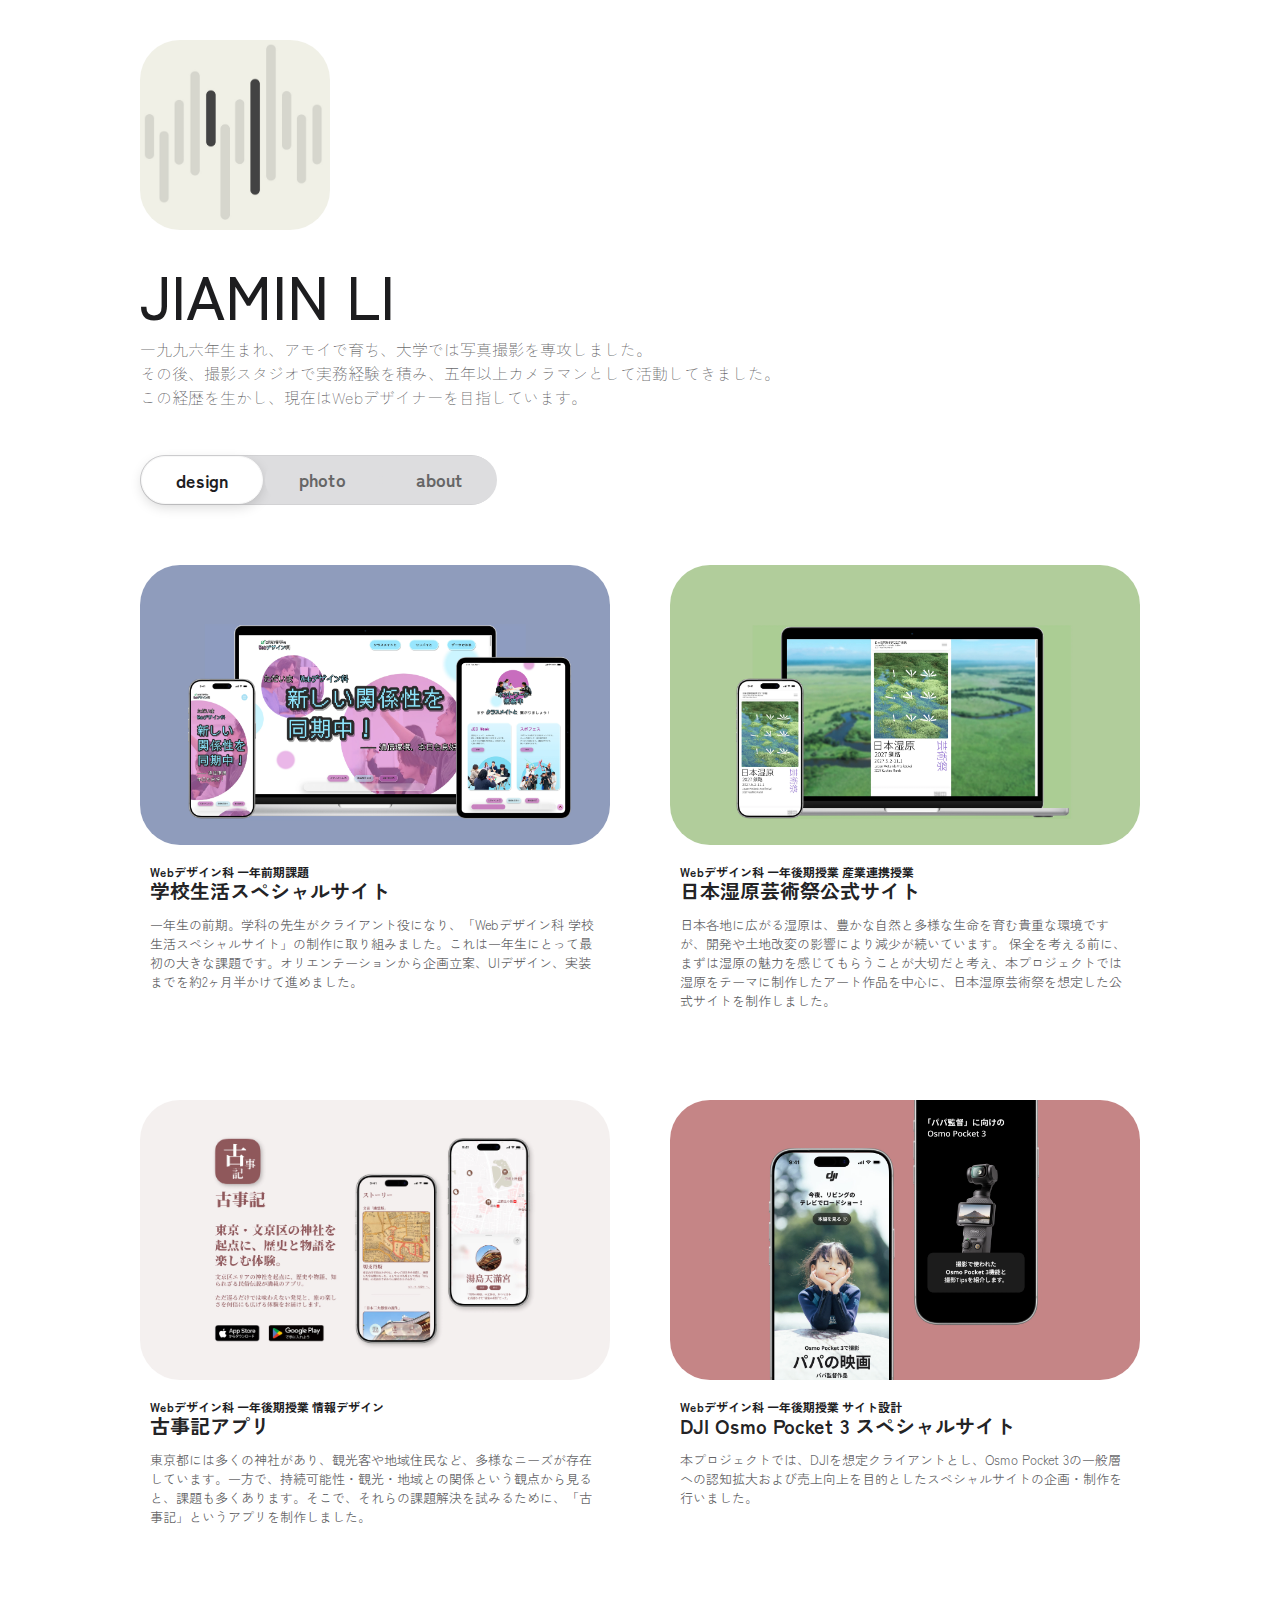
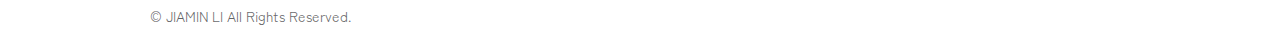
<file: index.html>
<!DOCTYPE html>
<html lang="ja">

<head>
    <meta charset="UTF-8">
    <meta name="viewport" content="width=device-width, initial-scale=1.0">
    <title>JIAMIN LI</title>
    <link rel="stylesheet" href="./css/style.css">
    <script src="./js/script.js" defer></script>
    <link rel="preconnect" href="https://fonts.googleapis.com">
    <link rel="preconnect" href="https://fonts.gstatic.com" crossorigin>
    <link href="https://fonts.googleapis.com/css2?family=Zen+Kaku+Gothic+New:wght@300;400;500;700;900&display=swap"
        rel="stylesheet">

</head>

<body class="page-design">
    <div class="main">
        <div class="part part-a">
            <section class="kojinsyoukai">
                <img class="icon-pc" src="./assets/img/icon.png" alt="ポートレート">
                <img class="icon-phone" src="./assets/img/icon.png" alt="ポートレート">
                <h1 class="h1">JIAMIN LI</h1>
                <p class="syousai syousai-pc">一九九六年生まれ、アモイで育ち、大学では写真撮影を専攻しました。<br>
                    その後、撮影スタジオで実務経験を積み、五年以上カメラマンとして活動してきました。<br>
                    この経歴を生かし、現在はWebデザイナーを目指しています。
                </p>
                <p class="syousai syousai-phone">一九九六年生まれ、アモイで育ち、大学では写真撮影を専攻しました。
                    その後、撮影スタジオで実務経験を積み、五年以上カメラマンとして活動してきました。
                    この経歴を生かし、現在はWebデザイナーを目指しています。
                </p>
            </section>
        </div>



        <div class="part part-b">
            <nav class="nav">
                <div>
                    <ul class="menu">
                        <li class="button-design"><a class="button-design-a" href="./index.html">design</a></li>
                        <li class="button-photo"><a class="button-photo-a" href="./photo/index.html">photo</a></li>
                        <li class="button-about"><a class="button-about-a" href="./about/index.html">about</a></li>
                    </ul>
                </div>
            </nav>
        </div>
        <div class="fade-up">
            <div class="part part-c">
                <section class="sakuhin sakuhin-g">

                    <section class="sakuhin sakuhin-a">
                        <a href="./zenkikadai/index.html" class="sakuhin-link">
                            <figure class="figure">
                                <img width="470" src="./assets/img/sakuhin-img-a.webp" alt="">
                                <figcaption class="figcaption">
                                    <h3 class="sakuhin-h3">Webデザイン科 一年前期課題</h3>
                                    <h2 class="sakuhin-h2">学校生活スペシャルサイト</h2>
                                    <p class="sakuhin-p">
                                        一年生の前期。学科の先生がクライアント役になり、「Webデザイン科
                                        学校生活スペシャルサイト」の制作に取り組みました。これは一年生にとって最初の大きな課題です。オリエンテーションから企画立案、UIデザイン、実装までを約2ヶ月半かけて進めました。
                                    </p>
                                </figcaption>
                            </figure>
                        </a>

                    </section>

                    <section class="sakuhin sakuhin-b">
                        <a href="./nihonshitsugen/index.html" class="sakuhin-link">
                            <figure class="figure">
                                <img width="470" src="./assets/img/sakuhin-img-b.webp" alt="">
                                <figcaption class="figcaption">
                                    <h3 class="sakuhin-h3">Webデザイン科 一年後期授業 産業連携授業</h3>
                                    <h2 class="sakuhin-h2">日本湿原芸術祭公式サイト</h2>
                                    <p class="sakuhin-p">
                                        日本各地に広がる湿原は、豊かな自然と多様な生命を育む貴重な環境ですが、開発や土地改変の影響により減少が続いています。
                                        保全を考える前に、まずは湿原の魅力を感じてもらうことが大切だと考え、本プロジェクトでは湿原をテーマに制作したアート作品を中心に、日本湿原芸術祭を想定した公式サイトを制作しました。
                                    </p>
                                </figcaption>
                            </figure>
                        </a>

                    </section>

                    <section class="sakuhin sakuhin-c">
                        <a href="./kojiki/index.html" class="sakuhin-link">
                            <figure class="figure">
                                <img width="470" src="./assets/img/sakuhin-img-c.webp" alt="">
                                <figcaption class="figcaption">
                                    <h3 class="sakuhin-h3">Webデザイン科 一年後期授業 情報デザイン</h3>
                                    <h2 class="sakuhin-h2">古事記アプリ</h2>
                                    <p class="sakuhin-p">
                                        東京都には多くの神社があり、観光客や地域住民など、多様なニーズが存在しています。一方で、持続可能性・観光・地域との関係という観点から見ると、課題も多くあります。そこで、それらの課題解決を試みるために、「古事記」というアプリを制作しました。
                                    </p>
                                </figcaption>
                            </figure>
                        </a>

                    </section>


                    <section class="sakuhin sakuhin-d">
                        <a href="./saitosekkei/index.html" class="sakuhin-link">
                            <figure class="figure">
                                <img width="470" src="./assets/img/sakuhin-img-d-b.webp" alt="">
                                <figcaption class="figcaption">
                                    <h3 class="sakuhin-h3">Webデザイン科 一年後期授業 サイト設計</h3>
                                    <h2 class="sakuhin-h2">DJI Osmo Pocket 3 スペシャルサイト</h2>
                                    <p class="sakuhin-p">
                                        本プロジェクトでは、DJIを想定クライアントとし、Osmo Pocket
                                        3の一般層への認知拡大および売上向上を目的としたスペシャルサイトの企画・制作を行いました。
                                    </p>
                                </figcaption>
                            </figure>
                        </a>

                    </section>
                </section>
            </div>
        </div>
        <div class="part part-d">
            <footer class="footer">
                <!-- contact: jiamin.li.design@gmail.com<br> -->
                © JIAMIN LI All Rights Reserved.
            </footer>
        </div>
    </div>
</body>

</html>
</file>
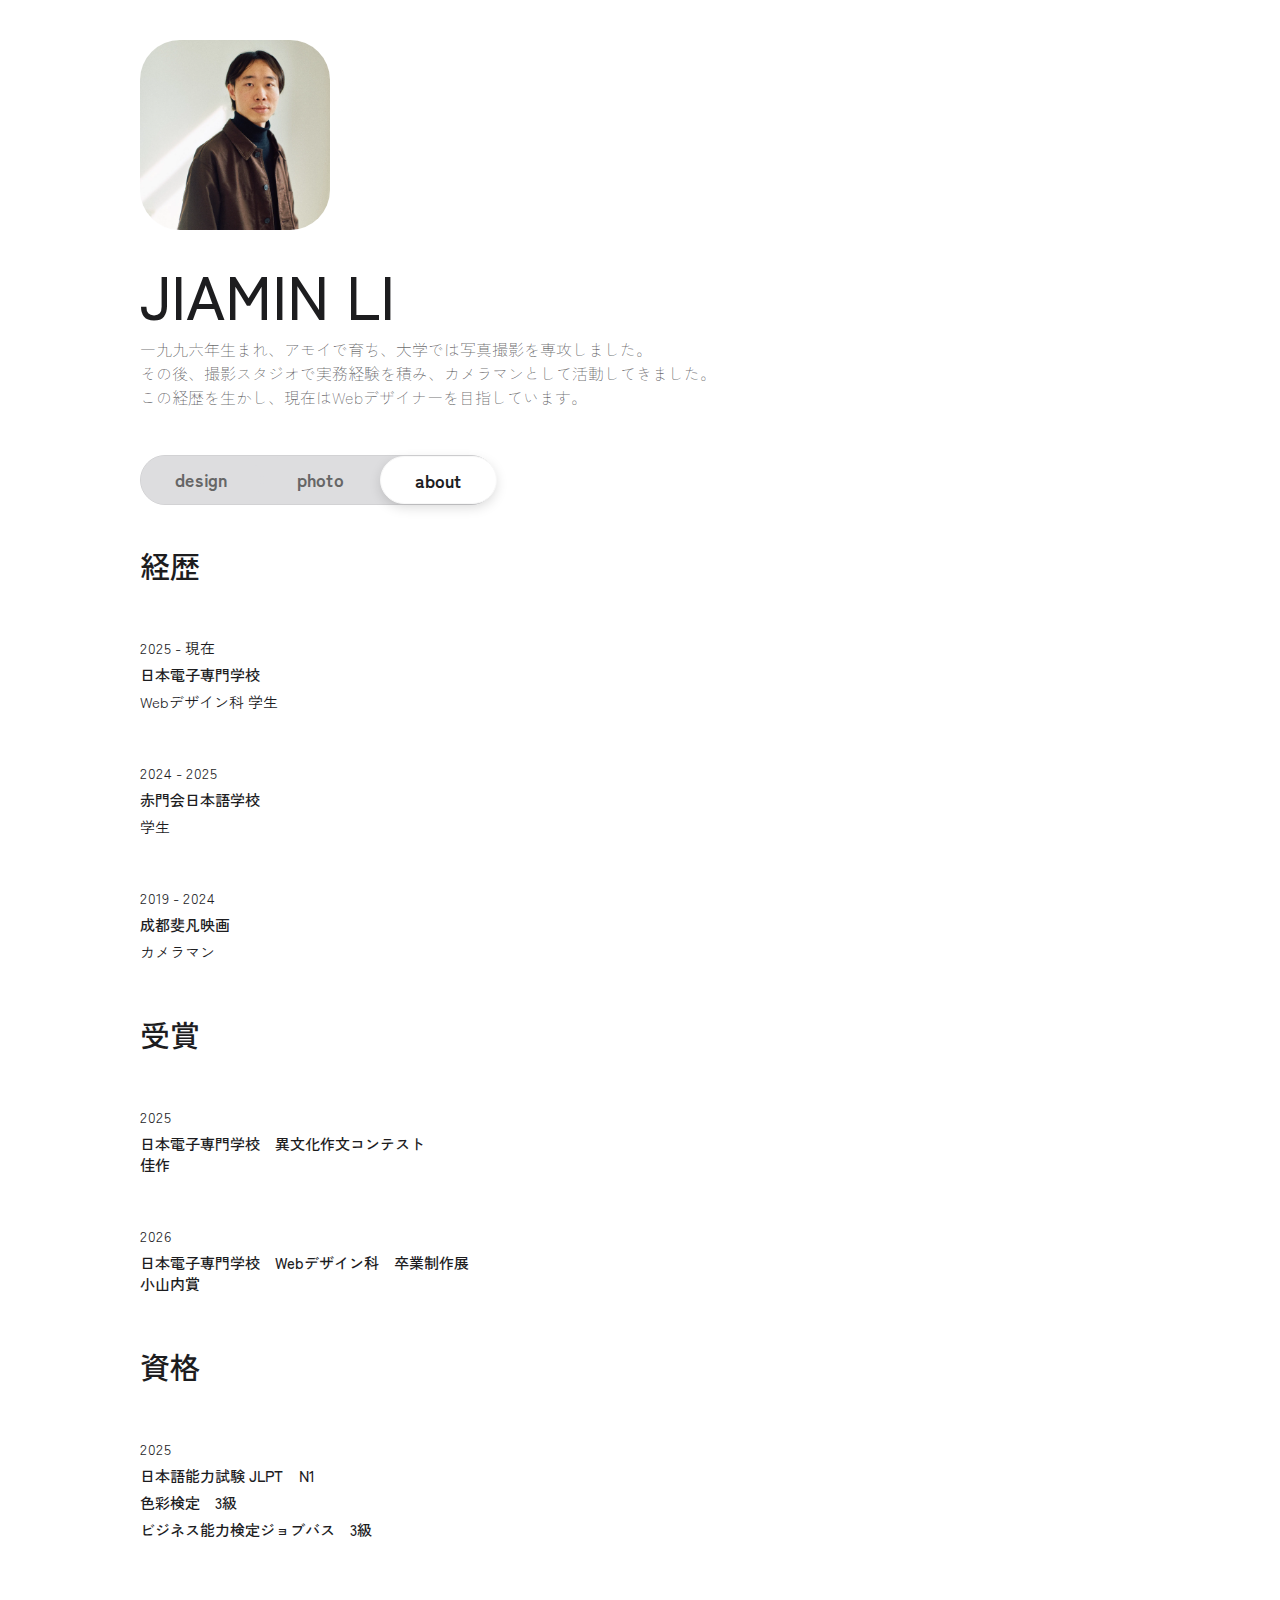
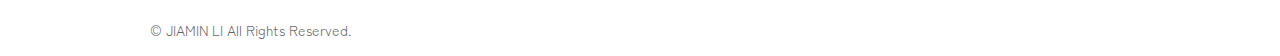
<file: about/index.html>
<!DOCTYPE html>
<html lang="ja">

<head>
    <meta charset="UTF-8">
    <meta name="viewport" content="width=device-width, initial-scale=1.0">
    <title>JIAMIN LI</title>
    <link rel="stylesheet" href="../css/style.css">
    <script src="../js/script.js" defer></script>
    <link rel="preconnect" href="https://fonts.googleapis.com">
    <link rel="preconnect" href="https://fonts.gstatic.com" crossorigin>
    <link href="https://fonts.googleapis.com/css2?family=Zen+Kaku+Gothic+New:wght@300;400;500;700;900&display=swap"
        rel="stylesheet">
    <link rel="icon" href="../assets/img/favicon.png" type="image/png">
    <link rel="apple-touch-icon" href="../assets/img/favicon.png">

</head>

<body class="page-about">
    <div class="main">
        <div class="part part-a">
            <section class="kojinsyoukai">
                <img class="icon-pc" src="../assets/img/icon.webp" alt="ポートレート">
                <img class="icon-phone" src="../assets/img/icon-phone.webp" alt="ポートレート">
                <h1 class="h1">JIAMIN LI</h1>
                <p class="syousai syousai-pc">一九九六年生まれ、アモイで育ち、大学では写真撮影を専攻しました。<br>
                    その後、撮影スタジオで実務経験を積み、カメラマンとして活動してきました。<br>
                    この経歴を生かし、現在はWebデザイナーを目指しています。
                </p>
                <p class="syousai syousai-phone">一九九六年生まれ、アモイで育ち、大学では写真撮影を専攻しました。
                    その後、撮影スタジオで実務経験を積み、カメラマンとして活動してきました。
                    この経歴を生かし、現在はWebデザイナーを目指しています。
                </p>
            </section>
        </div>

        <div class="part part-b">
            <nav class="nav">
                <div>
                    <ul class="menu">
                        <li class="button-design"><a class="button-design-a" href="../index.html">design</a></li>
                        <li class="button-photo"><a class="button-photo-a" href="../photo/index.html">photo</a></li>
                        <li class="button-about"><a class="button-about-a" href="#">about</a></li>
                    </ul>
                </div>
            </nav>
        </div>

        <div class="fade-up">
            <div class="part part-c">

                <h2 class="about-part-c-title">経歴</h2>
                <div class="about-part-c-a">
                    <p class="about-part-c-a-time">
                        2025 - 現在
                    </p>
                    <h3 class="about-part-c-a-h3">
                        日本電子専門学校
                    </h3>
                    <p class="about-part-c-a-setsumei">
                        Webデザイン科 学生
                    </p>

                </div>

                <div class="about-part-c-b">
                    <p class="about-part-c-b-time">
                        2024 - 2025
                    </p>
                    <h3 class="about-part-c-b-h3">
                        赤門会日本語学校
                    </h3>
                    <p class="about-part-c-b-setsumei">
                        学生
                    </p>

                </div>


                <div class="about-part-c-c">
                    <p class="about-part-c-c-time">
                        2019 - 2024
                    </p>
                    <h3 class="about-part-c-c-h3">
                        成都斐凡映画
                    </h3>
                    <p class="about-part-c-c-setsumei">
                        カメラマン
                    </p>

                </div>
                <h2 class="about-part-c-title">受賞</h2>
                <div class="about-part-c-d">
                    <p class="about-part-c-d-time">
                        2025
                    </p>
                    <h3 class="about-part-c-d-h3">日本電子専門学校　異文化作文コンテスト<br>佳作</h3>
                </div>

                <div class="about-part-c-e">
                    <p class="about-part-c-e-time">
                        2026
                    </p>
                    <h3 class="about-part-c-e-h3">日本電子専門学校　Webデザイン科　卒業制作展<br>小山内賞</h3>
                </div>


                <h2 class="about-part-c-title">資格</h2>
                <div class="about-part-c-f">
                    <p class="about-part-c-f-time">
                        2025
                    </p>
                    <h3 class="about-part-c-f-h3">日本語能力試験 JLPT　N1</h3>
                    <h3 class="about-part-c-f-h3">色彩検定　3級</h3>
                    <h3 class="about-part-c-f-h3">ビジネス能力検定ジョブバス　3級</h3>
                </div>


            </div>
        </div>

        <div class="part part-d">
            <footer class="footer">
                © JIAMIN LI All Rights Reserved.
            </footer>
        </div>
    </div>
</body>

</html>
</file>
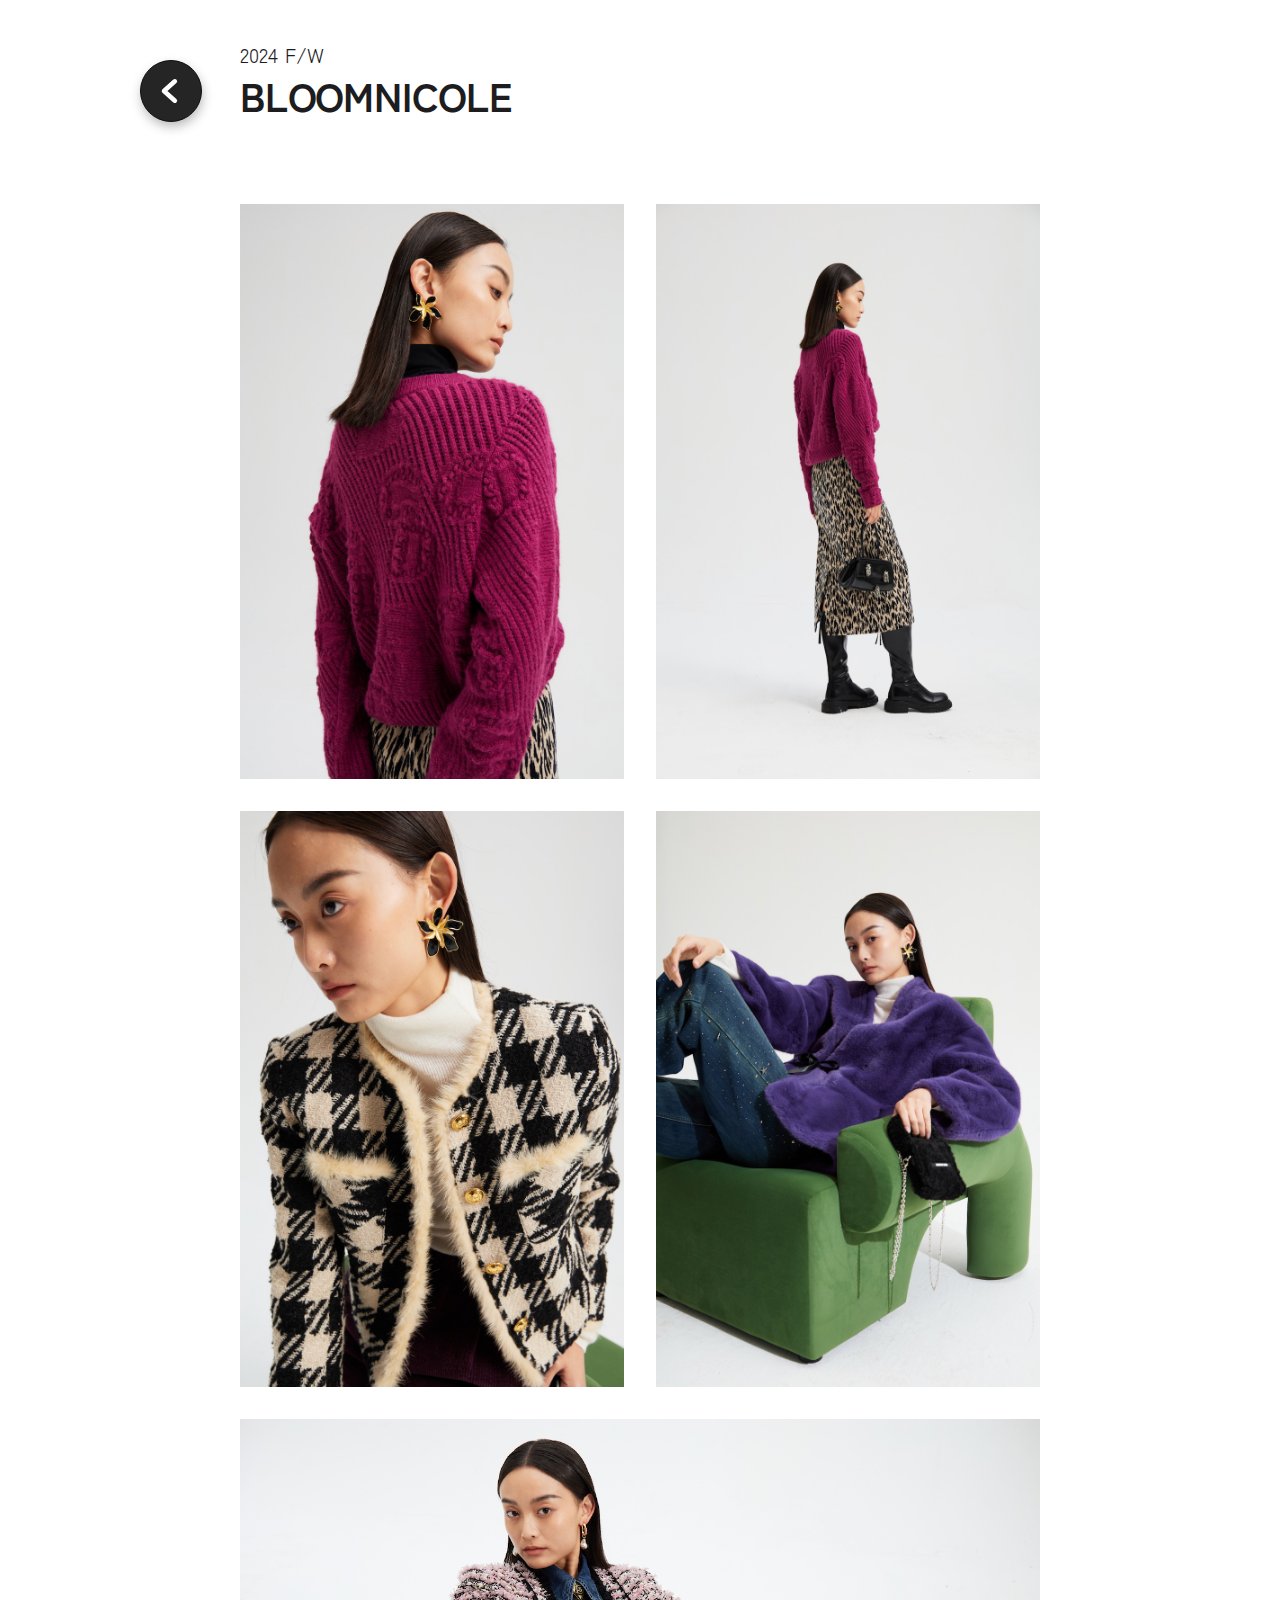
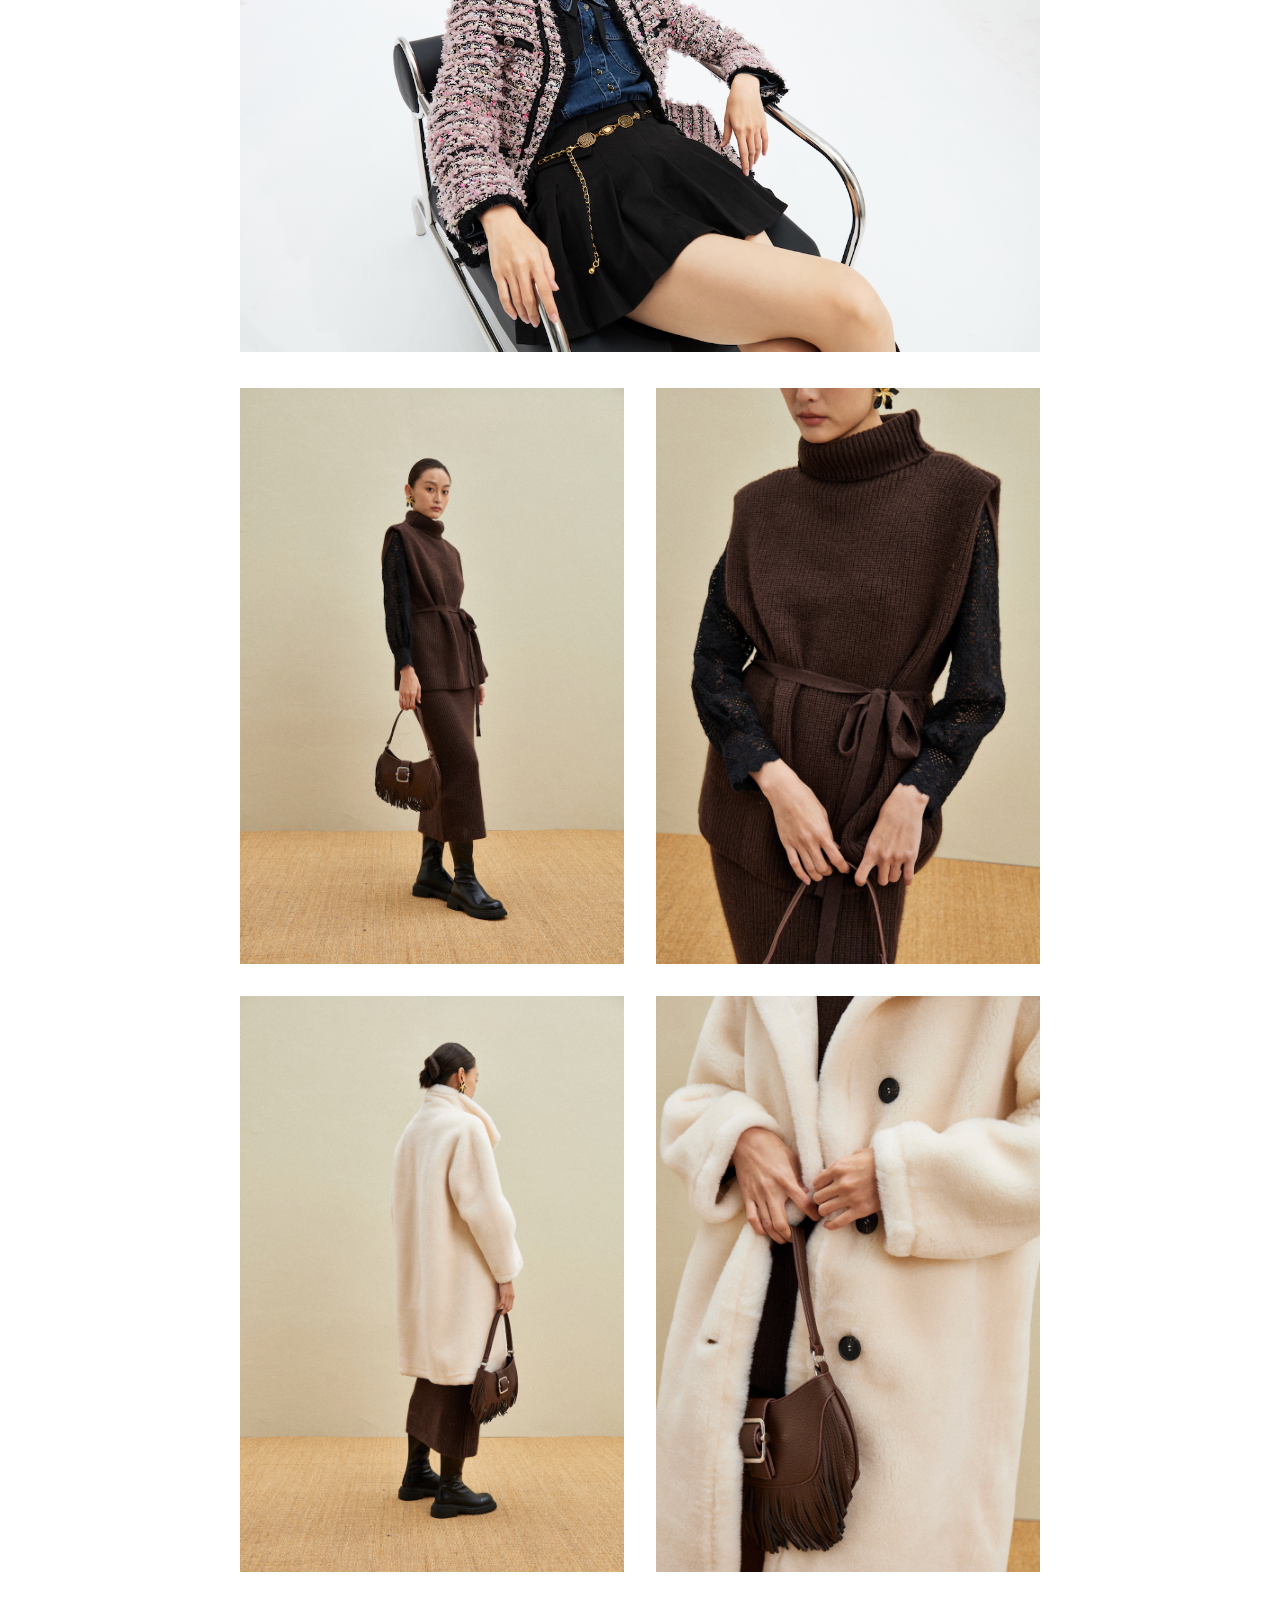
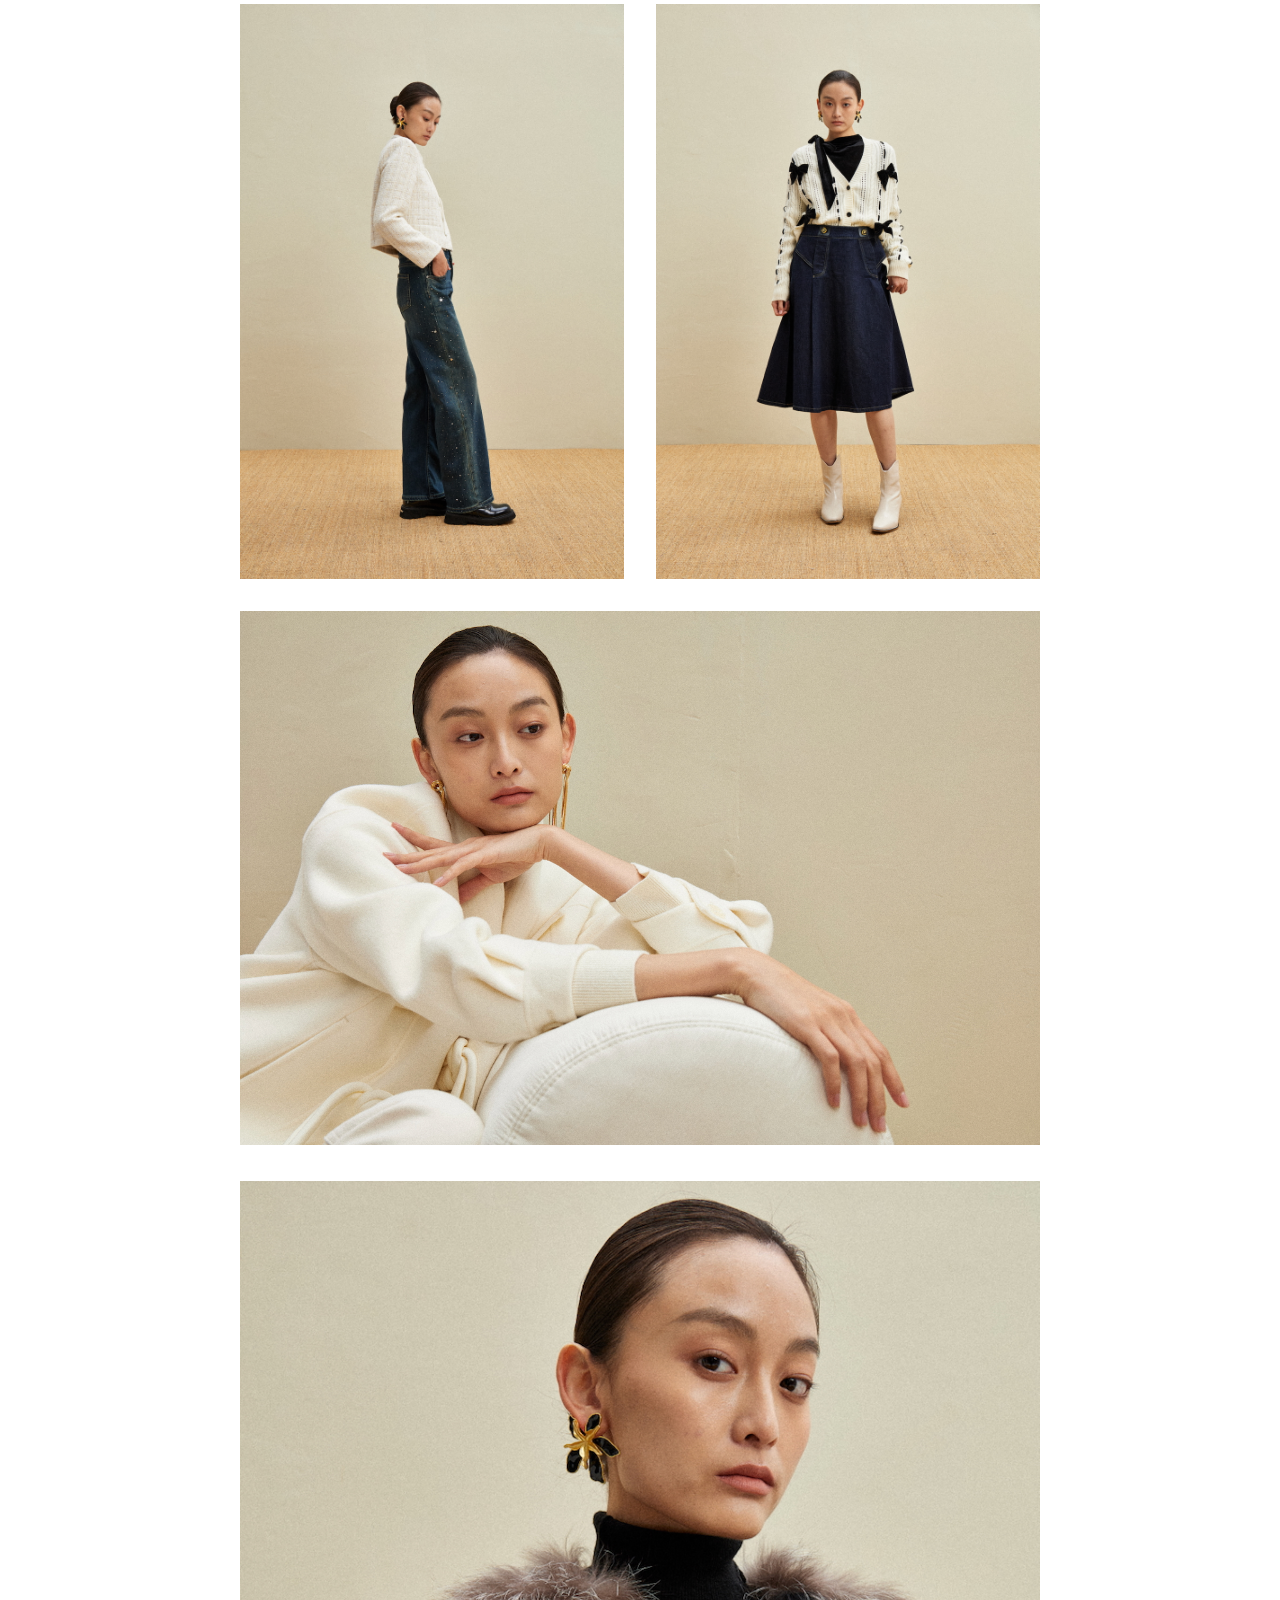
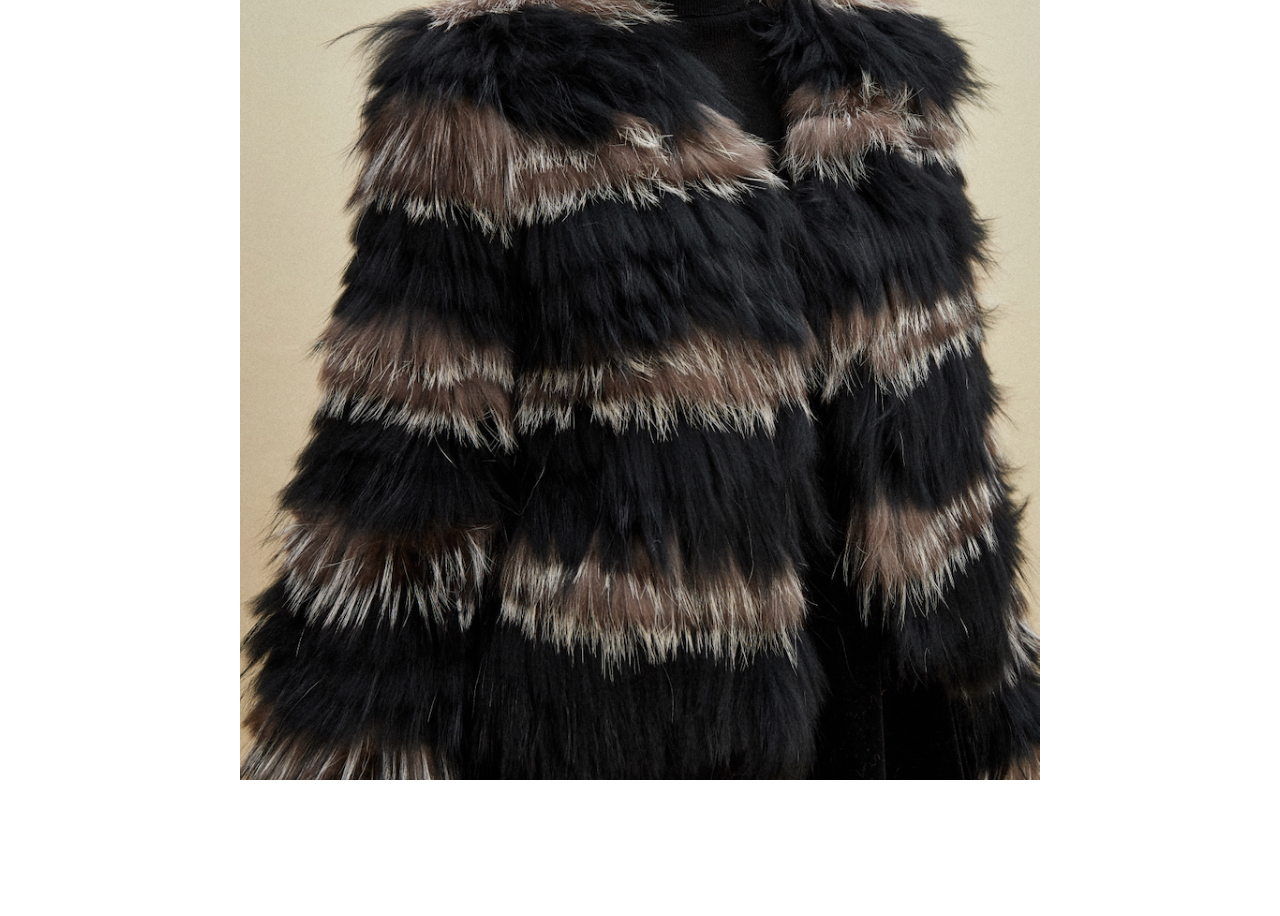
<file: bloomnicole/index.html>
<!DOCTYPE html>
<html lang="ja">

<head>
    <meta charset="UTF-8">
    <meta name="viewport" content="width=device-width, initial-scale=1.0">
    <title>JIAMIN LI</title>
    <link rel="stylesheet" href="../css/style.css">
    <script src="../js/script.js" defer></script>
    <link rel="preconnect" href="https://fonts.googleapis.com">
    <link rel="preconnect" href="https://fonts.gstatic.com" crossorigin>
    <link href="https://fonts.googleapis.com/css2?family=Zen+Kaku+Gothic+New:wght@300;400;500;700;900&display=swap"
        rel="stylesheet">
    <link rel="icon" href="../assets/img/favicon.png" type="image/png">
    <link rel="apple-touch-icon" href="../assets/img/favicon.png">

</head>

<body class="page-enildettod">
    <div class="main">
        <div class="button-back">
            <a href="../photo/index.html" onclick="history.back(); return false;">
                <img width="65" class="but-left" src="../assets/img/Chevron_Left_MD.svg" alt="back">
            </a>
        </div>
        <div class="fade-up">
            <section class="blog-content">
                <h2 class="h2-blog">2024 F/W</h2>
                <h1 class="h1-blog">BLOOMNICOLE</h1>
                <div class="blog-photo-BLOOMNICOLE">
                    <div class="blog-photo-BLOOMNICOLE-g">
                        <div class="BLOOMNICOLE-look1">
                            <img src="../assets/img/BLOOMNICOLE-look1-1.jpeg" alt="BLOOMNICOLE-look">
                            <img src="../assets/img/BLOOMNICOLE-look1-2.jpeg" alt="BLOOMNICOLE-look">
                        </div>
                        <div class="BLOOMNICOLE-look2">
                            <img src="../assets/img/BLOOMNICOLE-look2-1.jpeg" alt="BLOOMNICOLE-look">
                            <img src="../assets/img/BLOOMNICOLE-look2-2.jpeg" alt="BLOOMNICOLE-look">
                        </div>
                    </div>
                    <img class="BLOOMNICOLE-look3" src="../assets/img/BLOOMNICOLE-look3.jpeg" alt="BLOOMNICOLE-look">
                    <div class="blog-photo-BLOOMNICOLE-g">
                        <div class="BLOOMNICOLE-look4">
                            <img src="../assets/img/BLOOMNICOLE-look4-1.jpeg" alt="BLOOMNICOLE-look">
                            <img src="../assets/img/BLOOMNICOLE-look4-2.jpeg" alt="BLOOMNICOLE-look">
                        </div>
                        <div class="BLOOMNICOLE-look5">
                            <img src="../assets/img/BLOOMNICOLE-look5-1.jpeg" alt="BLOOMNICOLE-look">
                            <img src="../assets/img/BLOOMNICOLE-look5-2.jpeg" alt="BLOOMNICOLE-look">
                        </div>
                        <div class="BLOOMNICOLE-look6">
                            <img src="../assets/img/BLOOMNICOLE-look6-1.jpeg" alt="BLOOMNICOLE-look">
                            <img src="../assets/img/BLOOMNICOLE-look6-2.jpeg" alt="BLOOMNICOLE-look">
                        </div>
                    </div>
                    <img class="BLOOMNICOLE-look8" src="../assets/img/BLOOMNICOLE-look8.jpeg" alt="BLOOMNICOLE-look">
                    <img class="BLOOMNICOLE-look7" src="../assets/img/BLOOMNICOLE-look7.jpeg" alt="BLOOMNICOLE-look">
                </div>
            </section>
        </div>
    </div>


    </section>
    </div>
</body>

</html>
</file>
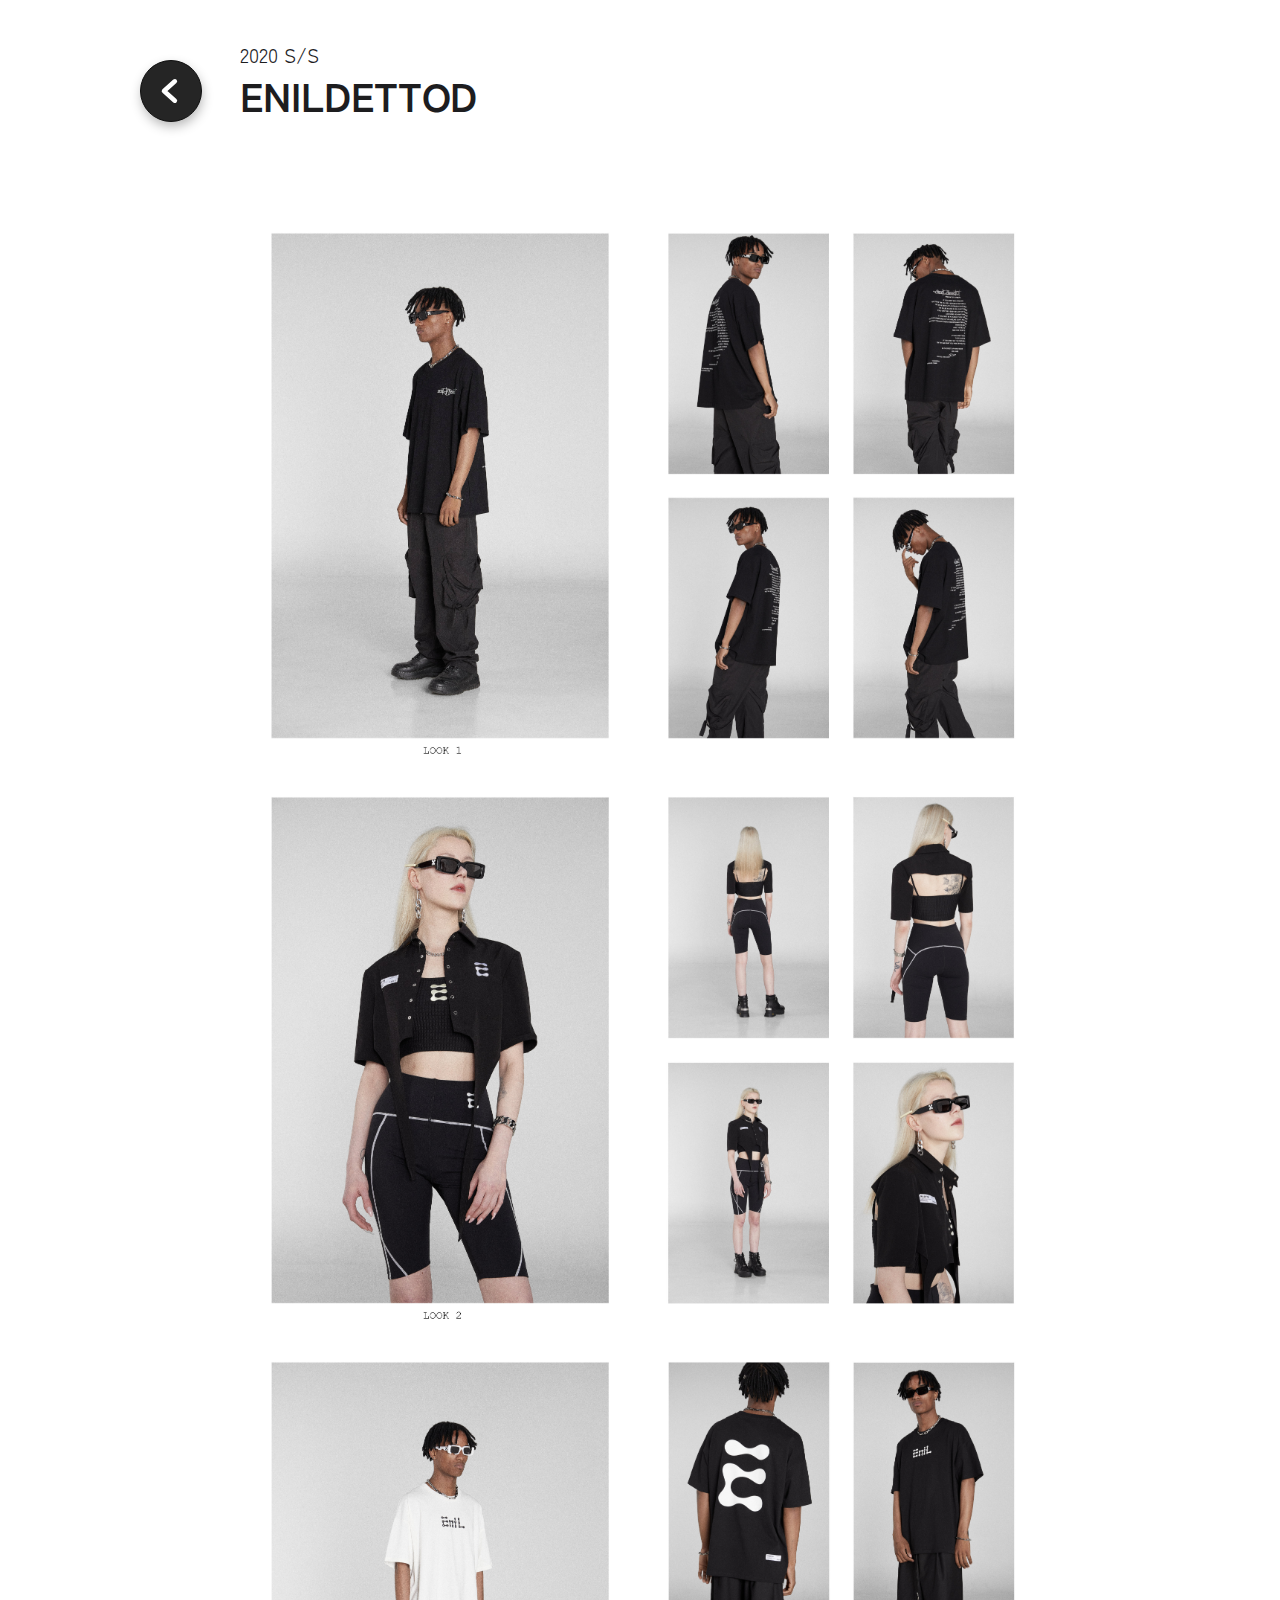
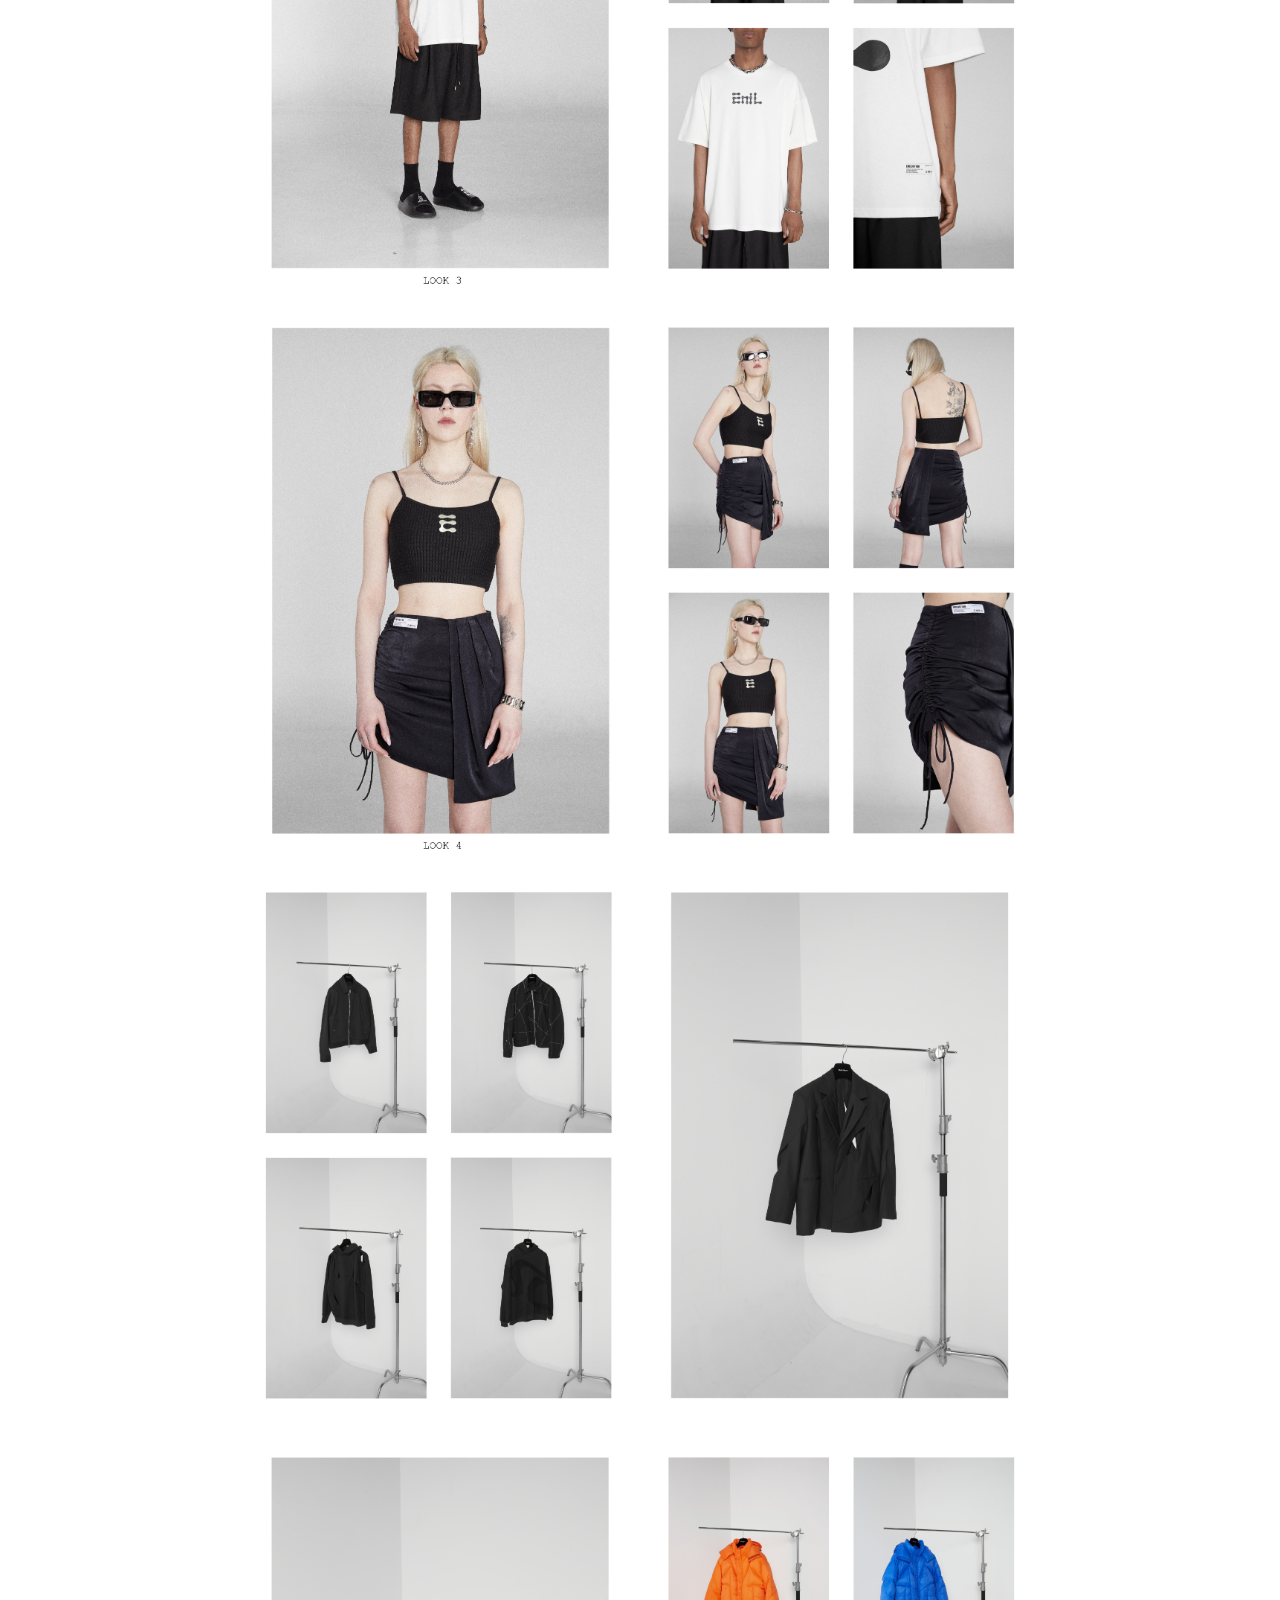
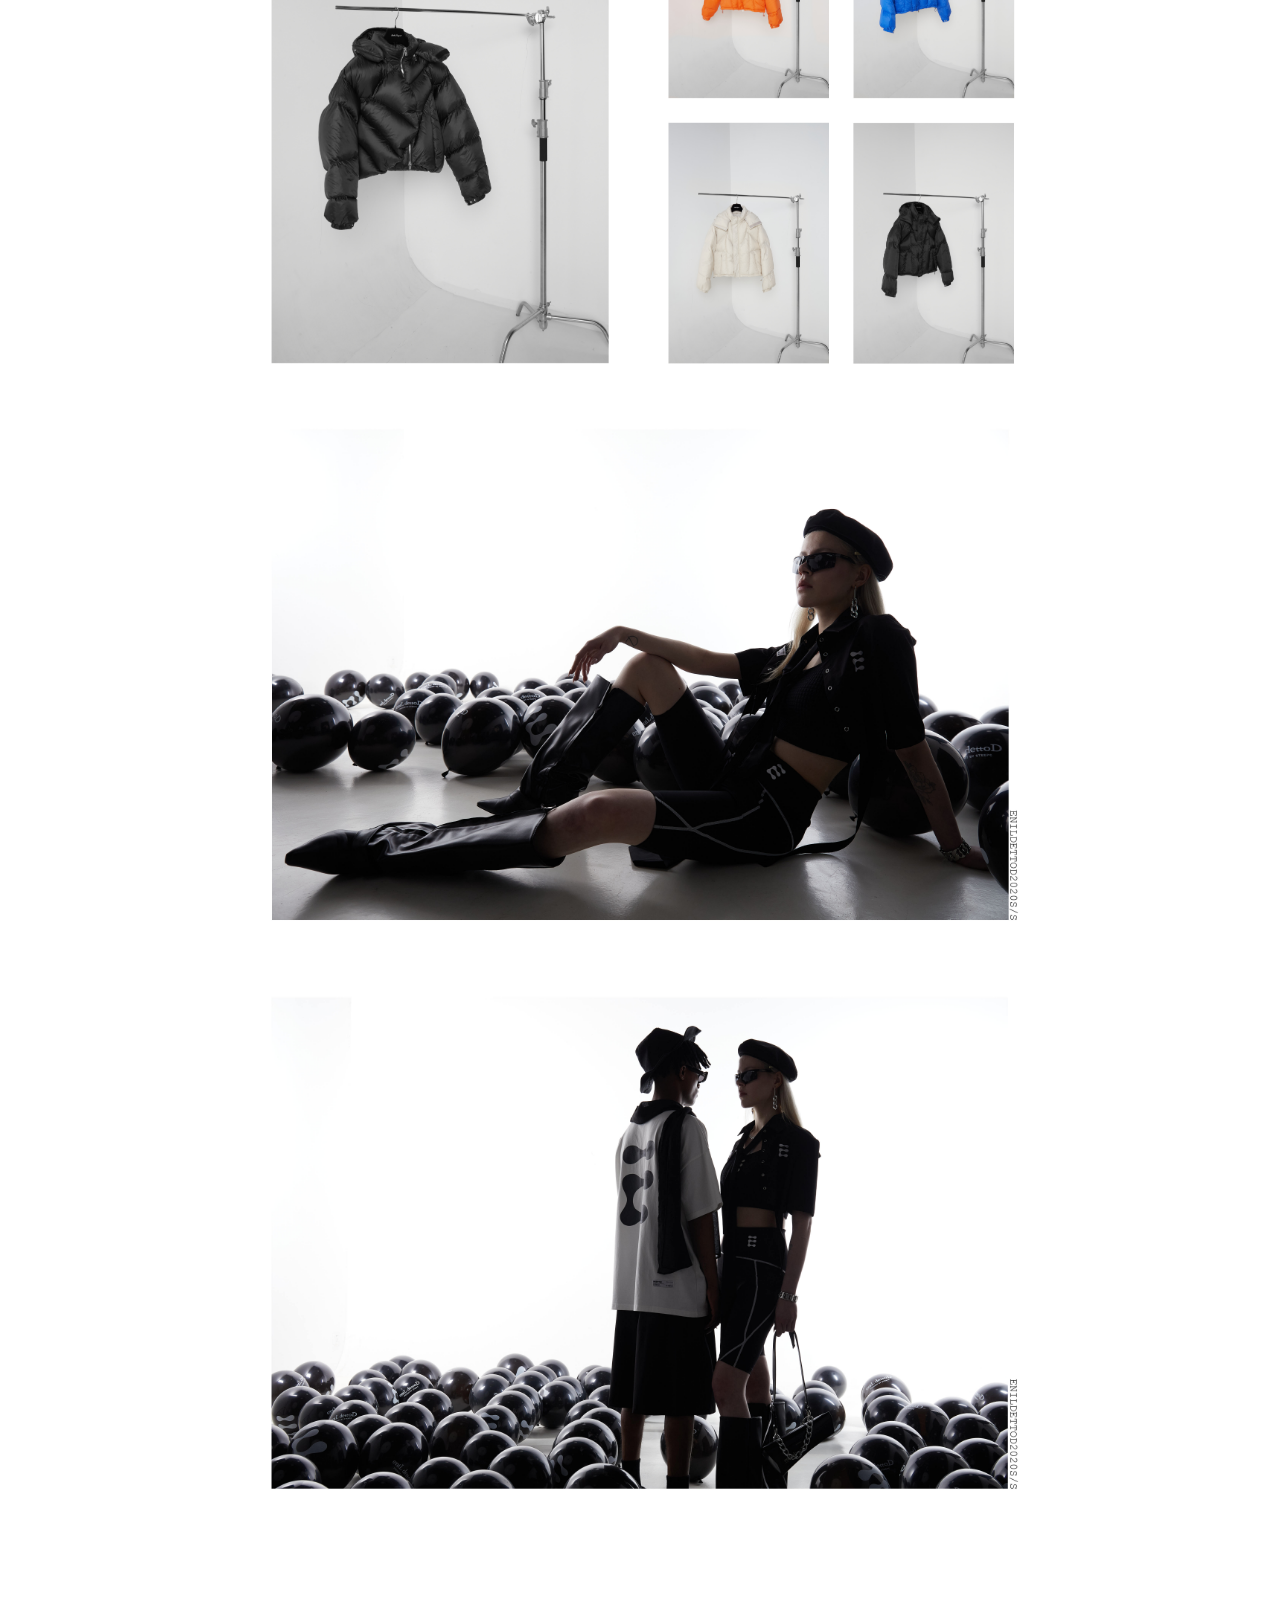
<file: enildettod/index.html>
<!DOCTYPE html>
<html lang="ja">

<head>
    <meta charset="UTF-8">
    <meta name="viewport" content="width=device-width, initial-scale=1.0">
    <title>JIAMIN LI</title>
    <link rel="stylesheet" href="../css/style.css">
    <script src="../js/script.js" defer></script>
    <link rel="preconnect" href="https://fonts.googleapis.com">
    <link rel="preconnect" href="https://fonts.gstatic.com" crossorigin>
    <link href="https://fonts.googleapis.com/css2?family=Zen+Kaku+Gothic+New:wght@300;400;500;700;900&display=swap"
        rel="stylesheet">
    <link rel="icon" href="../assets/img/favicon.png" type="image/png">
    <link rel="apple-touch-icon" href="../assets/img/favicon.png">

</head>

<body class="page-enildettod">
    <div class="main">
        <div class="button-back">
            <a href="../photo/index.html" onclick="history.back(); return false;">
                <img width="65" class="but-left" src="../assets/img/Chevron_Left_MD.svg" alt="back">
            </a>
        </div>
        <div class="fade-up">
            <section class="blog-content">
                <h2 class="h2-blog">2020 S/S</h2>
                <h1 class="h1-blog">ENILDETTOD</h1>
                <div class="blog-photo-ENILDETTOD">
                    <div class="blog-photo-g">
                        <div class="enildettod-look1">
                            <img src="../assets/img/ENILDETTOD-look1-1.jpg" alt="ENILDETTOD-look">
                            <img src="../assets/img/ENILDETTOD-look1-2_1.jpg" alt="ENILDETTOD-look">
                        </div>
                        <div class="enildettod-look2">
                            <img src="../assets/img/ENILDETTOD-look2-1_1.jpg" alt="ENILDETTOD-look">
                            <img src="../assets/img/ENILDETTOD-look2-2_1.jpg" alt="ENILDETTOD-look">
                        </div>
                        <div class="enildettod-look3">
                            <img src="../assets/img/ENILDETTOD-look3-1_1.jpg" alt="ENILDETTOD-look">
                            <img src="../assets/img/ENILDETTOD-look3-2_1.jpg" alt="ENILDETTOD-look">
                        </div>
                        <div class="enildettod-look4">
                            <img src="../assets/img/ENILDETTOD-look4-1_1.jpg" alt="ENILDETTOD-look">
                            <img src="../assets/img/ENILDETTOD-look4-2_1.jpg" alt="ENILDETTOD-look">
                        </div>
                        <div class="enildettod-look5">
                            <img src="../assets/img/ENILDETTOD-look5-1_1.jpg" alt="ENILDETTOD-look">
                            <img src="../assets/img/ENILDETTOD-look5-2_1.jpg" alt="ENILDETTOD-look">
                        </div>
                        <div class="enildettod-look6">
                            <img src="../assets/img/ENILDETTOD-look6-1_1.jpg" alt="ENILDETTOD-look">
                            <img src="../assets/img/ENILDETTOD-look6-2_1.jpg" alt="ENILDETTOD-look">
                        </div>
                    </div>
                    <img class="ENILDETTOD-look7" src="../assets/img/ENILDETTOD-look7.jpg" alt="ENILDETTOD-look">
                    <img class="ENILDETTOD-look8" src="../assets/img/ENILDETTOD-look8.jpg" alt="ENILDETTOD-look">
                </div>
            </section>
        </div>
    </div>
</body>

</html>
</file>
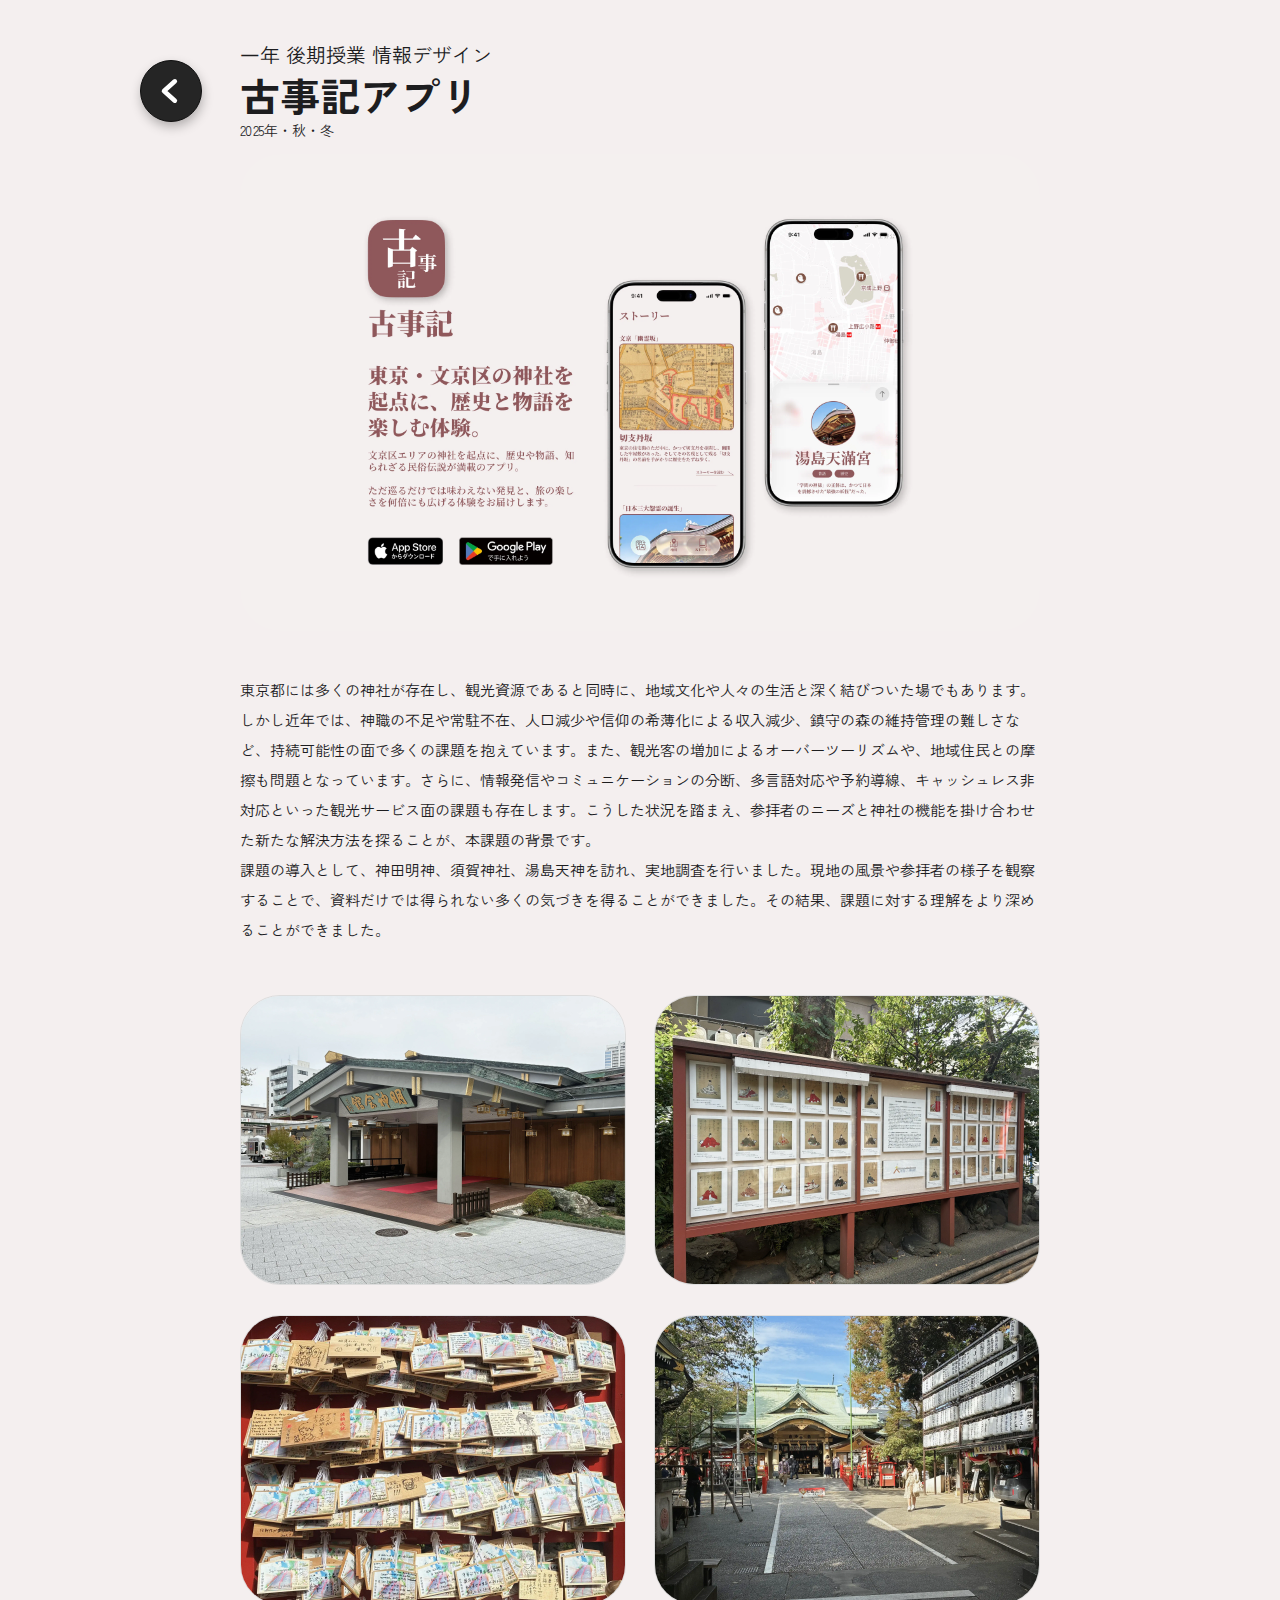
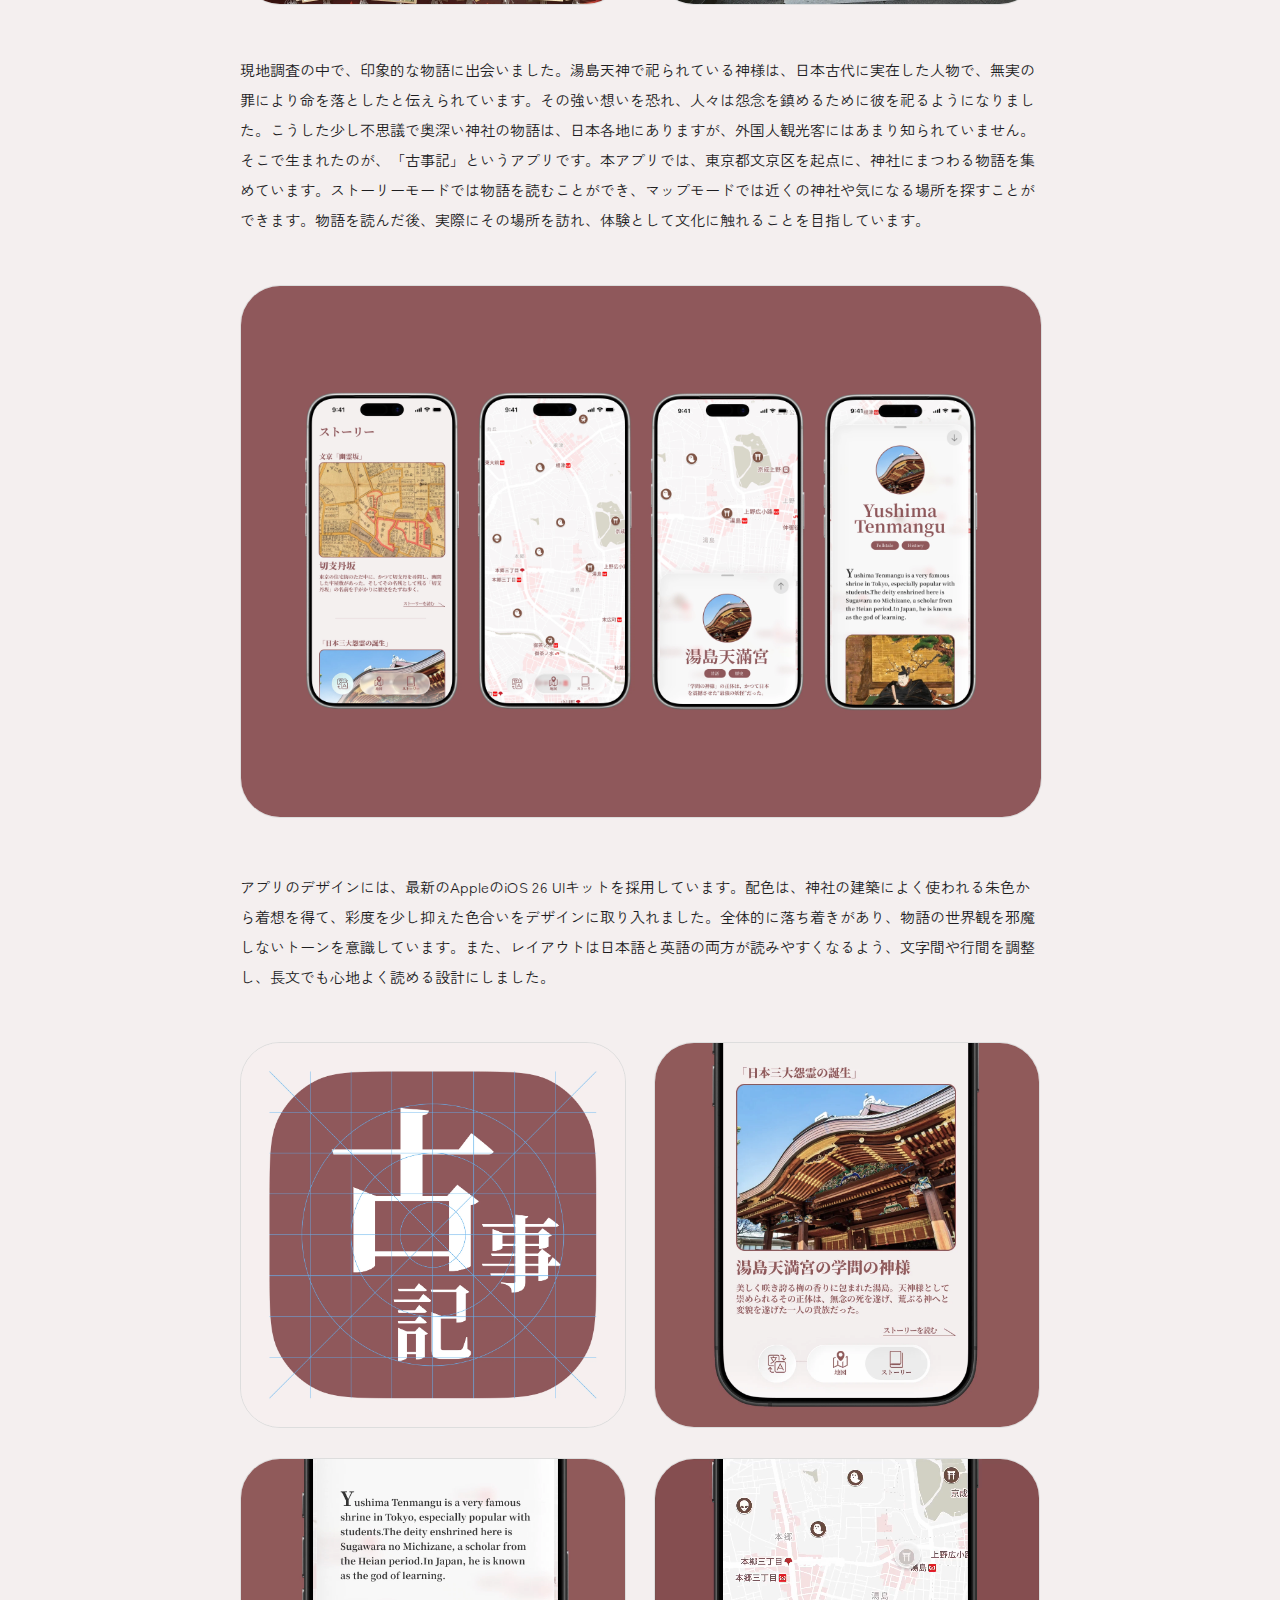
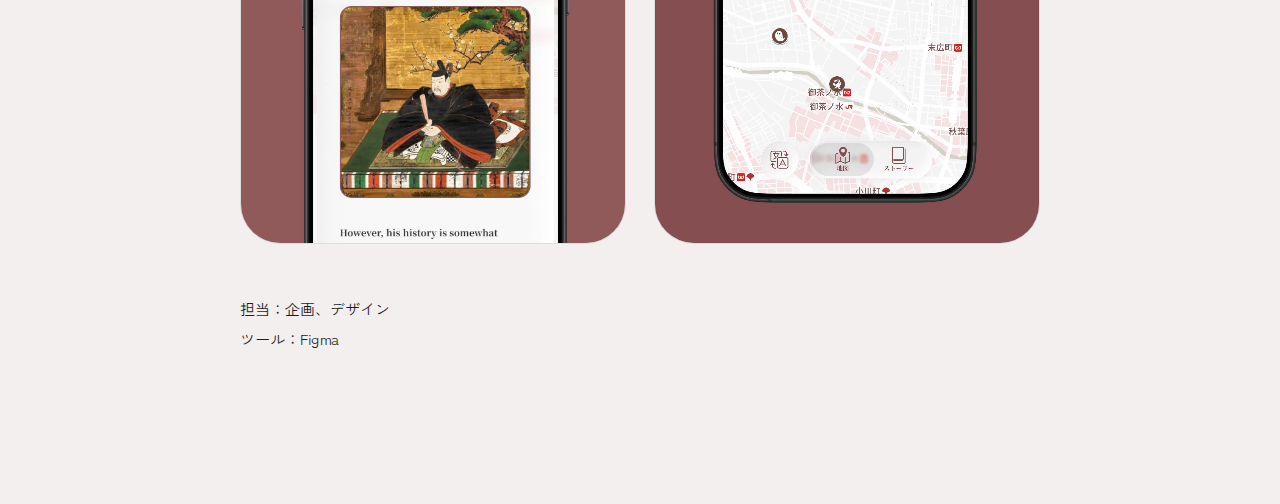
<file: kojiki/index.html>
<!DOCTYPE html>
<html lang="ja">

<head>
    <meta charset="UTF-8">
    <meta name="viewport" content="width=device-width, initial-scale=1.0">
    <title>JIAMIN LI</title>
    <link rel="stylesheet" href="../css/style.css">
    <script src="../js/script.js" defer></script>
    <link rel="preconnect" href="https://fonts.googleapis.com">
    <link rel="preconnect" href="https://fonts.gstatic.com" crossorigin>
    <link href="https://fonts.googleapis.com/css2?family=Zen+Kaku+Gothic+New:wght@300;400;500;700;900&display=swap"
        rel="stylesheet">
    <link rel="icon" href="../assets/img/favicon.png" type="image/png">
    <link rel="apple-touch-icon" href="../assets/img/favicon.png">

</head>

<body class="page-kojiki">
    <div class="main">
        <div class="button-back">
            <a href="../index.html" onclick="history.back(); return false;">
                <img width="65" class="but-left" src="../assets/img/Chevron_Left_MD.svg" alt="back">
            </a>
        </div>
        <div class="fade-up">
            <section class="blog-content">
                <h2 class="h2-blog">一年 後期授業 情報デザイン</h2>
                <h1 class="h1-blog">古事記アプリ</h1>
                <h3 class="h3-blog">2025年・秋・冬</h3>
                <img class="topimg" src="../assets/img/sakuhin-img-c.webp" alt="">
                <p class="p-blog p-blog-1">
                    東京都には多くの神社が存在し、観光資源であると同時に、地域文化や人々の生活と深く結びついた場でもあります。しかし近年では、神職の不足や常駐不在、人口減少や信仰の希薄化による収入減少、鎮守の森の維持管理の難しさなど、持続可能性の面で多くの課題を抱えています。また、観光客の増加によるオーバーツーリズムや、地域住民との摩擦も問題となっています。さらに、情報発信やコミュニケーションの分断、多言語対応や予約導線、キャッシュレス非対応といった観光サービス面の課題も存在します。こうした状況を踏まえ、参拝者のニーズと神社の機能を掛け合わせた新たな解決方法を探ることが、本課題の背景です。<br>課題の導入として、神田明神、須賀神社、湯島天神を訪れ、実地調査を行いました。現地の風景や参拝者の様子を観察することで、資料だけでは得られない多くの気づきを得ることができました。その結果、課題に対する理解をより深めることができました。
                </p>


                </p>
                <div class="kojiki-img-g1">
                    <img class="cyousa-img-1 cyousa-img" src="../assets/img/cyousa-img-1.webp" alt="">
                    <img class="cyousa-img-2 cyousa-img" src="../assets/img/cyousa-img-2.webp" alt="">
                    <img class="cyousa-img-3 cyousa-img" src="../assets/img/cyousa-img-3.webp" alt="">
                    <img class="cyousa-img-4 cyousa-img" src="../assets/img/cyousa-img-4.webp" alt="">

                </div>

                <p class="p-blog p-blog-2">
                    現地調査の中で、印象的な物語に出会いました。湯島天神で祀られている神様は、日本古代に実在した人物で、無実の罪により命を落としたと伝えられています。その強い想いを恐れ、人々は怨念を鎮めるために彼を祀るようになりました。こうした少し不思議で奥深い神社の物語は、日本各地にありますが、外国人観光客にはあまり知られていません。<br>
                    そこで生まれたのが、「古事記」というアプリです。本アプリでは、東京都文京区を起点に、神社にまつわる物語を集めています。ストーリーモードでは物語を読むことができ、マップモードでは近くの神社や気になる場所を探すことができます。物語を読んだ後、実際にその場所を訪れ、体験として文化に触れることを目指しています。
                </p>

                <img class="kojiki-img-5 " src="../assets/img/Frame 1.webp" alt="">


                <p class="p-blog p-blog-3">
                    アプリのデザインには、最新のAppleのiOS 26
                    UIキットを採用しています。配色は、神社の建築によく使われる朱色から着想を得て、彩度を少し抑えた色合いをデザインに取り入れました。全体的に落ち着きがあり、物語の世界観を邪魔しないトーンを意識しています。また、レイアウトは日本語と英語の両方が読みやすくなるよう、文字間や行間を調整し、長文でも心地よく読める設計にしました。
                </p>
                <div class="kojiki-img-g2">
                    <img class="kojiki-img-6 kojiki-img" src="../assets/img/App Icon Template.webp" alt="">
                    <img class="kojiki-img-8 kojiki-img" src="../assets/img/kojiki-img-8.webp" alt="">
                    <img class="kojiki-img-7 kojiki-img" src="../assets/img/kojiki-img-7.webp" alt="">
                    <video autoplay loop muted playsinline class="kojiki-v1-blog auto-video"
                        src="../assets/video/kojikitanchuangyanshi.mp4"></video>

                </div>

                <p class="p-blog p-blog-4">
                    担当：企画、デザイン<br>
                    ツール：Figma
                </p>
            </section>
        </div>

    </div>
</body>

</html>
</file>
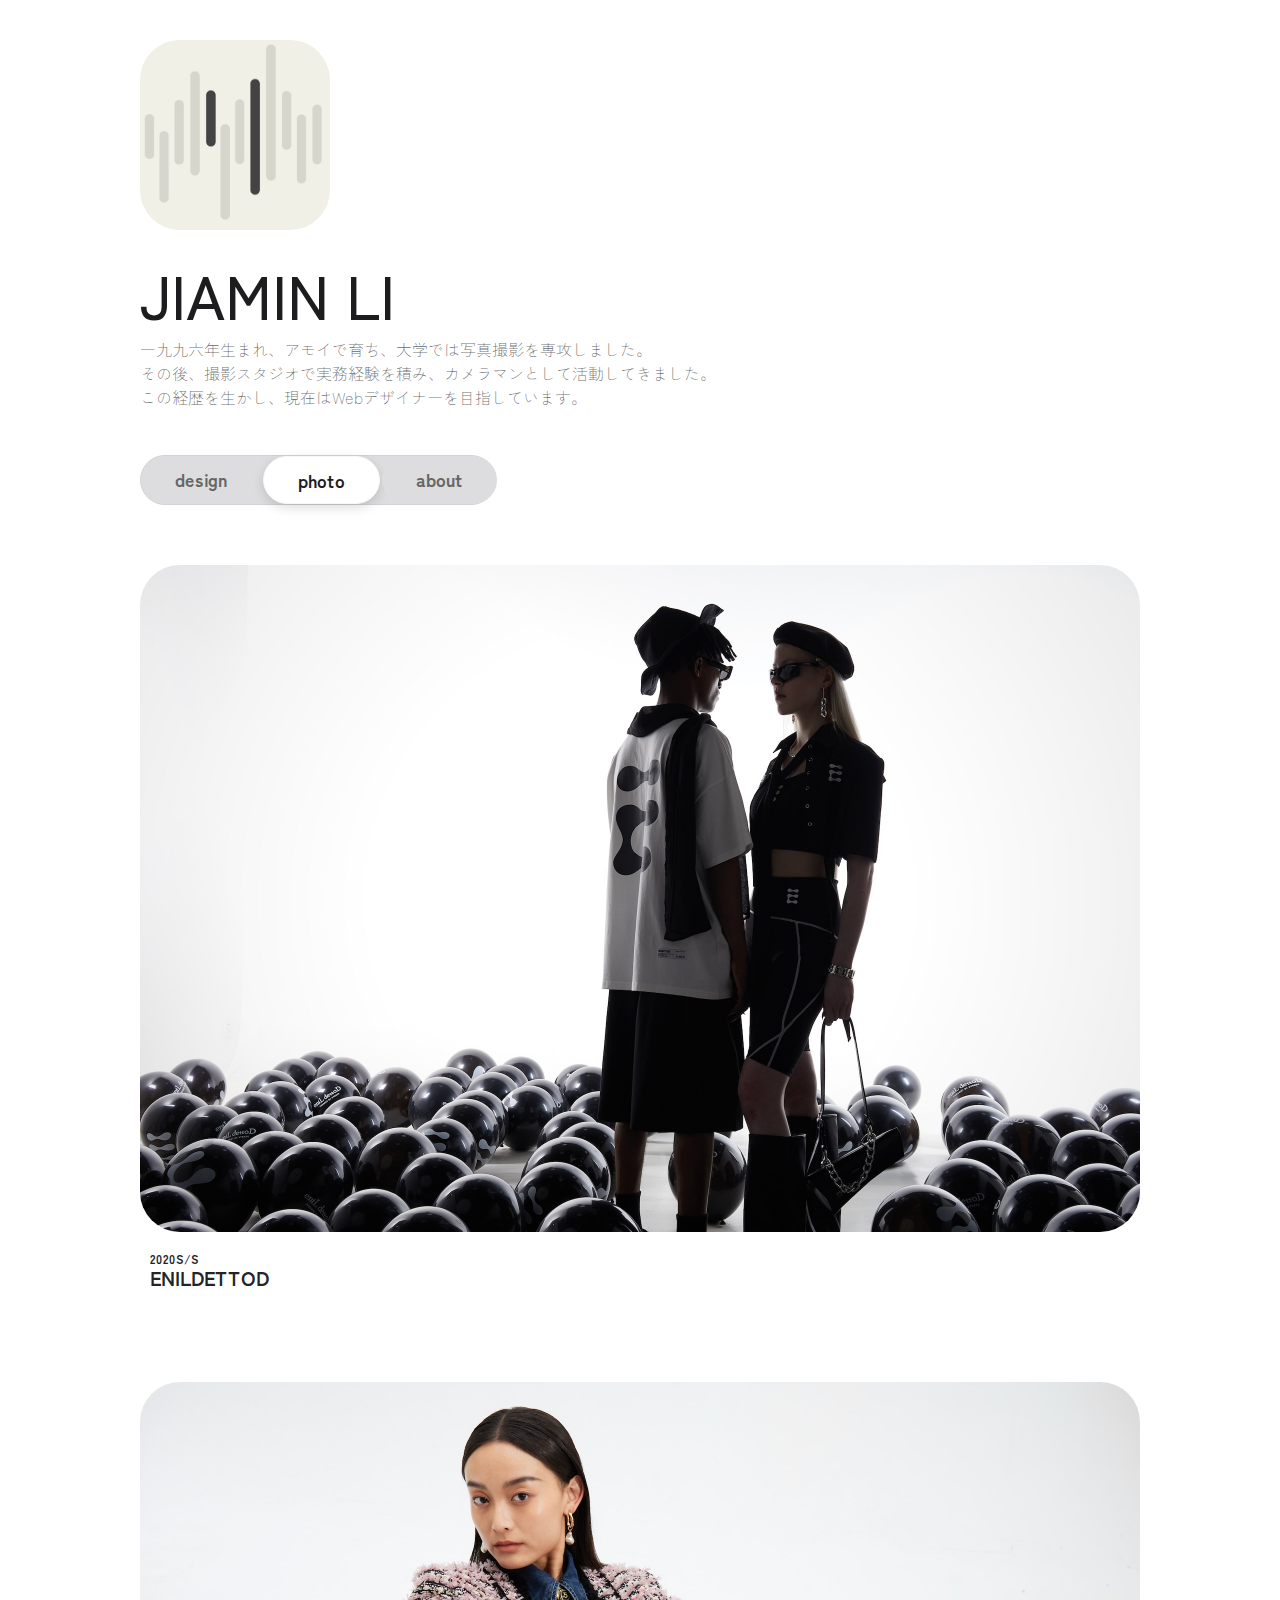
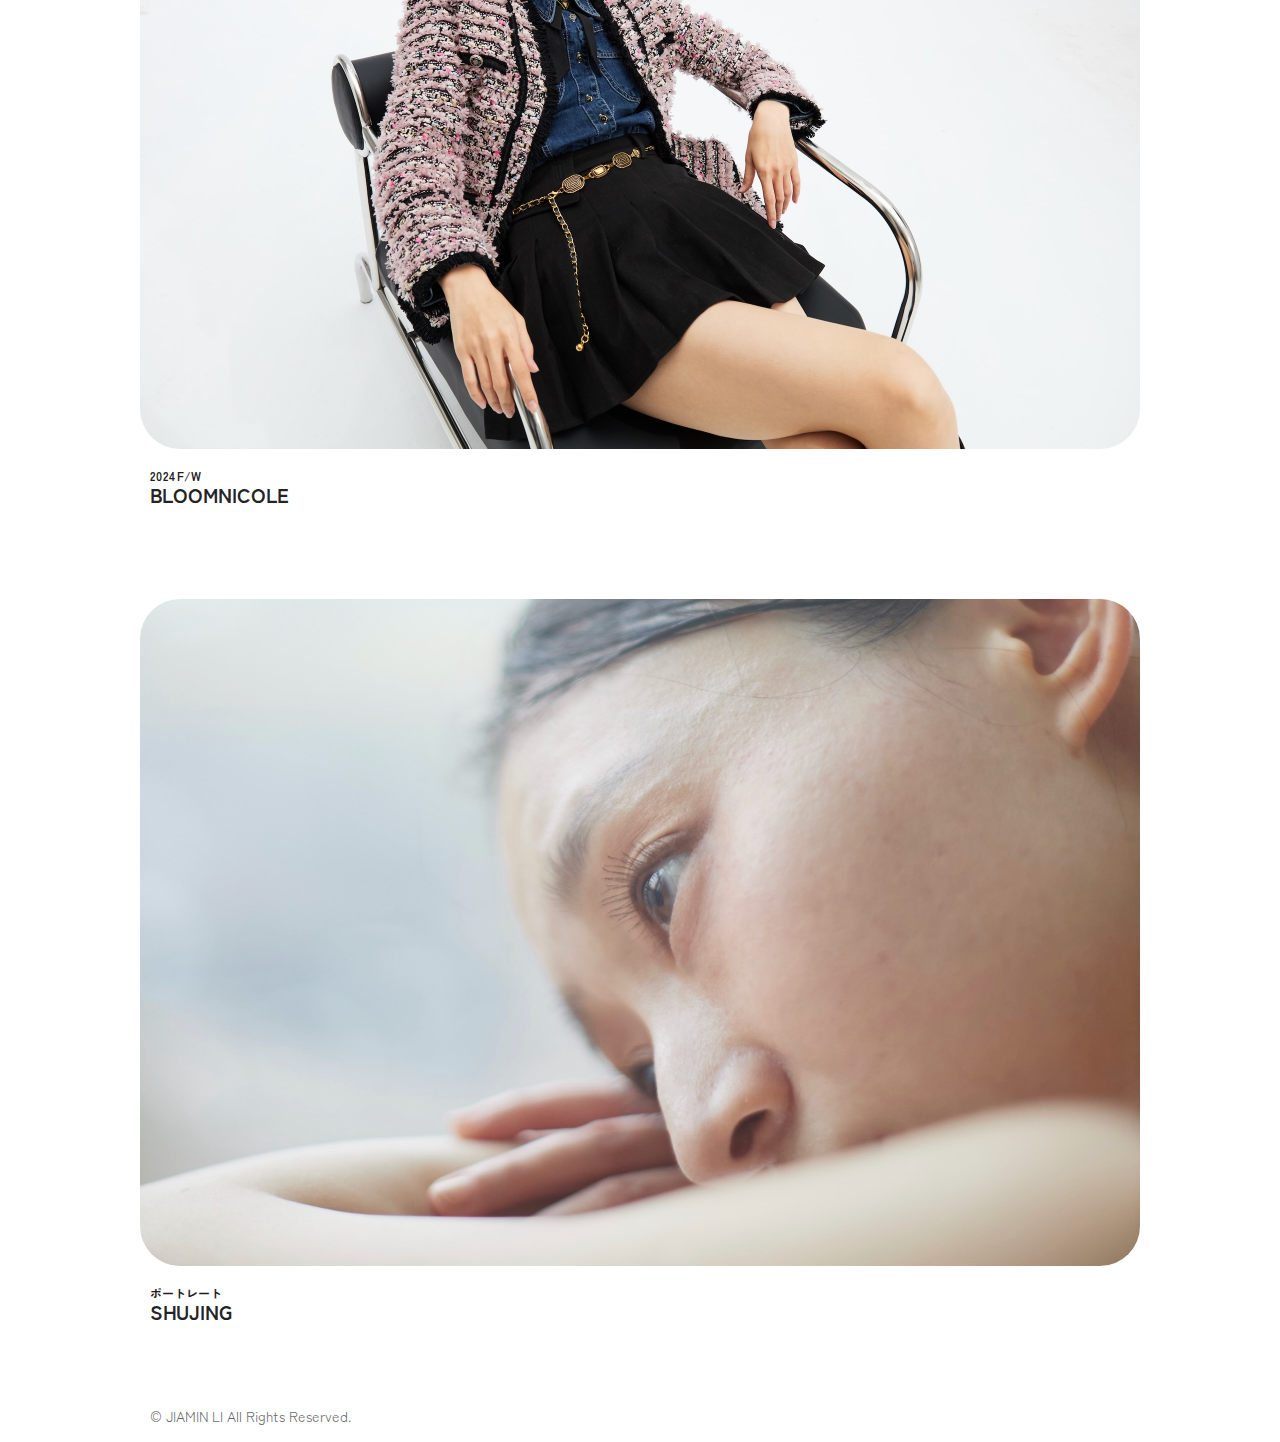
<file: photo/index.html>
<!DOCTYPE html>
<html lang="ja">

<head>
    <meta charset="UTF-8">
    <meta name="viewport" content="width=device-width, initial-scale=1.0">
    <title>JIAMIN LI</title>
    <link rel="stylesheet" href="../css/style.css">
    <script src="../js/script.js" defer></script>
    <link rel="preconnect" href="https://fonts.googleapis.com">
    <link rel="preconnect" href="https://fonts.gstatic.com" crossorigin>
    <link href="https://fonts.googleapis.com/css2?family=Zen+Kaku+Gothic+New:wght@300;400;500;700;900&display=swap"
        rel="stylesheet">

</head>

<body class="page-photo">
    <div class="main">
        <div class="part part-a">
            <section class="kojinsyoukai">
                <img class="icon-pc" src="../assets/img/icon.png" alt="ポートレート">
                <img class="icon-phone" src="../assets/img/icon.png" alt="ポートレート">
                <h1 class="h1">JIAMIN LI</h1>
                <p class="syousai syousai-pc">一九九六年生まれ、アモイで育ち、大学では写真撮影を専攻しました。<br>
                    その後、撮影スタジオで実務経験を積み、カメラマンとして活動してきました。<br>
                    この経歴を生かし、現在はWebデザイナーを目指しています。
                </p>
                <p class="syousai syousai-phone">一九九六年生まれ、アモイで育ち、大学では写真撮影を専攻しました。
                    その後、撮影スタジオで実務経験を積み、カメラマンとして活動してきました。
                    この経歴を生かし、現在はWebデザイナーを目指しています。
                </p>
            </section>
        </div>

        <div class="part part-b">
            <nav class="nav">
                <div>
                    <ul class="menu">
                        <li class="button-design"><a class="button-design-a" href="../index.html">design</a></li>
                        <li class="button-photo"><a class="button-photo-a" href="#">photo</a></li>
                        <li class="button-about"><a class="button-about-a" href="../about/index.html">about</a></li>
                    </ul>
                </div>
            </nav>
        </div>

        <div class="fade-up">
            <div class="part part-c">
                <section class="sakuhin">
                    <section class="sakuhin sakuhin-photo-a">
                        <a href="../enildettod/index.html" class="sakuhin-link">
                            <figure class="figure">
                                <img width="470" src="../assets/img/ENILDETTOD202004125198.jpeg" alt="">
                                <figcaption class="figcaption">
                                    <h3 class="sakuhin-h3">2020S/S</h3>
                                    <h2 class="sakuhin-h2">ENILDETTOD</h2>
                                </figcaption>
                            </figure>
                        </a>

                    </section>
                    <section class="sakuhin sakuhin-photo-b">
                        <a href="../bloomnicole/index.html" class="sakuhin-link">
                            <figure class="figure">
                                <img width="470" src="../assets/img/BLOOMNICOLE202311140885.jpeg" alt="">
                                <figcaption class="figcaption">
                                    <h3 class="sakuhin-h3">2024F/W</h3>
                                    <h2 class="sakuhin-h2">BLOOMNICOLE</h2>
                                </figcaption>
                            </figure>
                        </a>

                    </section>
                    <section class="sakuhin sakuhin-photo-c">
                        <a href="../shujing/index.html" class="sakuhin-link">
                            <figure class="figure">
                                <img width="470" src="../assets/img/shujing.jpeg" alt="">
                                <figcaption class="figcaption">
                                    <h3 class="sakuhin-h3">ポートレート</h3>
                                    <h2 class="sakuhin-h2">SHUJING</h2>
                                </figcaption>
                            </figure>
                        </a>

                    </section>
            </div>
        </div>
        <div class="part part-d">
            <footer class="footer">
                © JIAMIN LI All Rights Reserved.
            </footer>
        </div>
    </div>
</body>

</html>
</file>
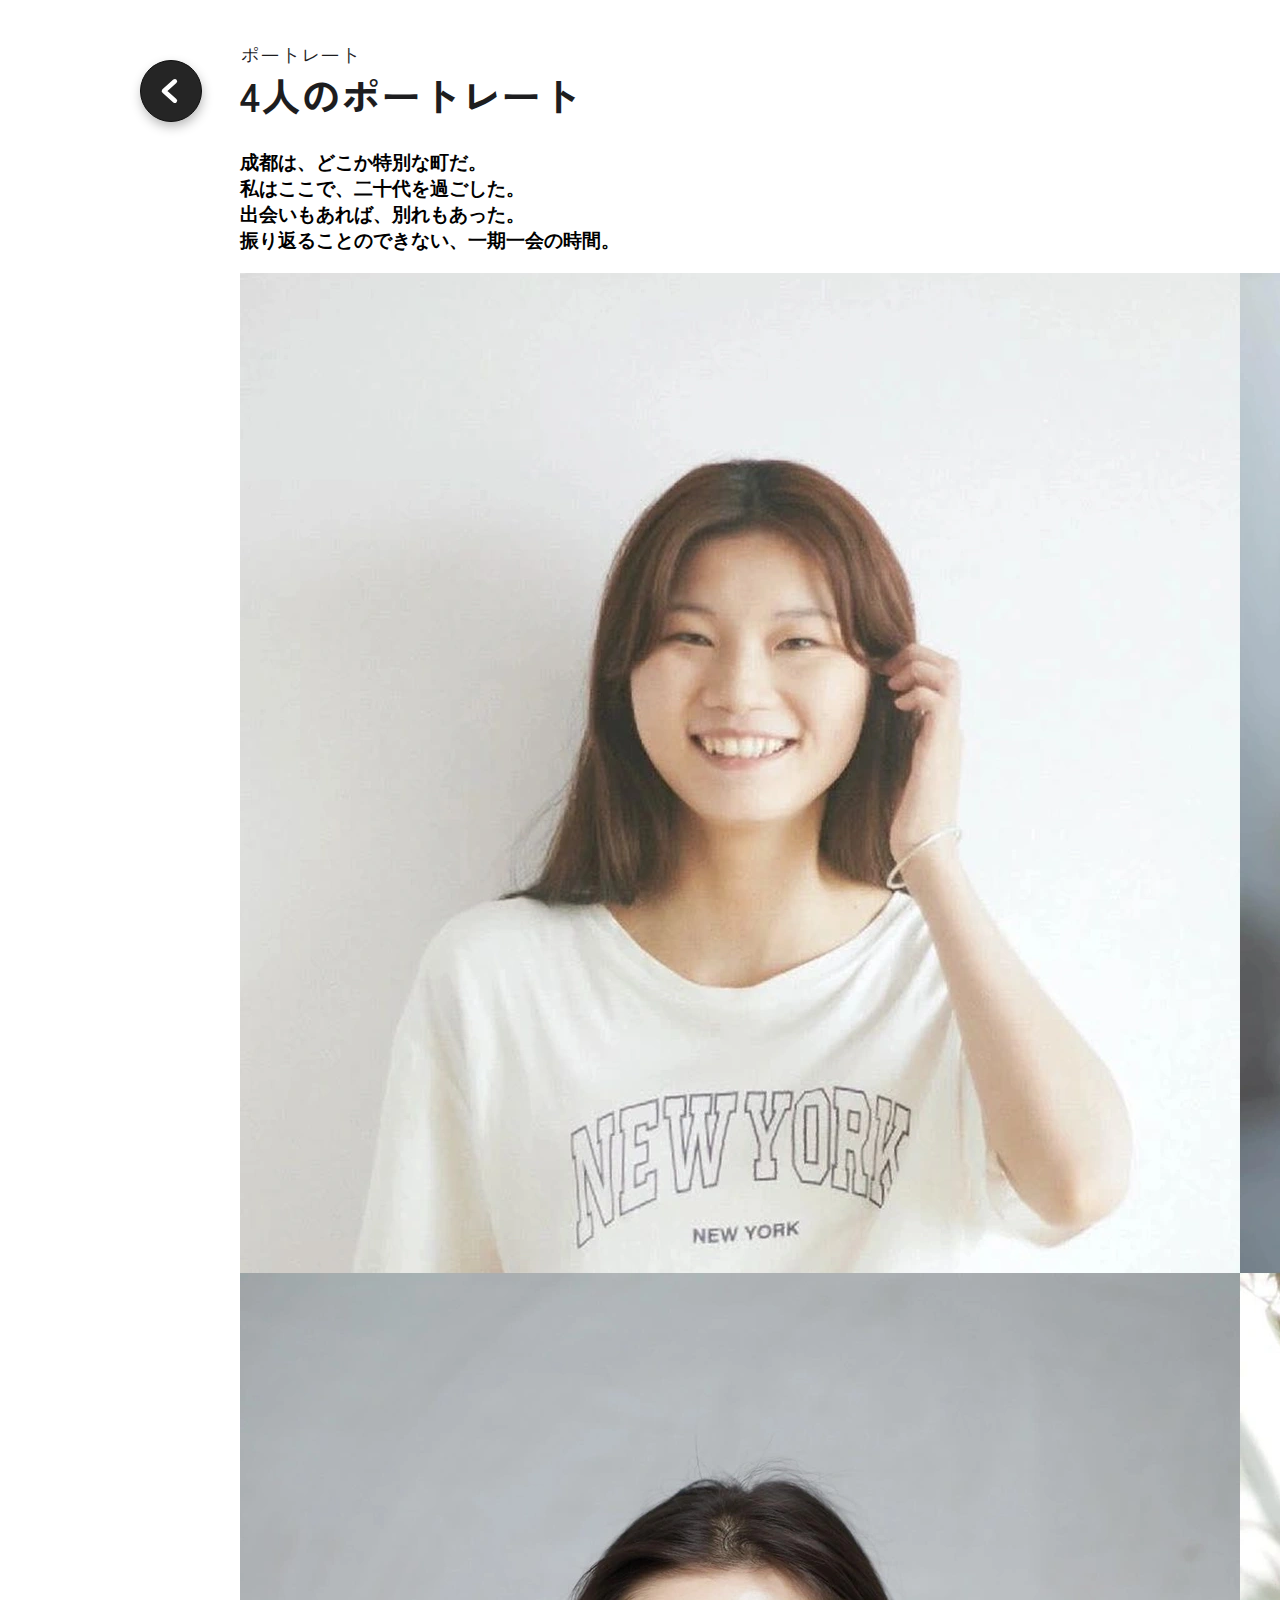
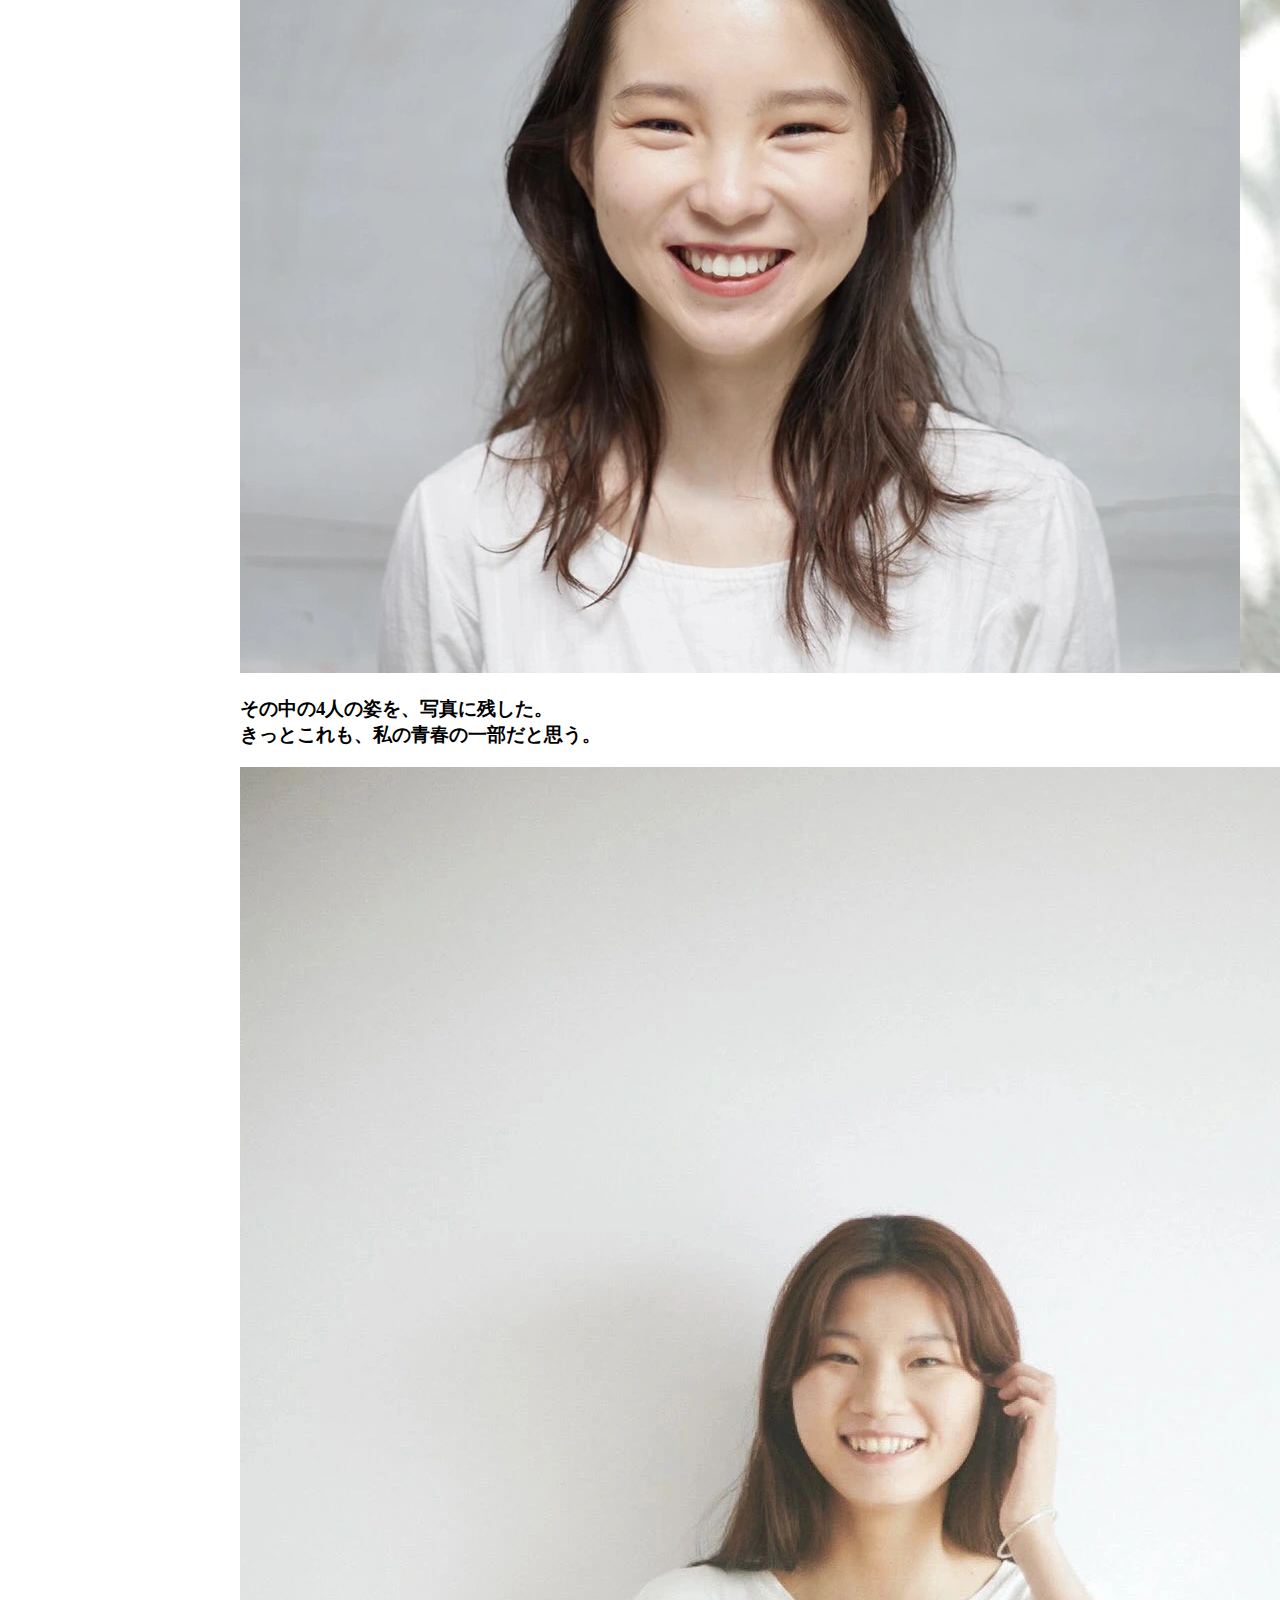
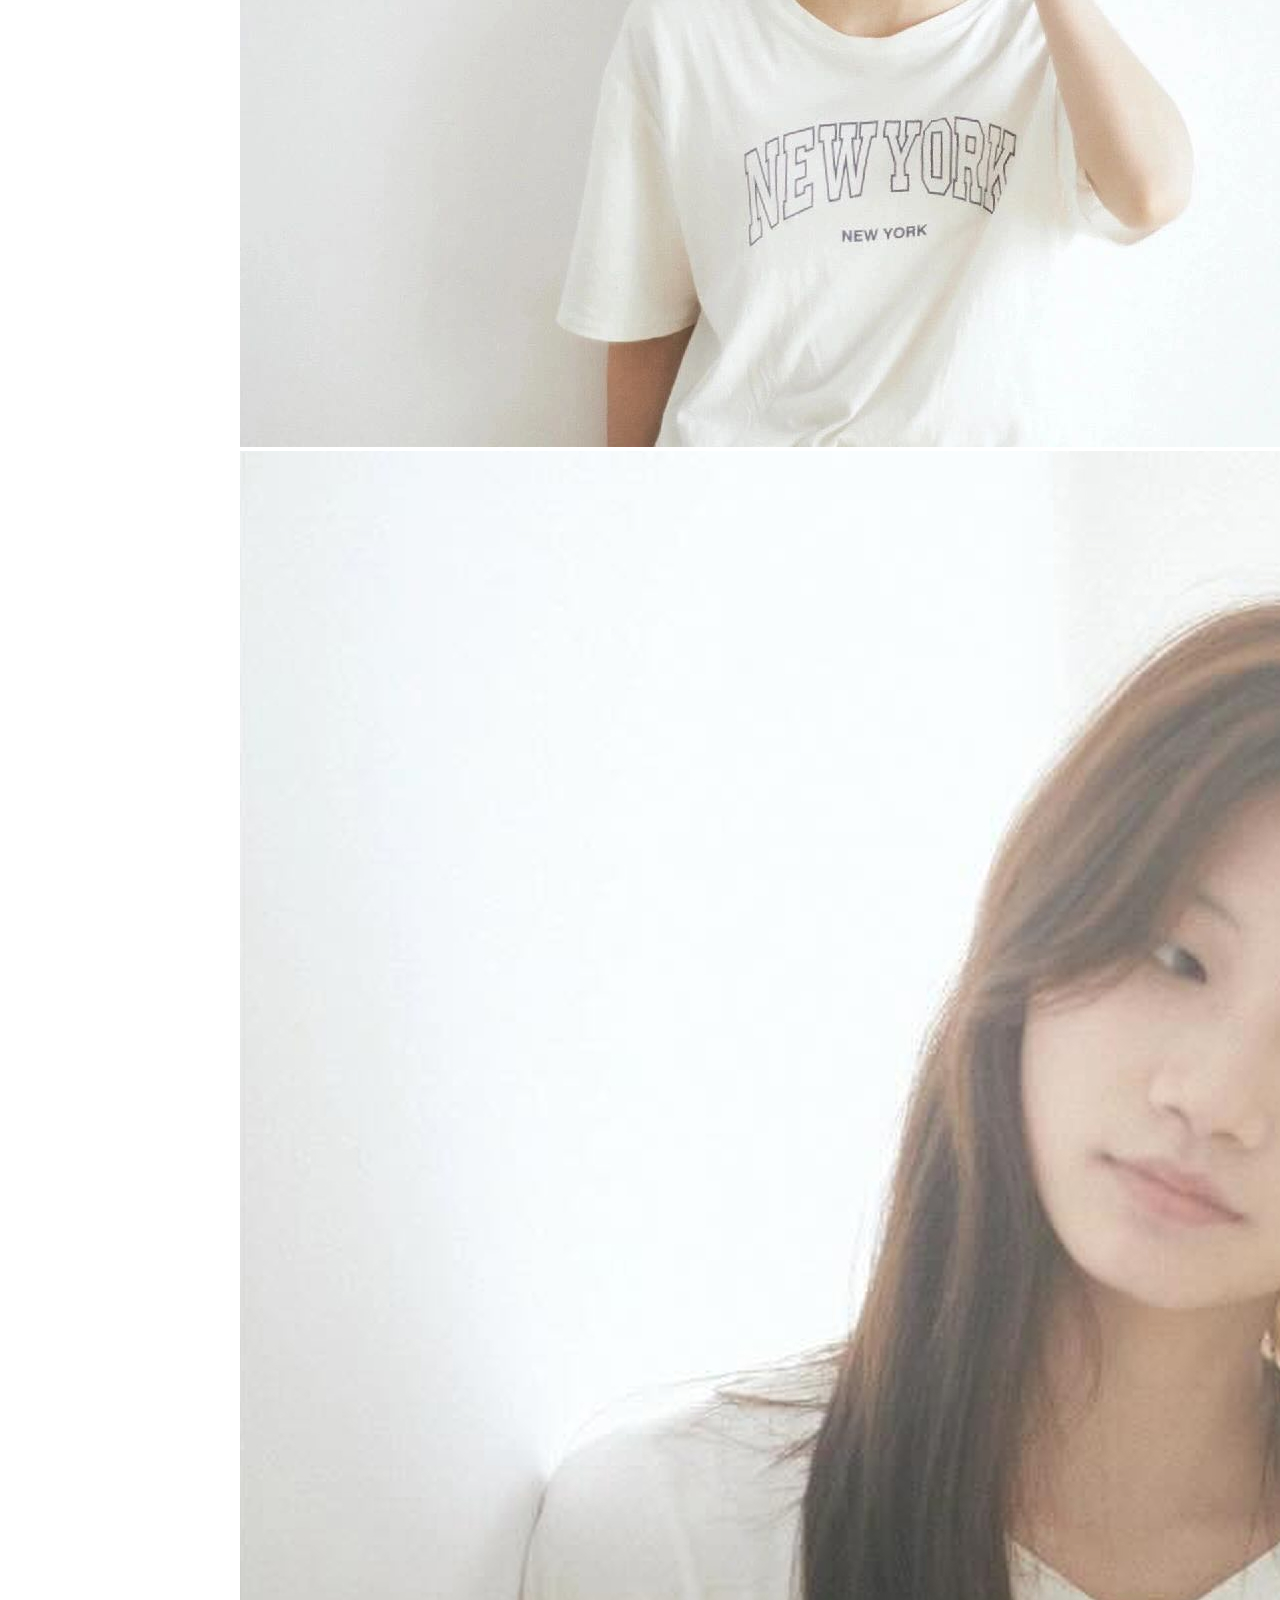
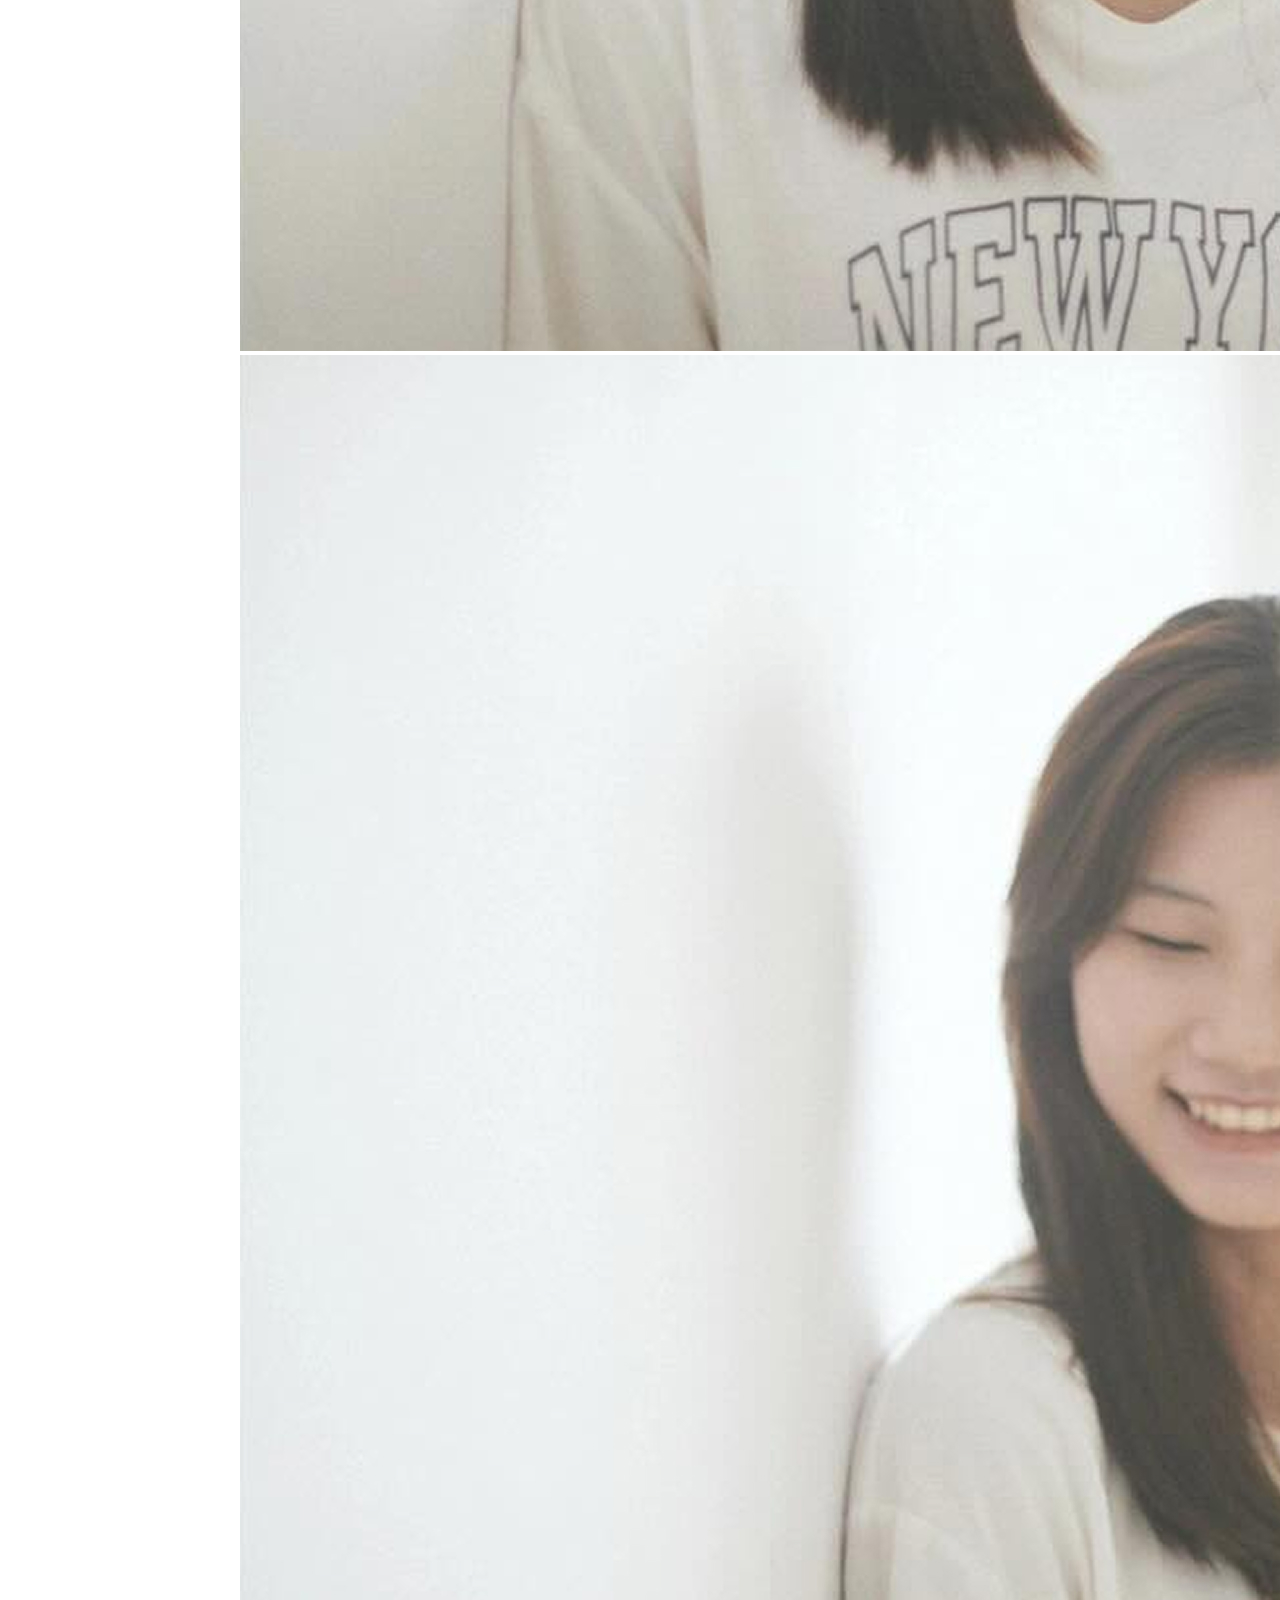
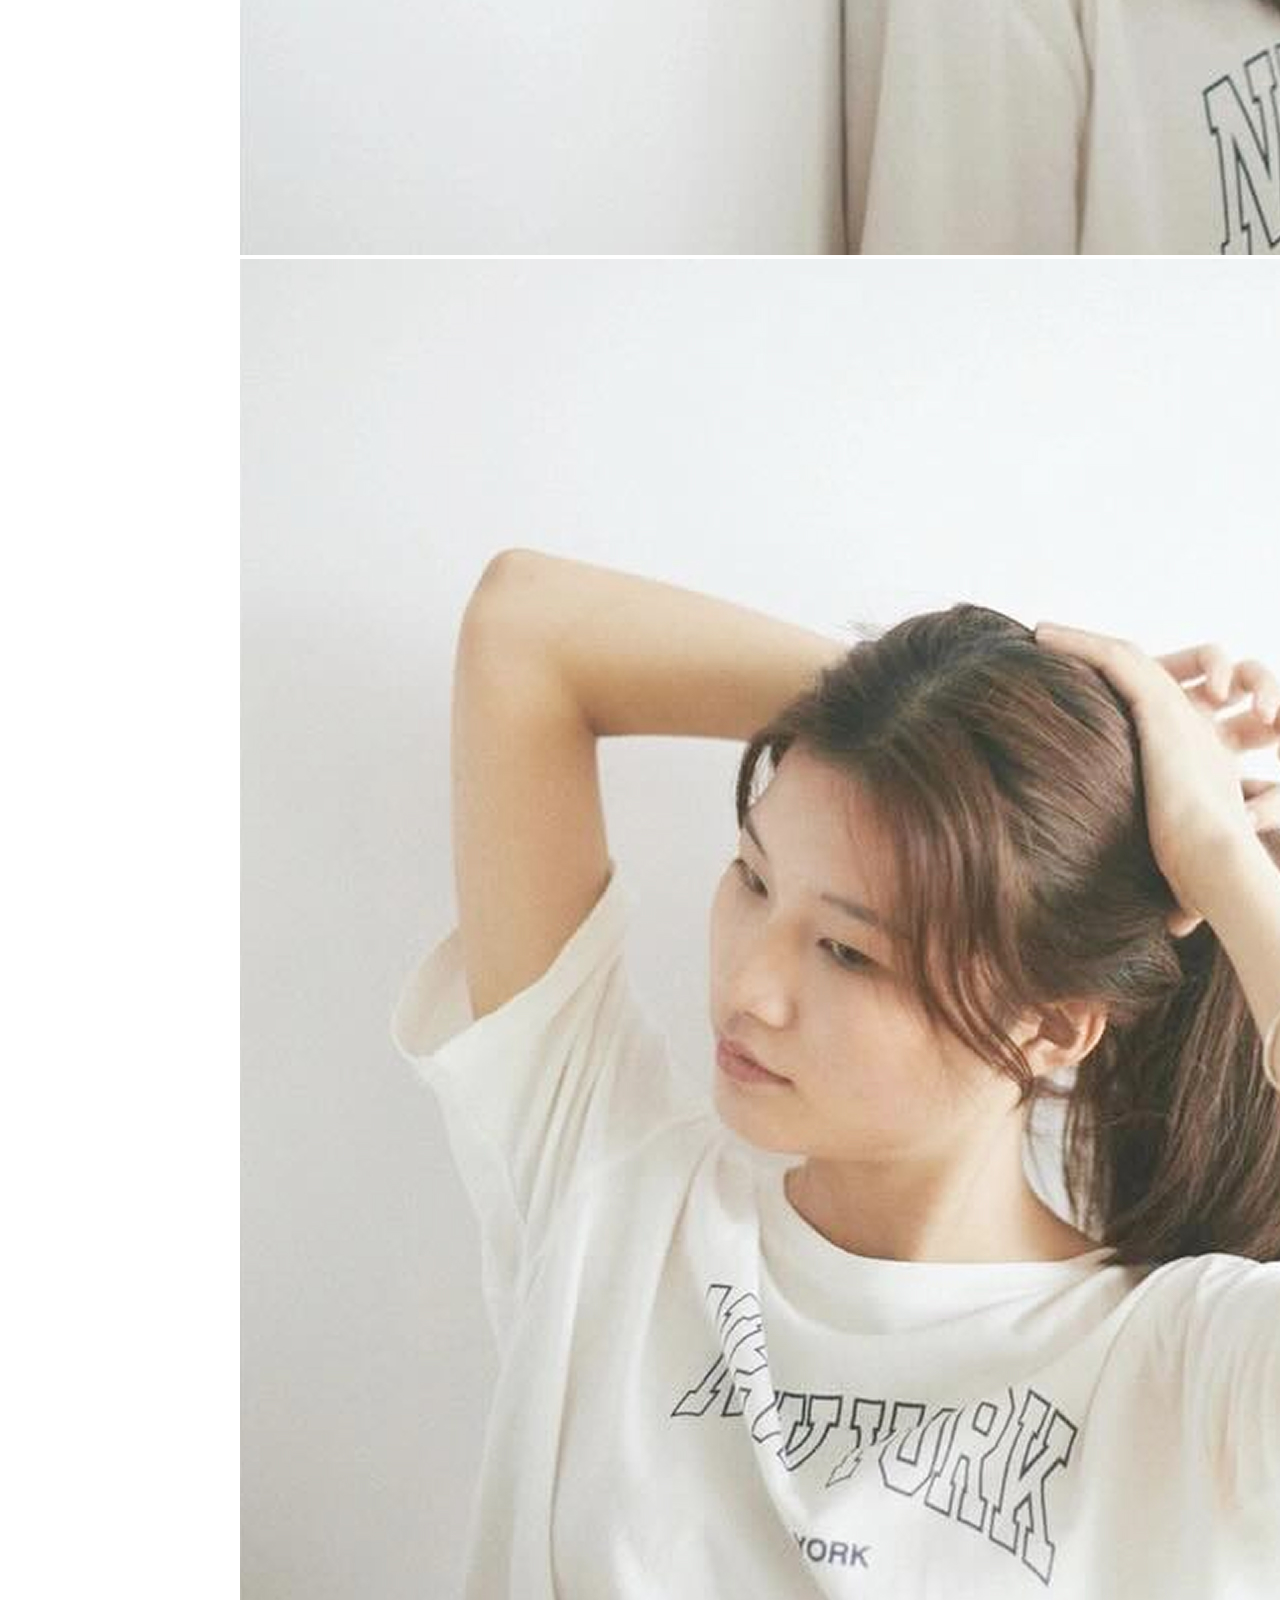
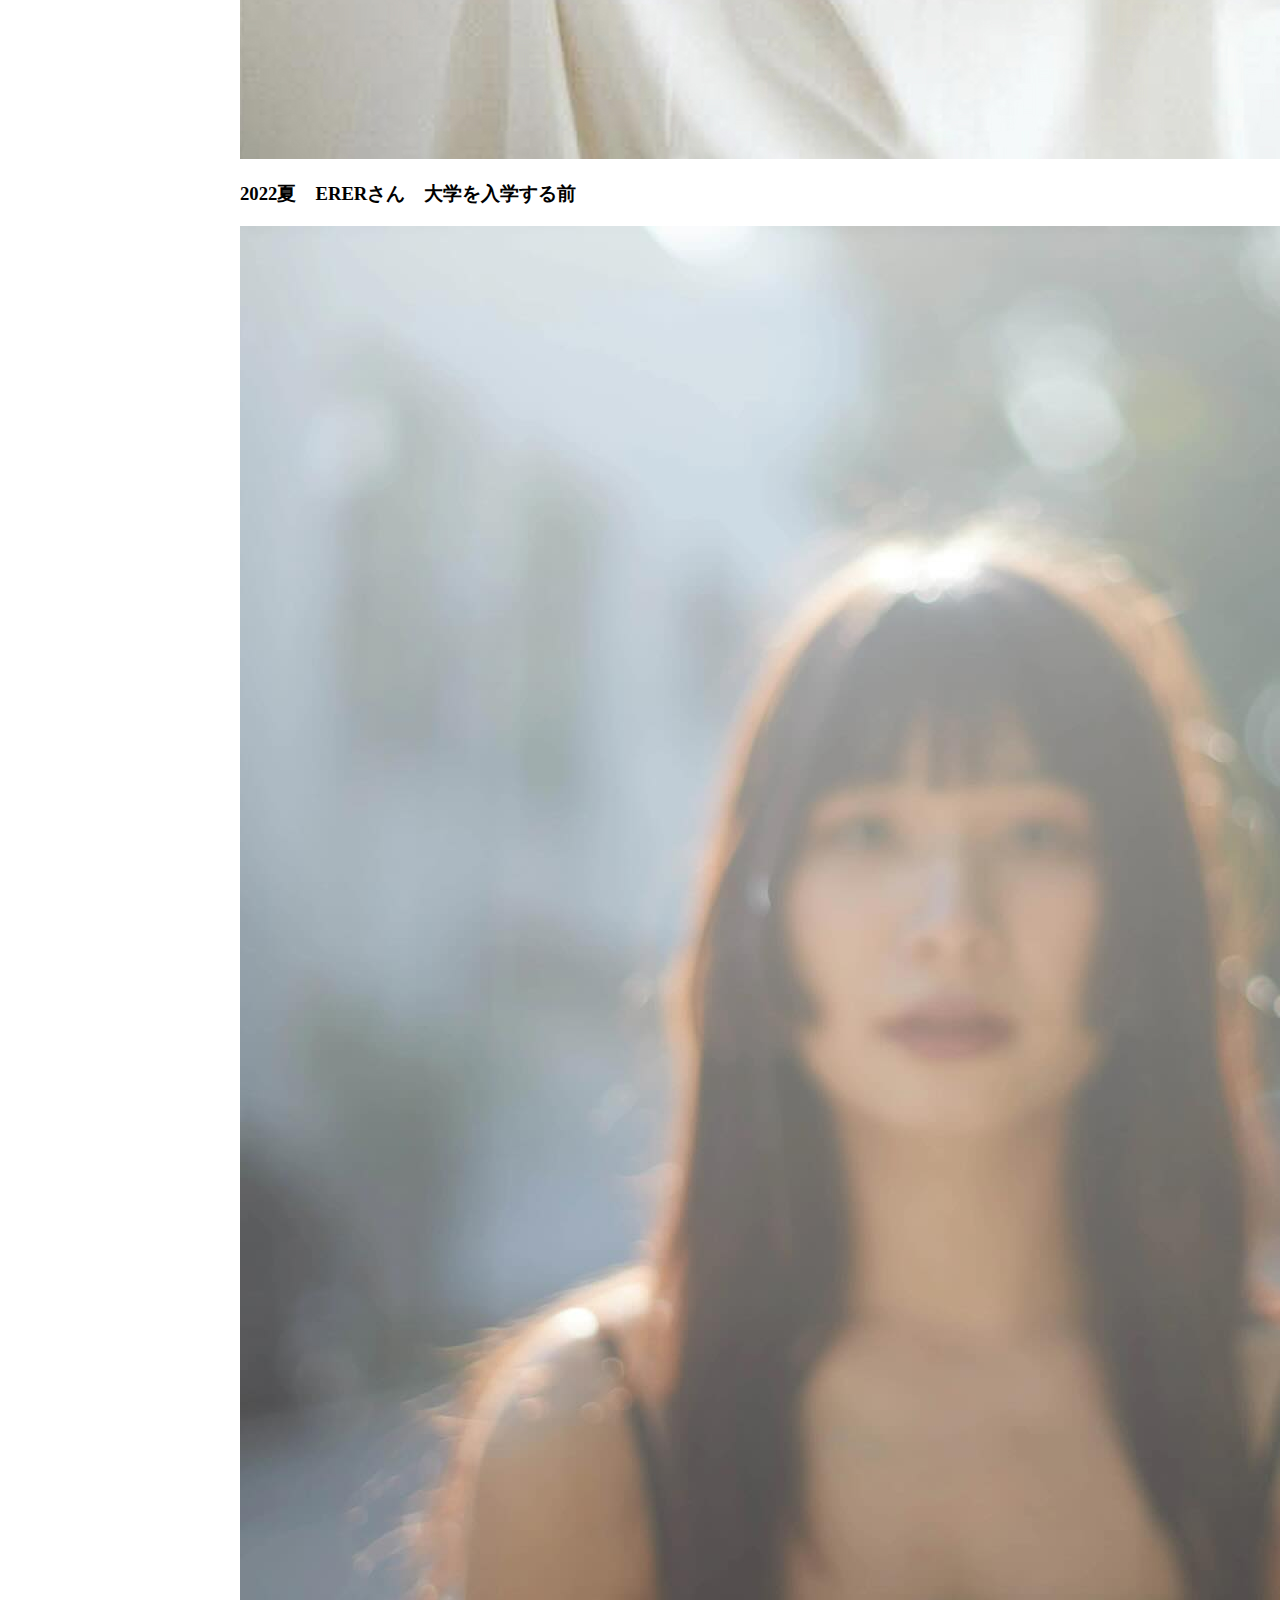
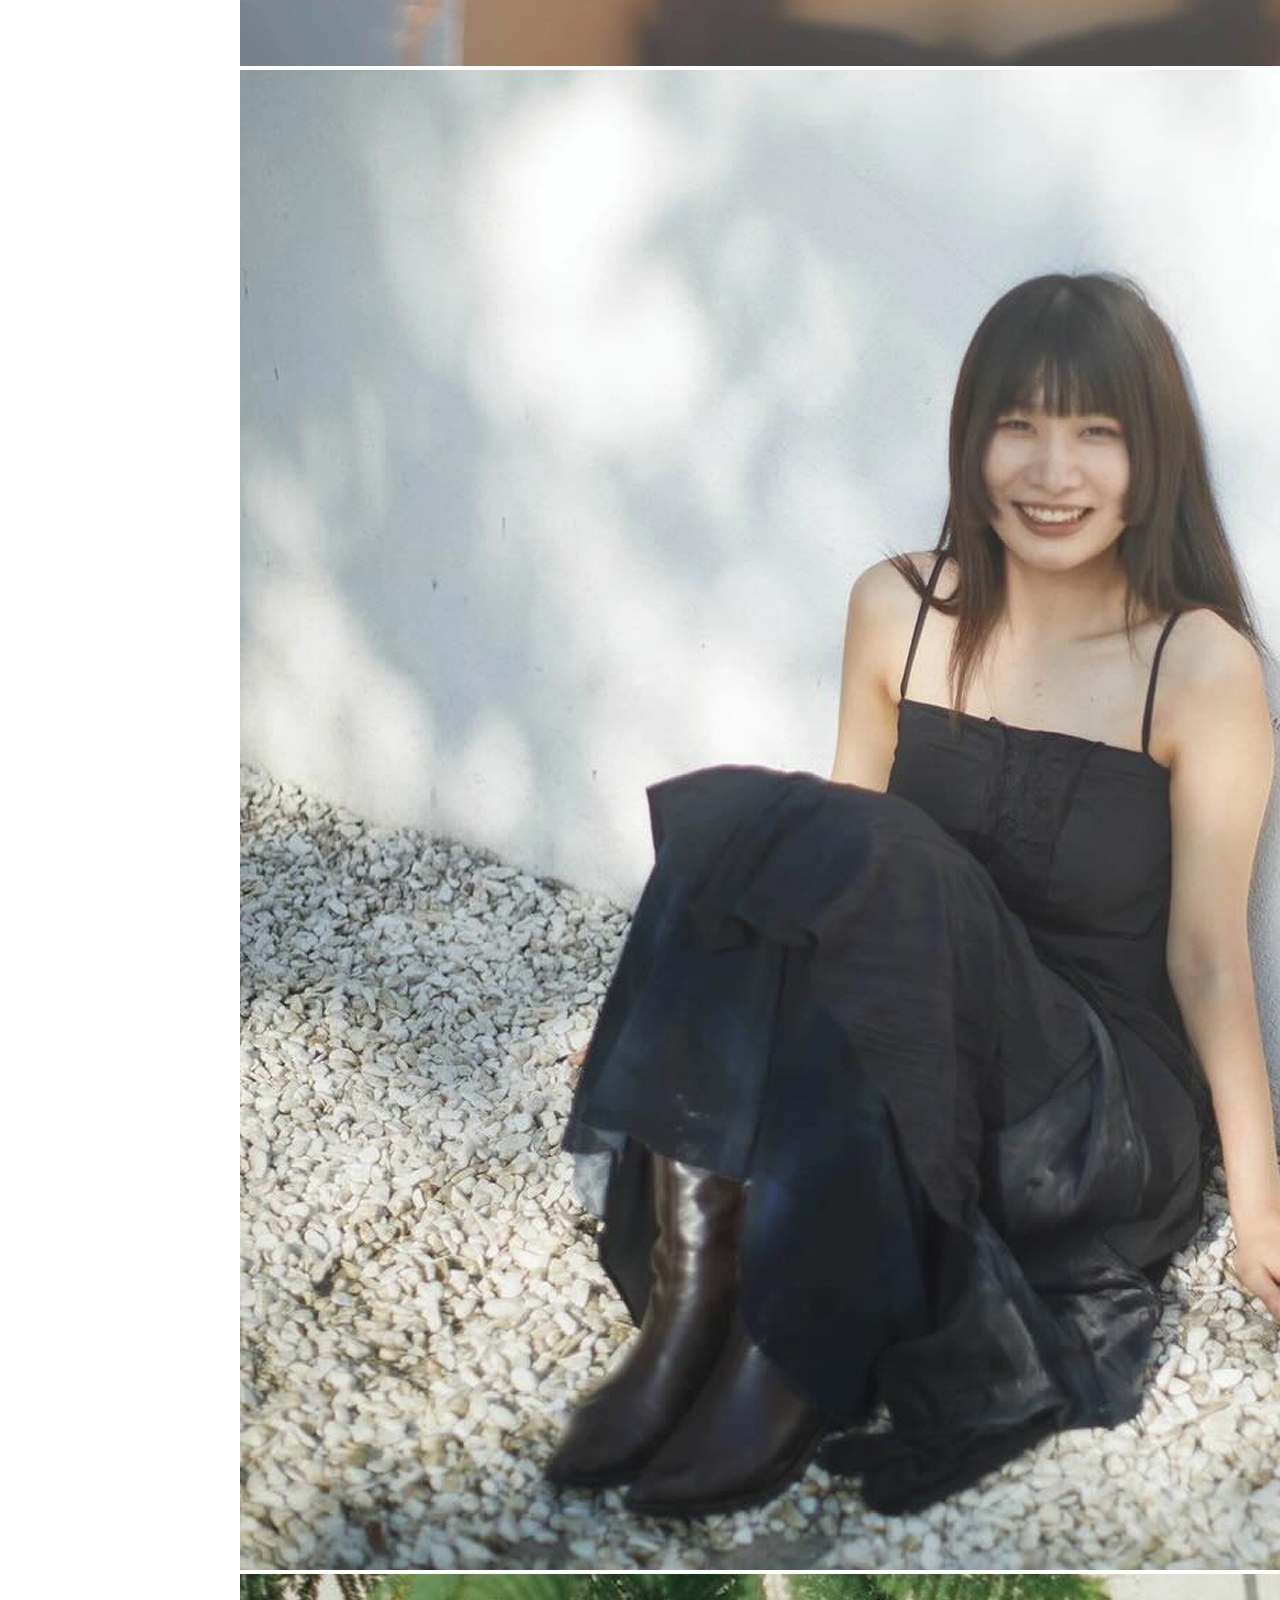
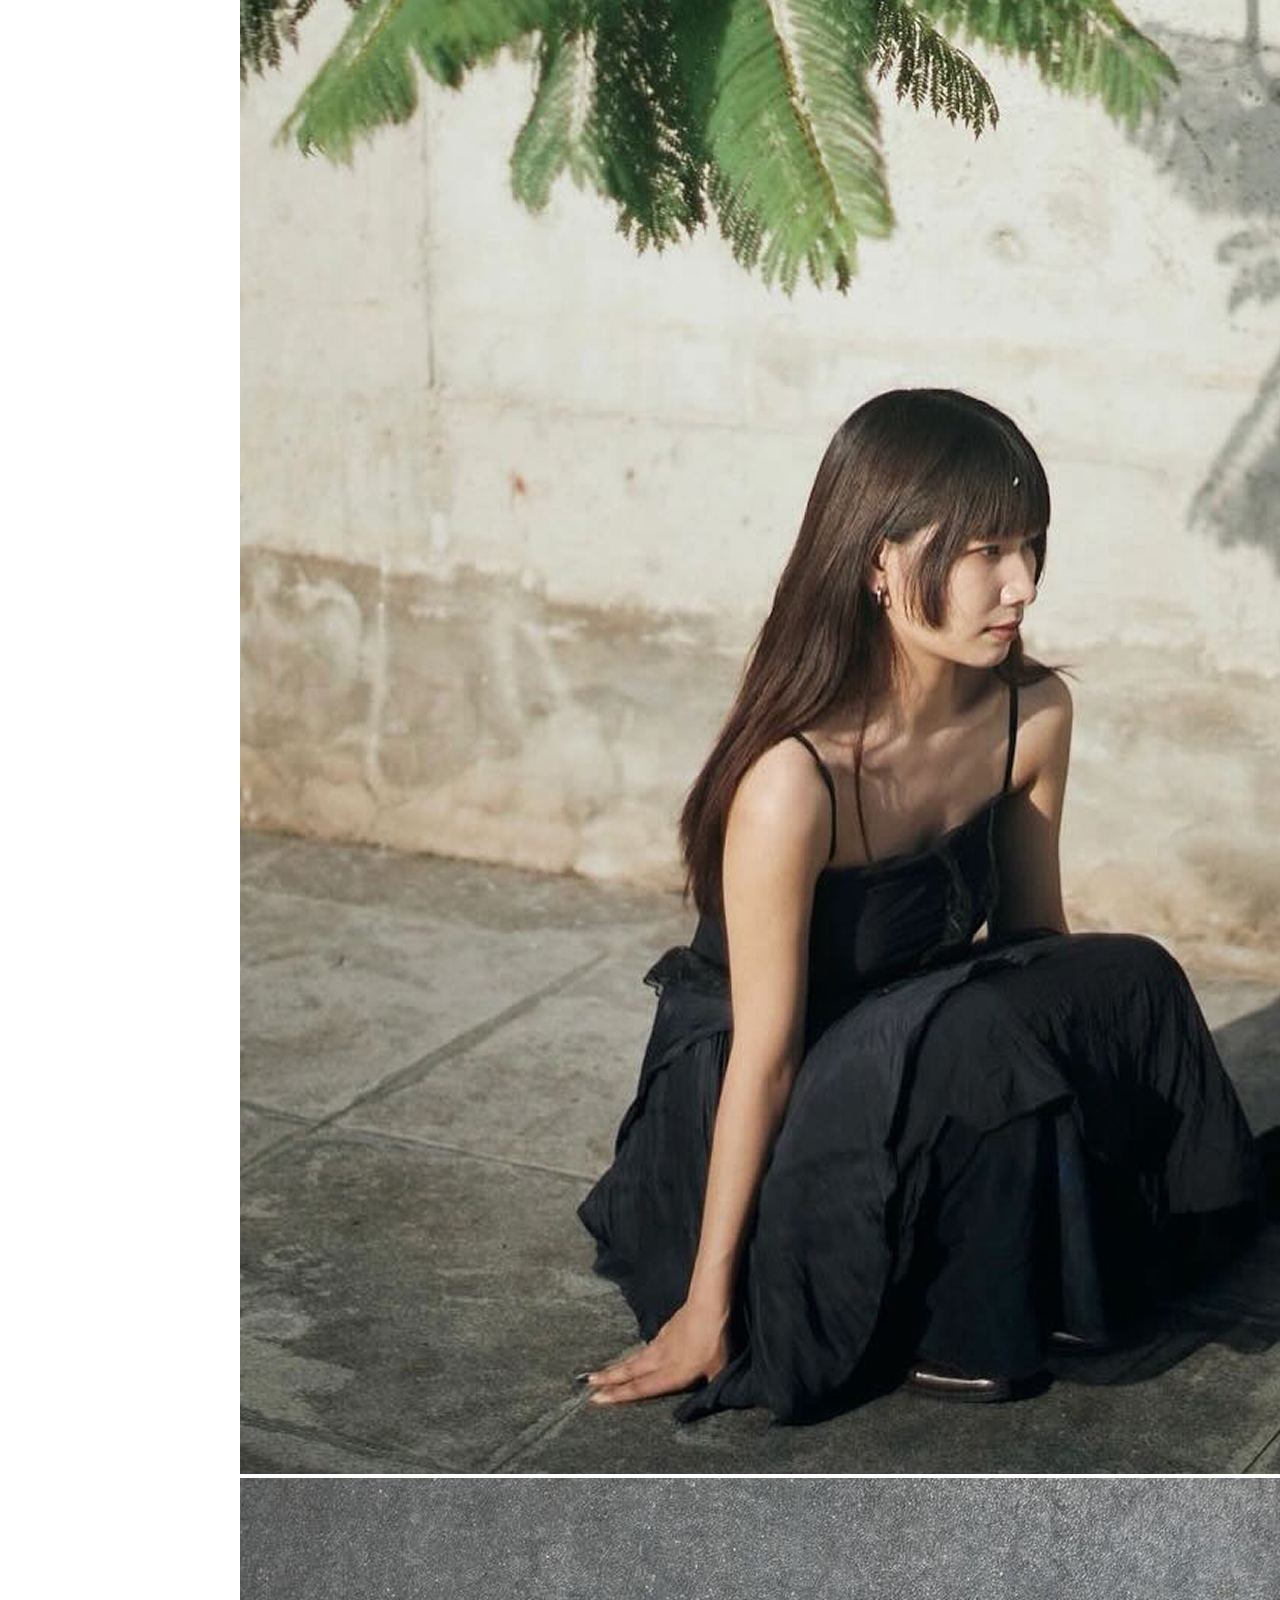
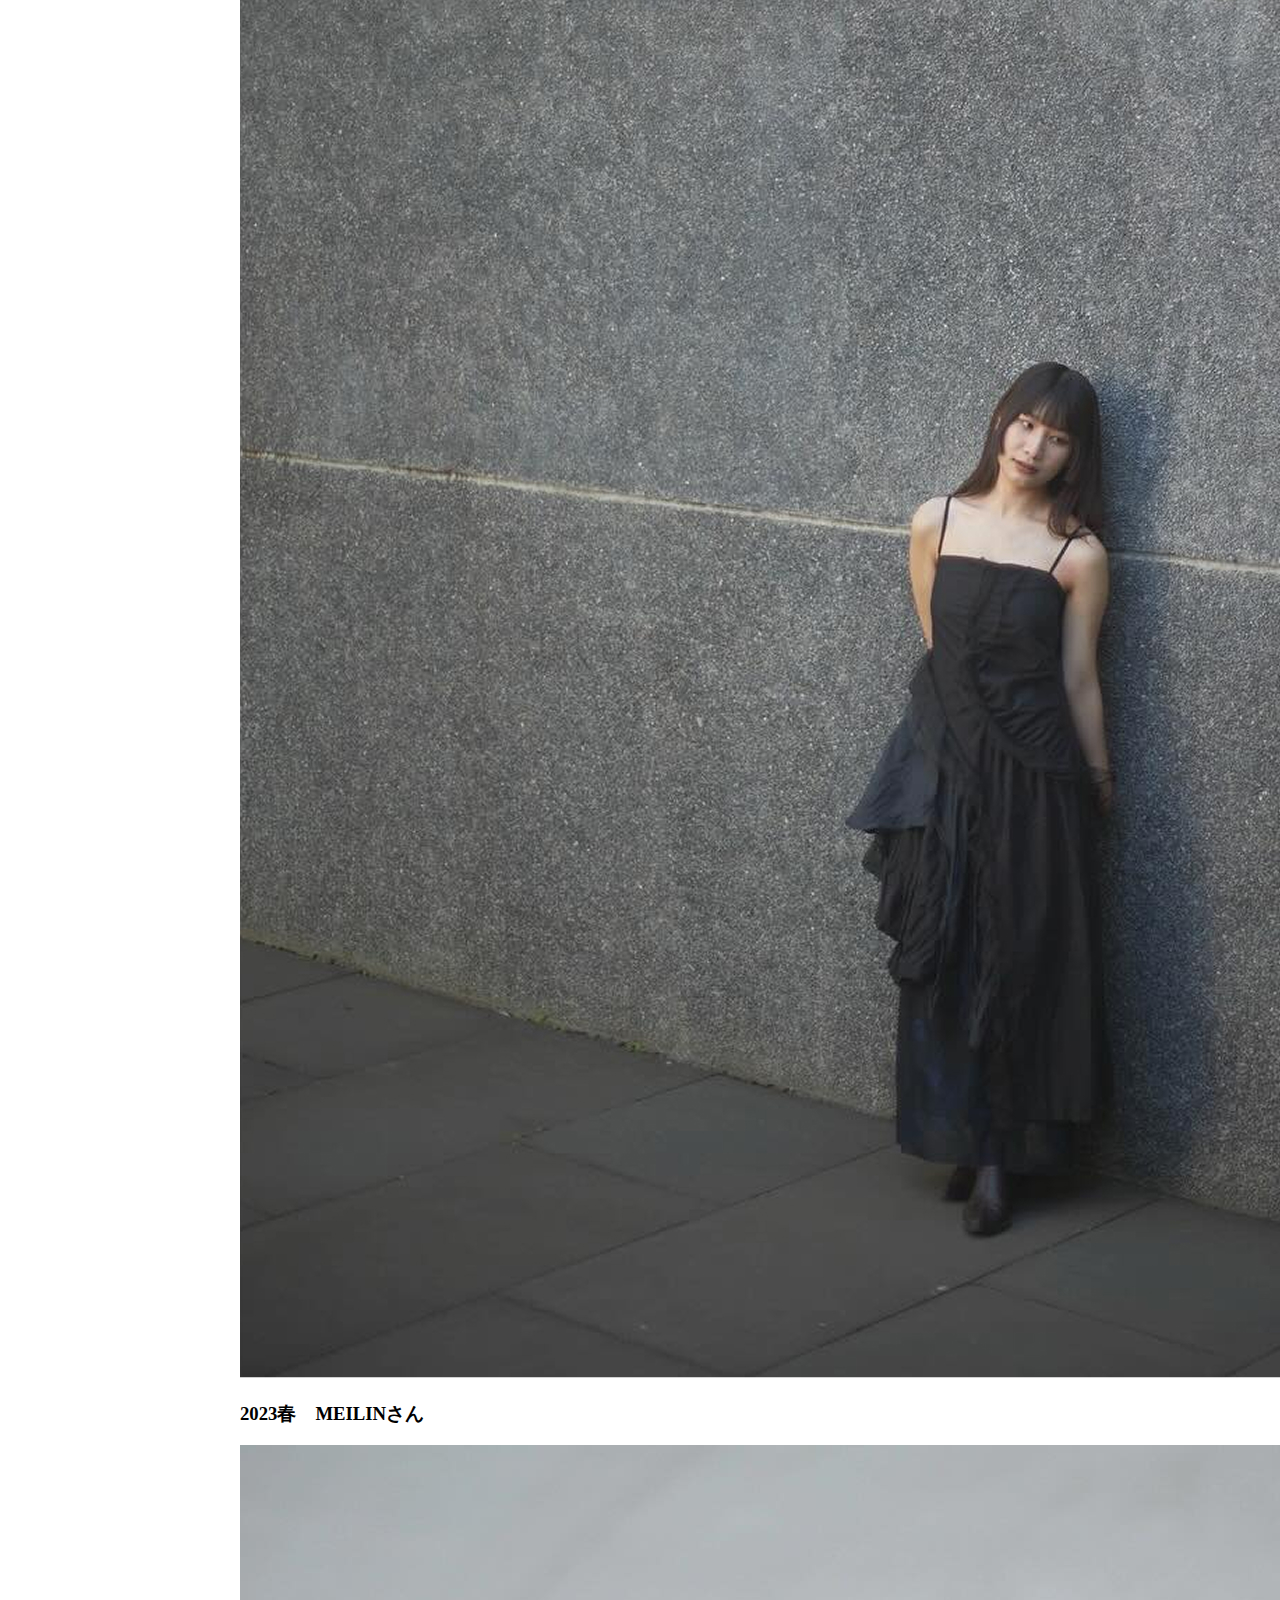
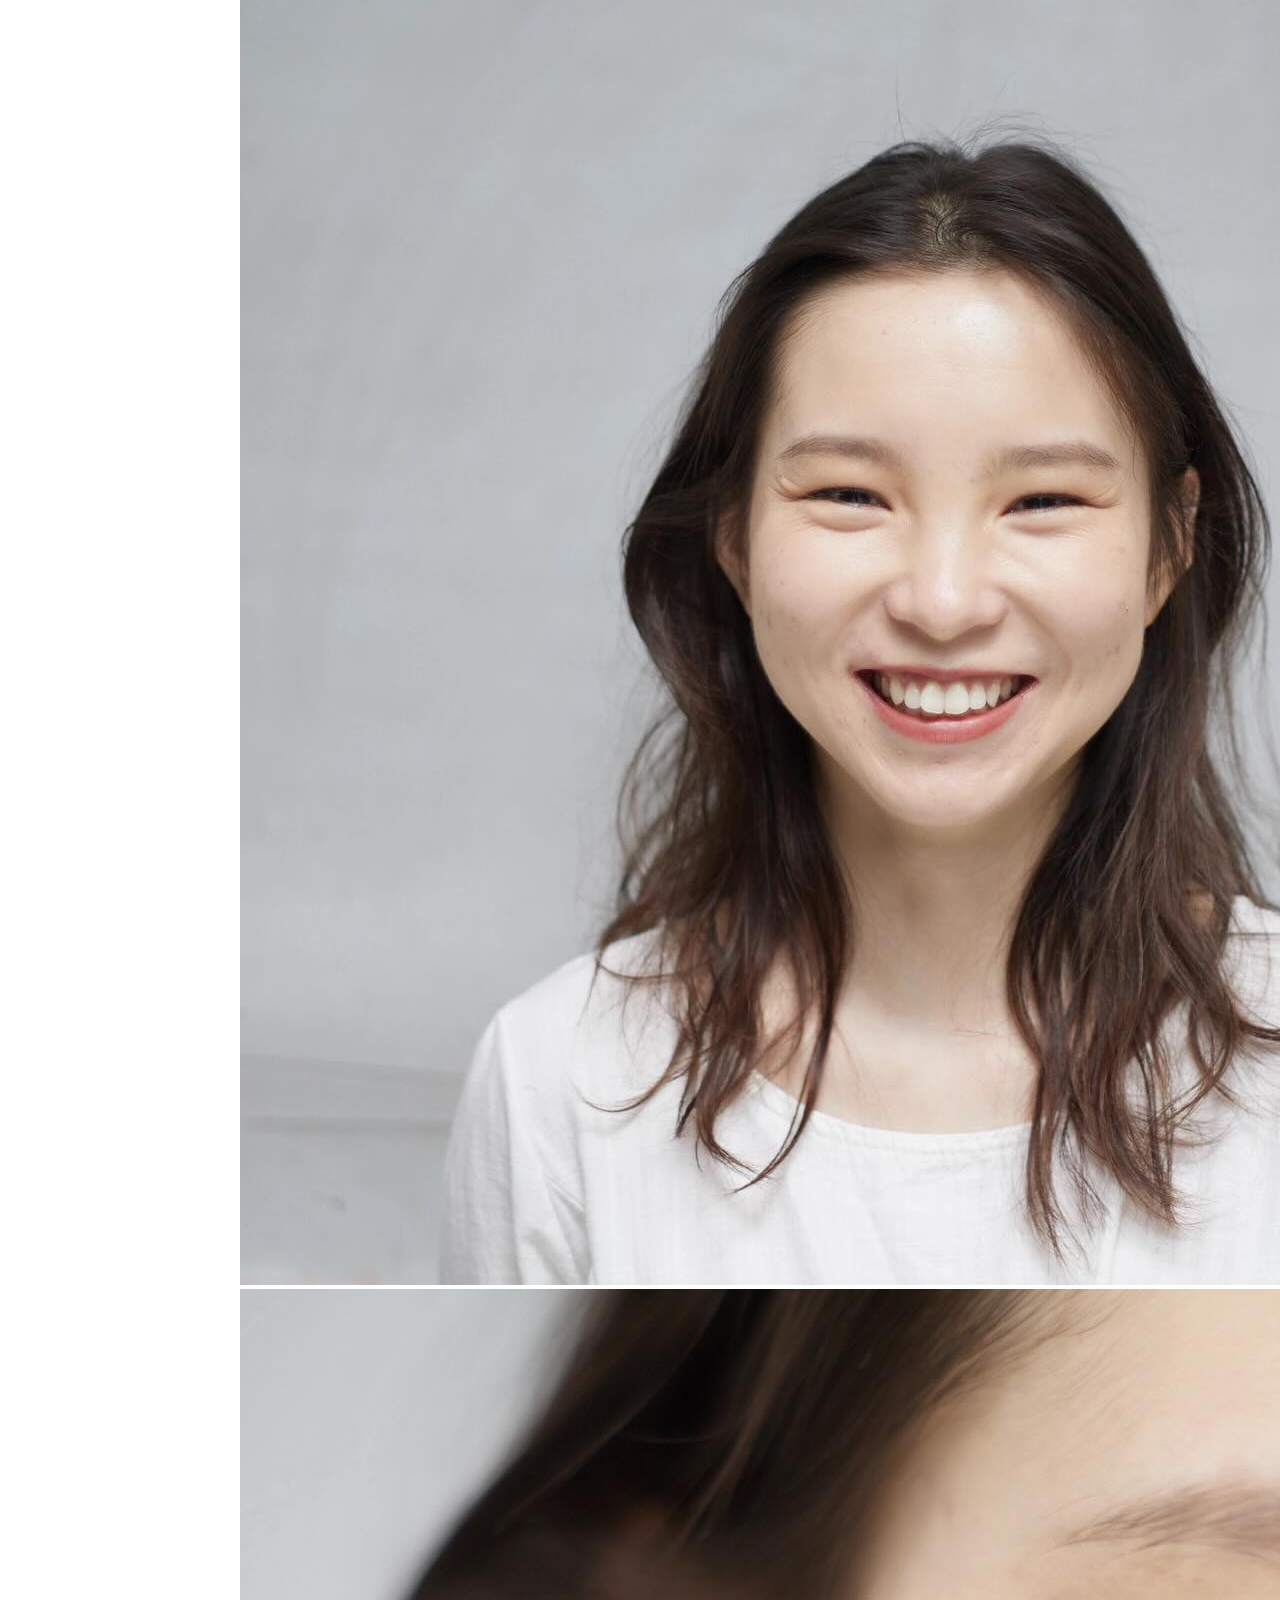
<file: portraits/index.html>
<!DOCTYPE html>
<html lang="ja">

<head>
    <meta charset="UTF-8">
    <meta name="viewport" content="width=device-width, initial-scale=1.0">
    <title>JIAMIN LI</title>
    <link rel="stylesheet" href="../css/style.css">
    <script src="../js/script.js" defer></script>
    <link rel="preconnect" href="https://fonts.googleapis.com">
    <link rel="preconnect" href="https://fonts.gstatic.com" crossorigin>
    <link href="https://fonts.googleapis.com/css2?family=Zen+Kaku+Gothic+New:wght@300;400;500;700;900&display=swap"
        rel="stylesheet">
    <link rel="icon" href="../assets/img/favicon.png" type="image/png">
    <link rel="apple-touch-icon" href="../assets/img/favicon.png">

</head>

<body class="page-portraits">
    <div class="main">
        <div class="button-back">
            <a href="../photo/index.html" onclick="history.back(); return false;">
                <img width="65" class="but-left" src="../assets/img/Chevron_Left_MD.svg" alt="back">
            </a>
        </div>
        <div class="fade-up">
            <section class="blog-content">
                <h2 class="h2-blog">ポートレート</h2>
                <h1 class="h1-blog">4人のポートレート</h1>
                <h3 class="portraits-syoukai">
                    成都は、どこか特別な町だ。<br>
                    私はここで、二十代を過ごした。<br>
                    出会いもあれば、別れもあった。<br>
                    振り返ることのできない、一期一会の時間。<br>
                </h3>
                <img class="portraits-tit-img" src="../assets/img/portraits-1-1.webp" alt="">
                <h3 class="portraits-syoukai">その中の4人の姿を、写真に残した。<br>
                    きっとこれも、私の青春の一部だと思う。</h3>
                <div class="blog-photo-portraits">

                    <div class="portraits-group">
                        <img src="../assets/img/portraits-1-1.jpg" alt="ポートレートportraits">
                        <img src="../assets/img/portraits-1-2.jpg" alt="ポートレートportraits">
                        <img src="../assets/img/portraits-1-3.jpg" alt="ポートレートportraits">
                        <img src="../assets/img/portraits-1-4.jpg" alt="ポートレートportraits">
                        <h3 class="portraits-syoukai-g">2022夏　ERERさん　大学を入学する前</h3>
                    </div>


                    <div class="portraits-group">
                        <img src="../assets/img/portraits-2-1.jpg" alt="ポートレートportraits">
                        <img src="../assets/img/portraits-2-2.jpg" alt="ポートレートportraits">
                        <img src="../assets/img/portraits-2-3.jpg" alt="ポートレートportraits">
                        <img src="../assets/img/portraits-2-4.jpg" alt="ポートレートportraits">
                        <h3 class="portraits-syoukai-g">2023春　MEILINさん</h3>
                    </div>

                    <div class="portraits-group">
                        <img src="../assets/img/portraits-3-1.jpg" alt="ポートレートportraits">
                        <img src="../assets/img/portraits-3-2.jpg" alt="ポートレートportraits">
                        <img src="../assets/img/portraits-3-3.jpg" alt="ポートレートportraits">
                        <img src="../assets/img/portraits-3-4.jpg" alt="ポートレートportraits">
                        <h3 class="portraits-syoukai-g">2023夏　YANGMAOさん　</h3>
                    </div>

                    <div class="portraits-group">
                        <img src="../assets/img/portraits-4-1.jpg" alt="ポートレートportraits">
                        <img src="../assets/img/portraits-4-2.jpg" alt="ポートレートportraits">
                        <h3 class="portraits-syoukai-g">2022夏</h3>
                    </div>

                </div>
            </section>
        </div>
    </div>


    </section>
    </div>
</body>

</html>
</file>
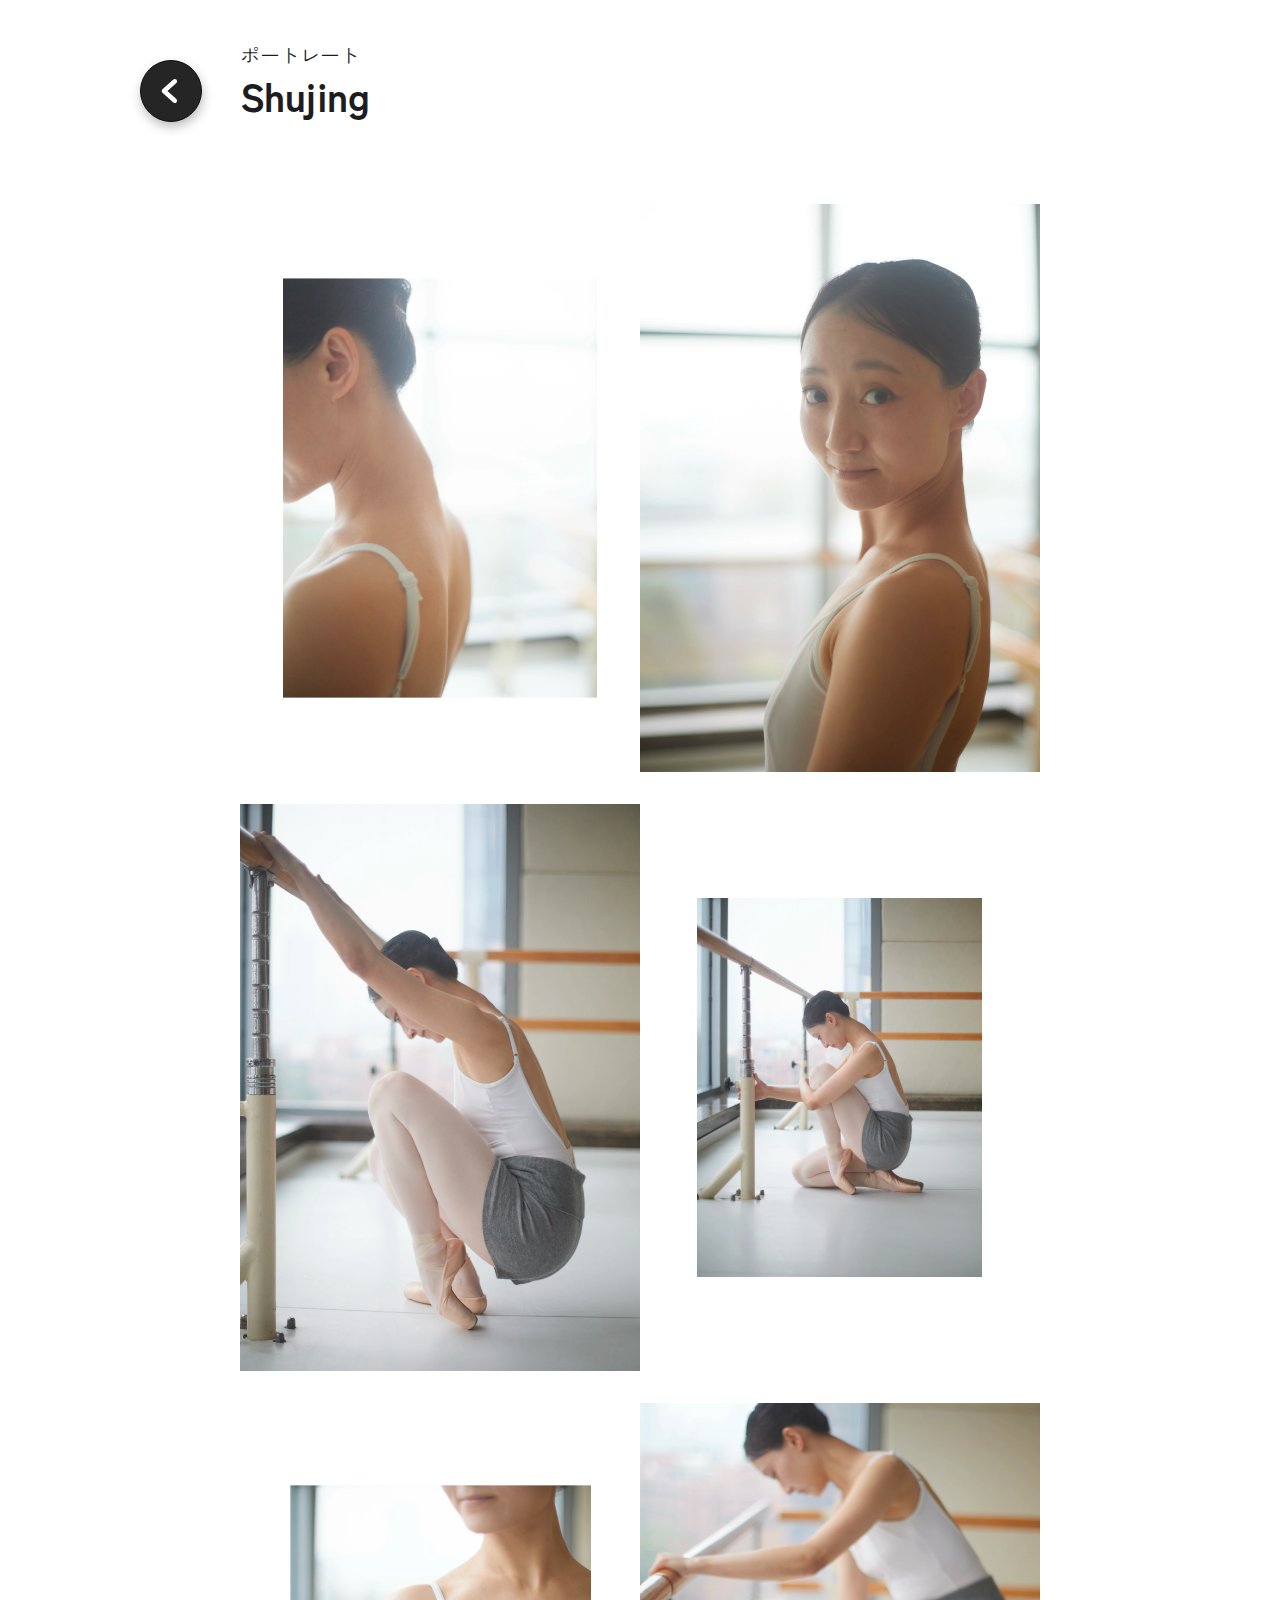
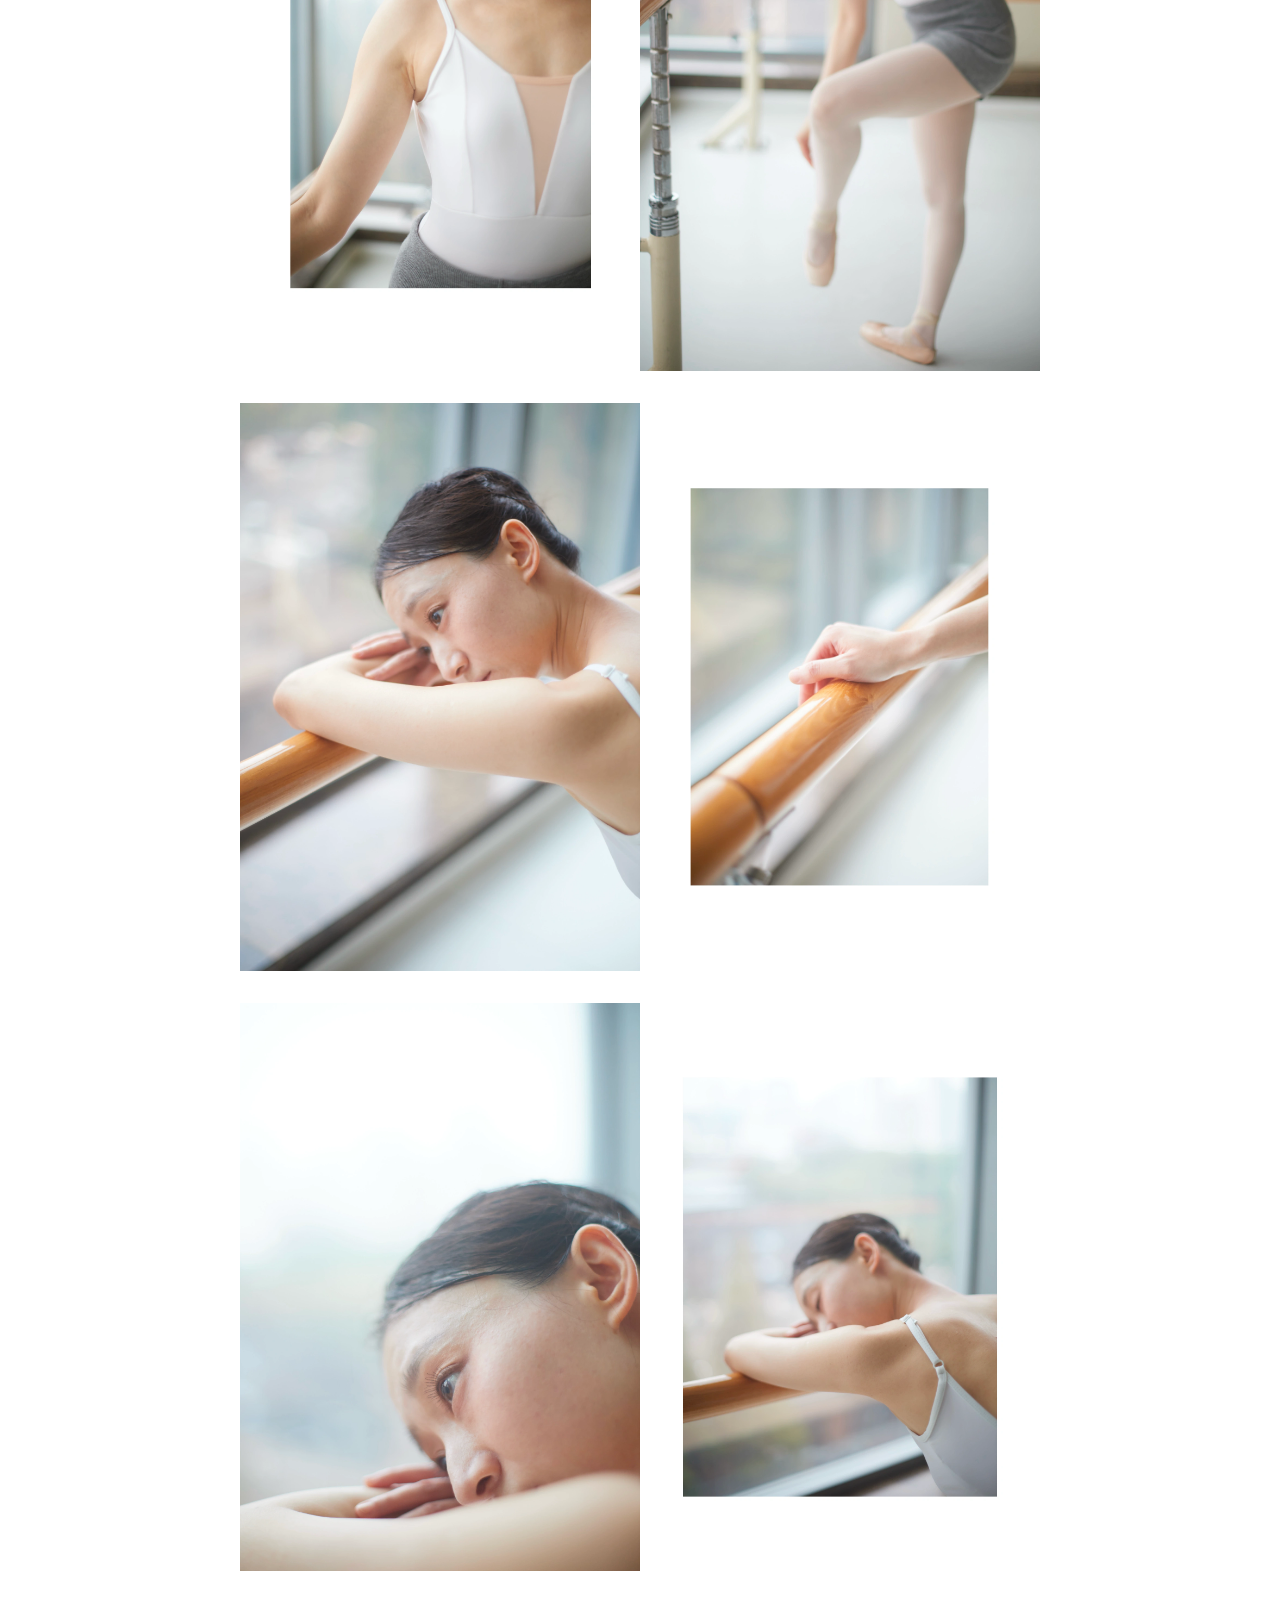
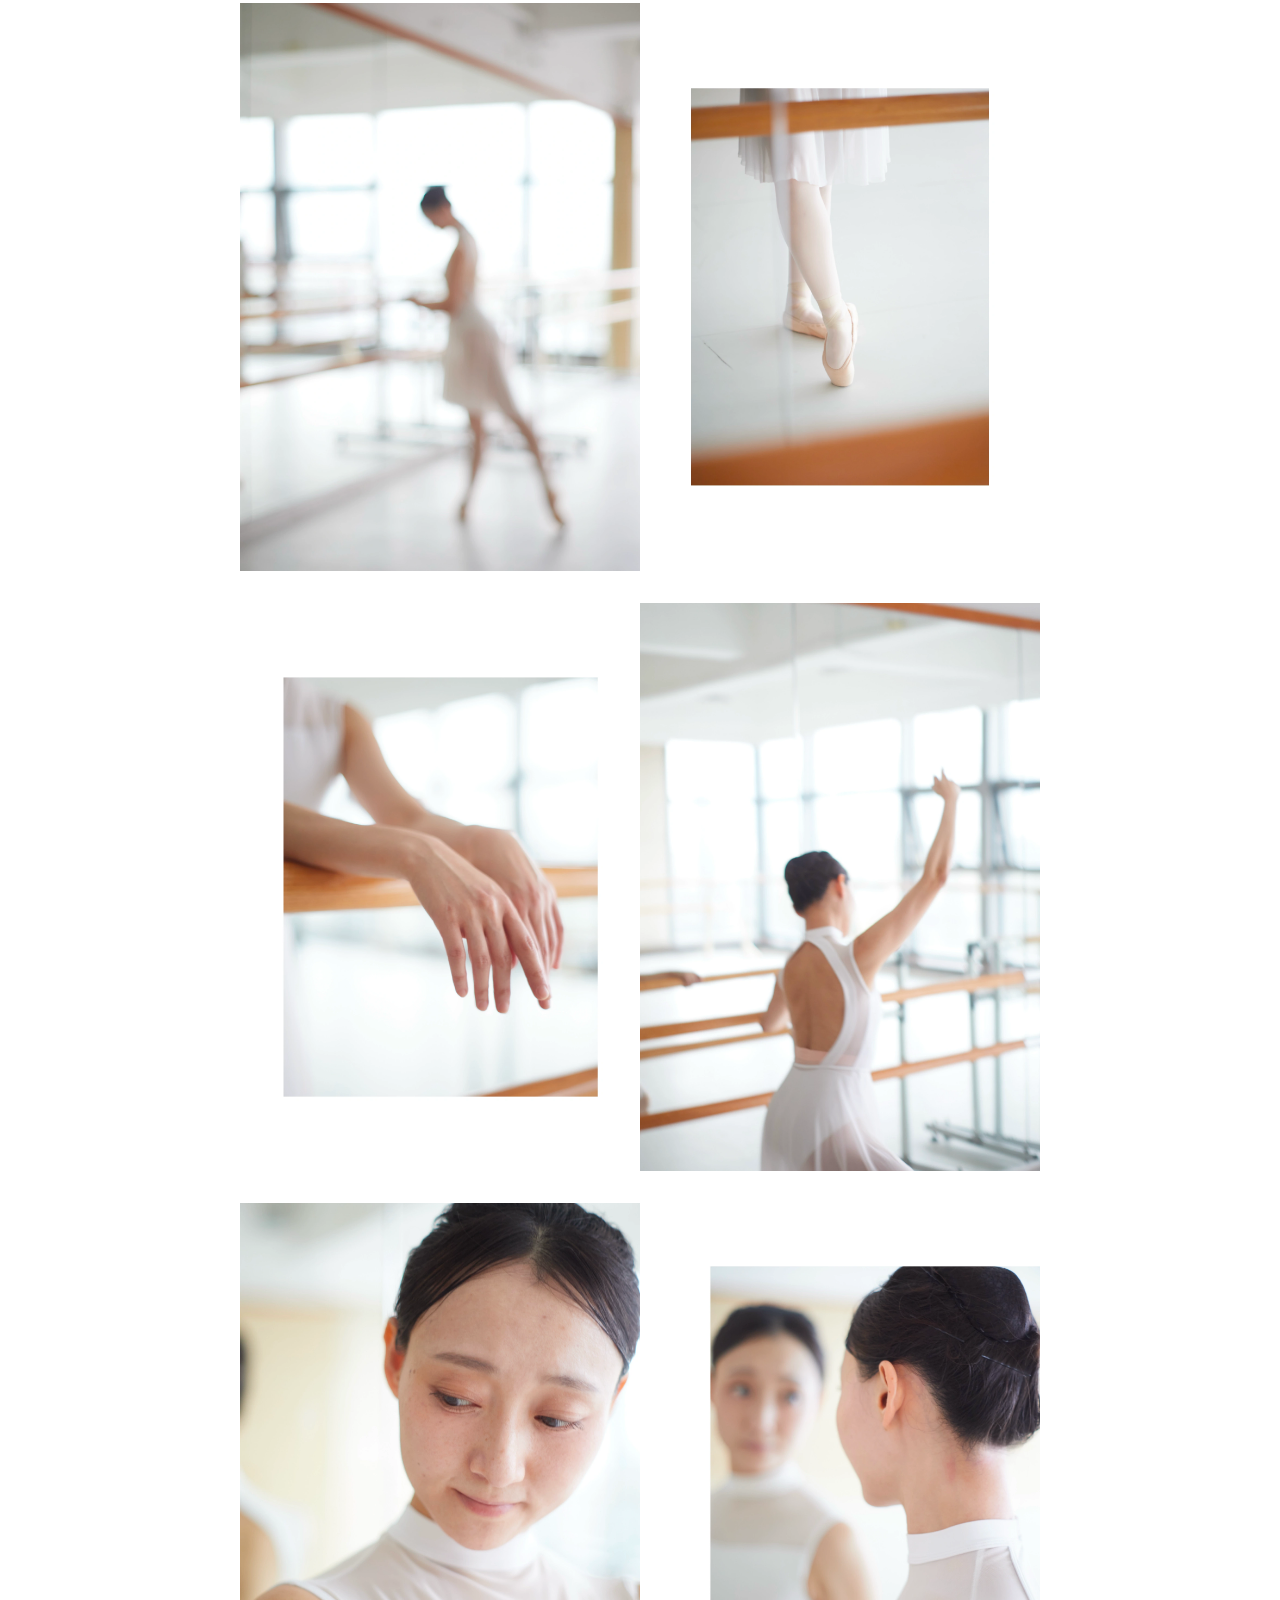
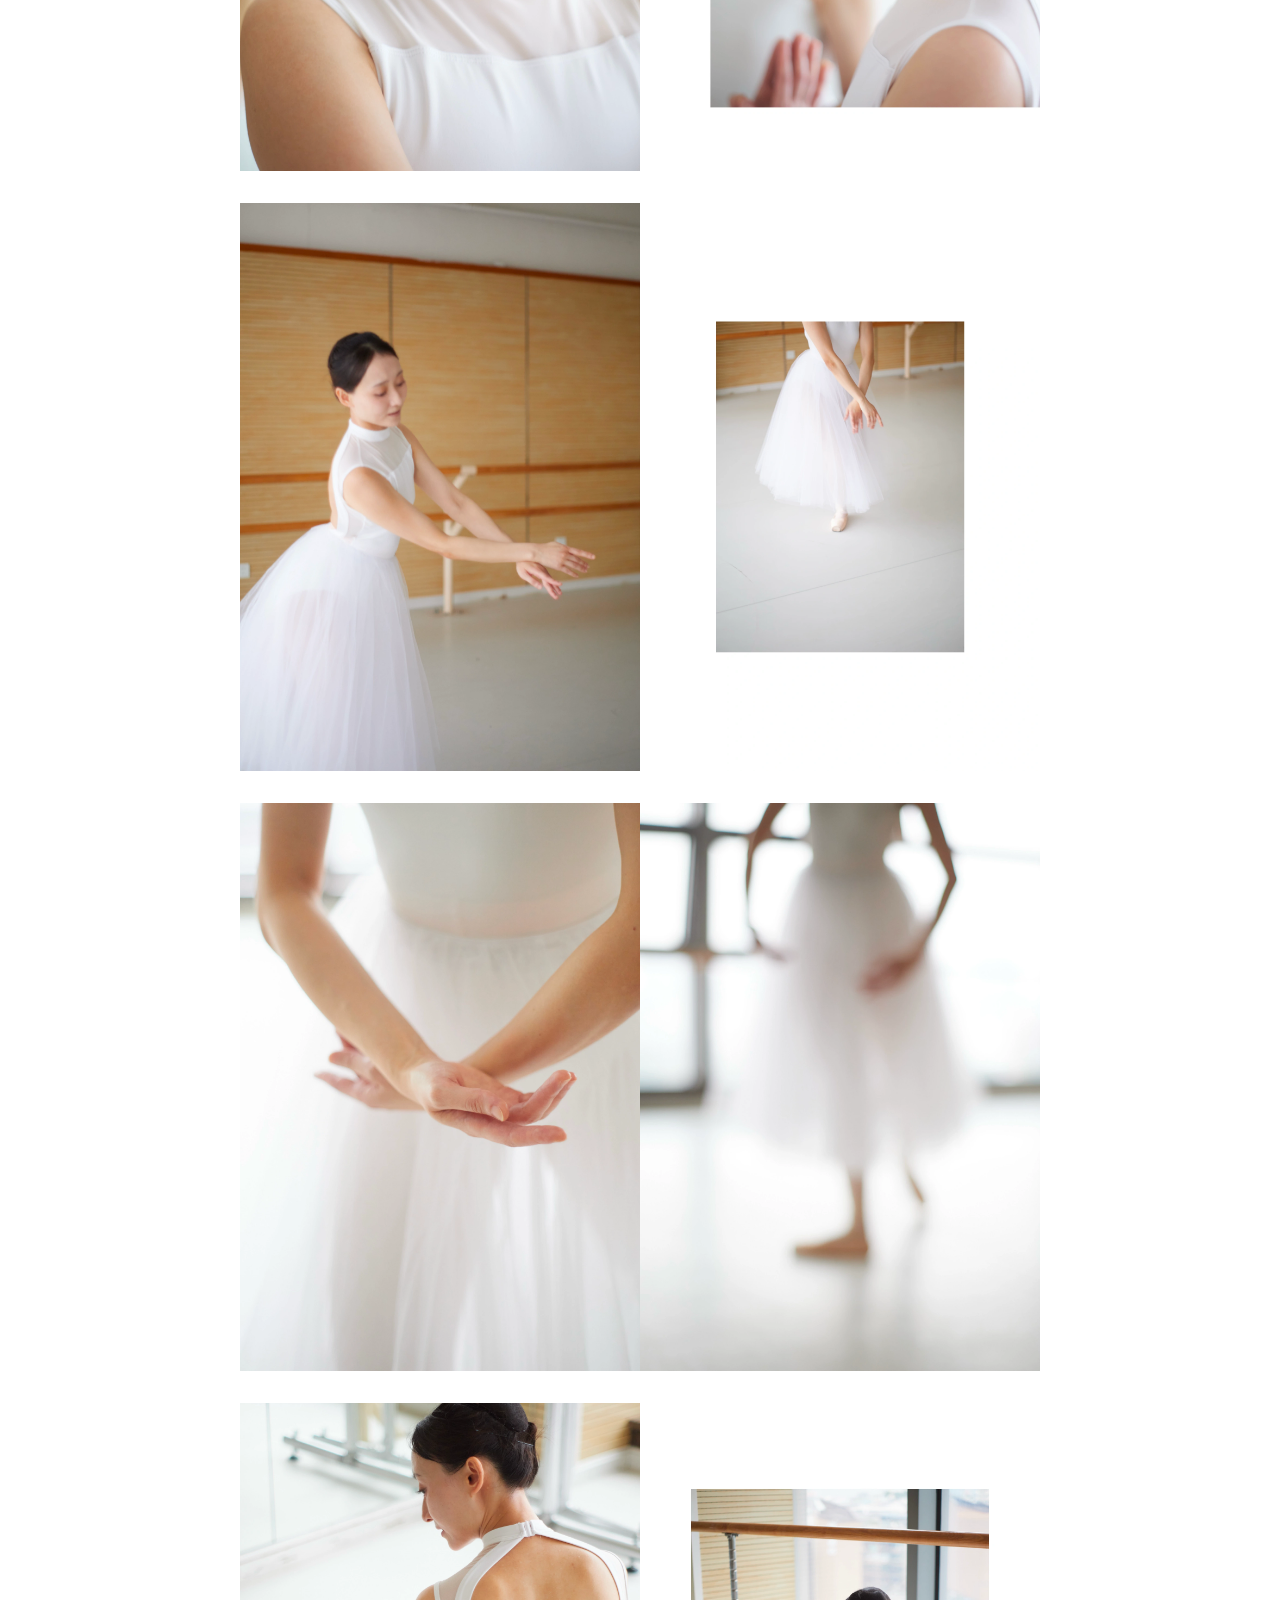
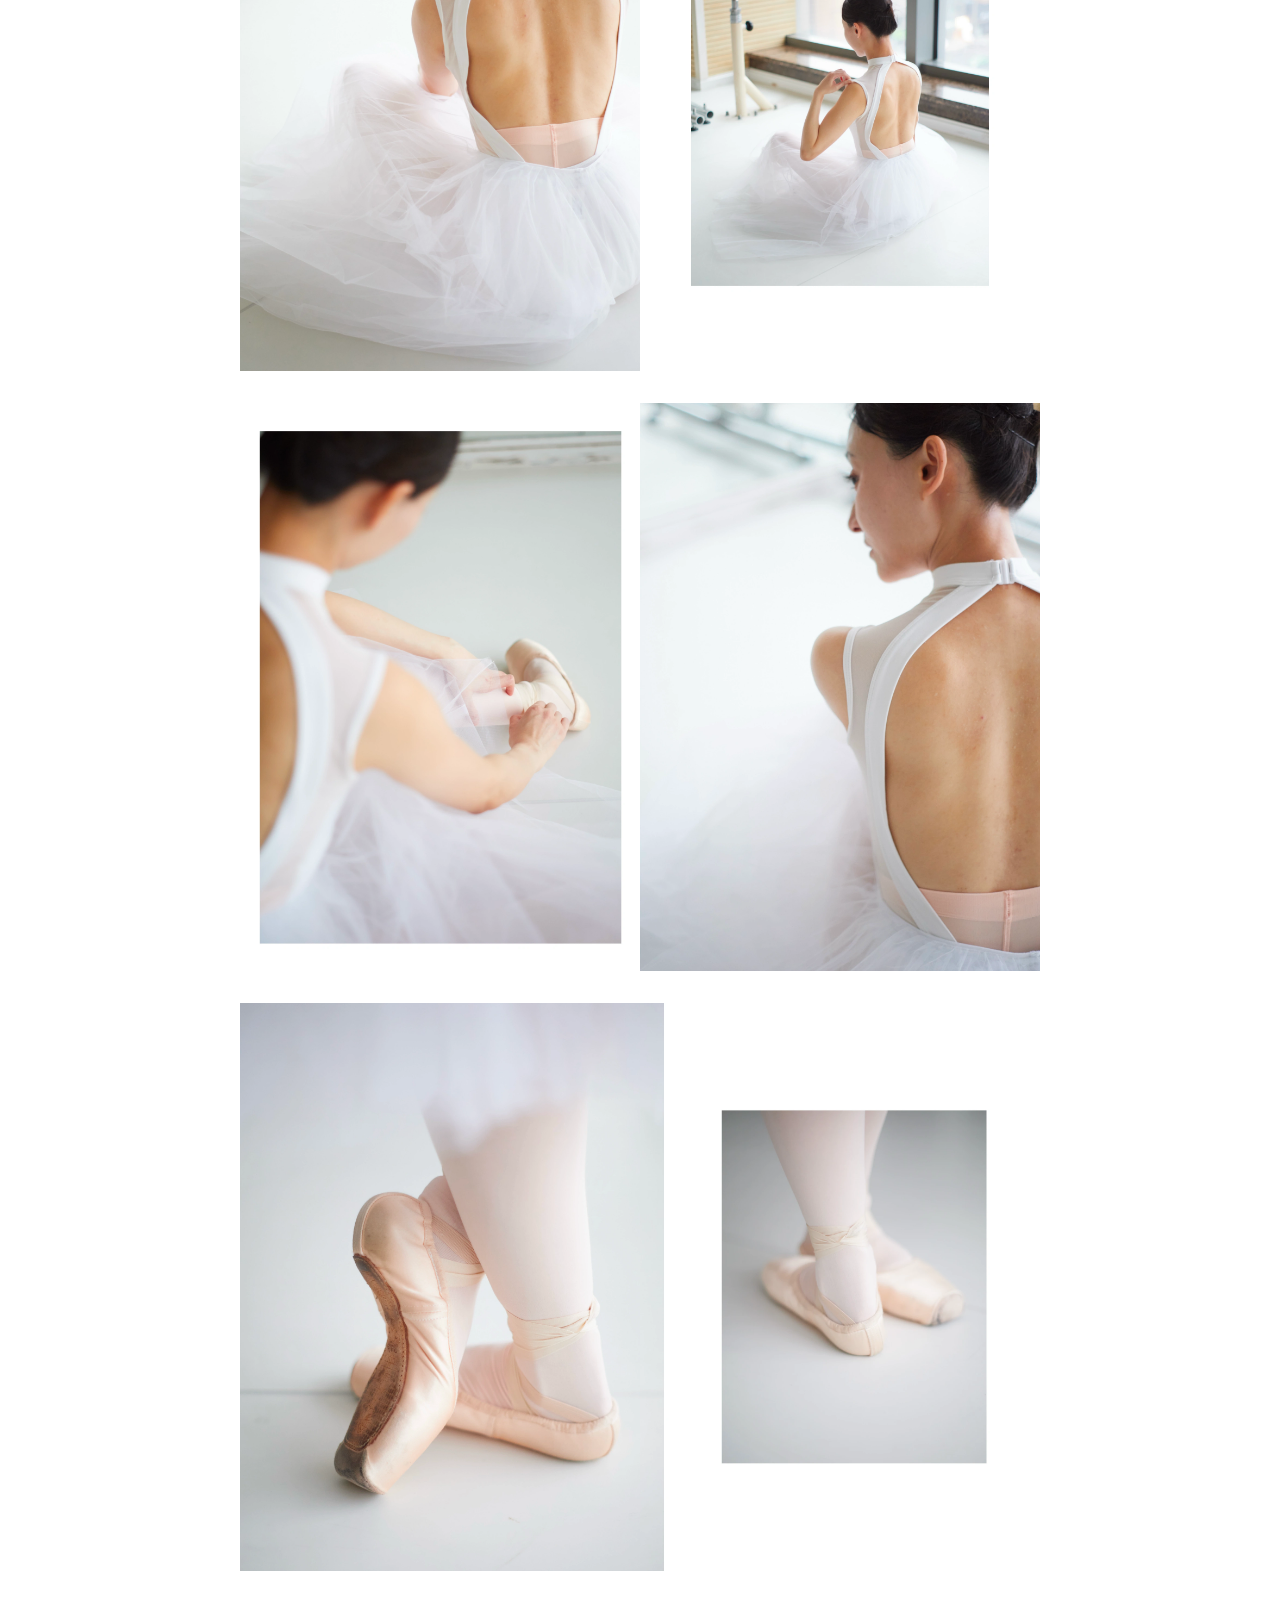
<file: shujing/index.html>
<!DOCTYPE html>
<html lang="ja">

<head>
    <meta charset="UTF-8">
    <meta name="viewport" content="width=device-width, initial-scale=1.0">
    <title>JIAMIN LI</title>
    <link rel="stylesheet" href="../css/style.css">
    <script src="../js/script.js" defer></script>
    <link rel="preconnect" href="https://fonts.googleapis.com">
    <link rel="preconnect" href="https://fonts.gstatic.com" crossorigin>
    <link href="https://fonts.googleapis.com/css2?family=Zen+Kaku+Gothic+New:wght@300;400;500;700;900&display=swap"
        rel="stylesheet">
    <link rel="icon" href="../assets/img/favicon.png" type="image/png">
    <link rel="apple-touch-icon" href="../assets/img/favicon.png">

</head>

<body class="page-shujing">
    <div class="main">
        <div class="button-back">
            <a href="../photo/index.html" onclick="history.back(); return false;">
                <img width="65" class="but-left" src="../assets/img/Chevron_Left_MD.svg" alt="back">
            </a>
        </div>
        <div class="fade-up">
            <section class="blog-content">
                <h2 class="h2-blog">ポートレート</h2>
                <h1 class="h1-blog">Shujing</h1>
                <div class="blog-photo-shujing">

                    <div class="shujing-group">
                        <img src="../assets/img/shujing-1.webp" alt="ポートレートshujing">
                        <img src="../assets/img/shujing-2.webp" alt="ポートレートshujing">
                    </div>

                    <div class="shujing-group">
                        <img src="../assets/img/shujing-3.webp" alt="ポートレートshujing">
                        <img src="../assets/img/shujing-4.webp" alt="ポートレートshujing">
                    </div>

                    <div class="shujing-group">
                        <img src="../assets/img/shujing-5.webp" alt="ポートレートshujing">
                        <img src="../assets/img/shujing-6.webp" alt="ポートレートshujing">
                    </div>

                    <div class="shujing-group">
                        <img src="../assets/img/shujing-7.webp" alt="ポートレートshujing">
                        <img src="../assets/img/shujing-8.webp" alt="ポートレートshujing">
                    </div>

                    <div class="shujing-group">
                        <img src="../assets/img/shujing-9.webp" alt="ポートレートshujing">
                        <img src="../assets/img/shujing-10.webp" alt="ポートレートshujing">
                    </div>

                    <div class="shujing-group">
                        <img src="../assets/img/shujing-11.webp" alt="ポートレートshujing">
                        <img src="../assets/img/shujing-12.webp" alt="ポートレートshujing">
                    </div>

                    <div class="shujing-group">
                        <img src="../assets/img/shujing-13.webp" alt="ポートレートshujing">
                        <img src="../assets/img/shujing-14.webp" alt="ポートレートshujing">
                    </div>

                    <div class="shujing-group">
                        <img src="../assets/img/shujing-15.webp" alt="ポートレートshujing">
                        <img src="../assets/img/shujing-16.webp" alt="ポートレートshujing">
                    </div>

                    <div class="shujing-group">
                        <img src="../assets/img/shujing-17.webp" alt="ポートレートshujing">
                        <img src="../assets/img/shujing-18.webp" alt="ポートレートshujing">
                    </div>

                    <div class="shujing-group">
                        <img src="../assets/img/shujing-19.webp" alt="ポートレートshujing">
                        <img src="../assets/img/shujing-20.webp" alt="ポートレートshujing">
                    </div>

                    <div class="shujing-group">
                        <img src="../assets/img/shujing-21.webp" alt="ポートレートshujing">
                        <img src="../assets/img/shujing-22.webp" alt="ポートレートshujing">
                    </div>

                    <div class="shujing-group">
                        <img src="../assets/img/shujing-23.webp" alt="ポートレートshujing">
                        <img src="../assets/img/shujing-24.webp" alt="ポートレートshujing">
                    </div>

                    <div class="shujing-group">
                        <img src="../assets/img/shujing-25.webp" alt="ポートレートshujing">
                        <img src="../assets/img/shujing-26.webp" alt="ポートレートshujing">
                    </div>
                </div>
            </section>
        </div>
    </div>


    </section>
    </div>
</body>

</html>
</file>
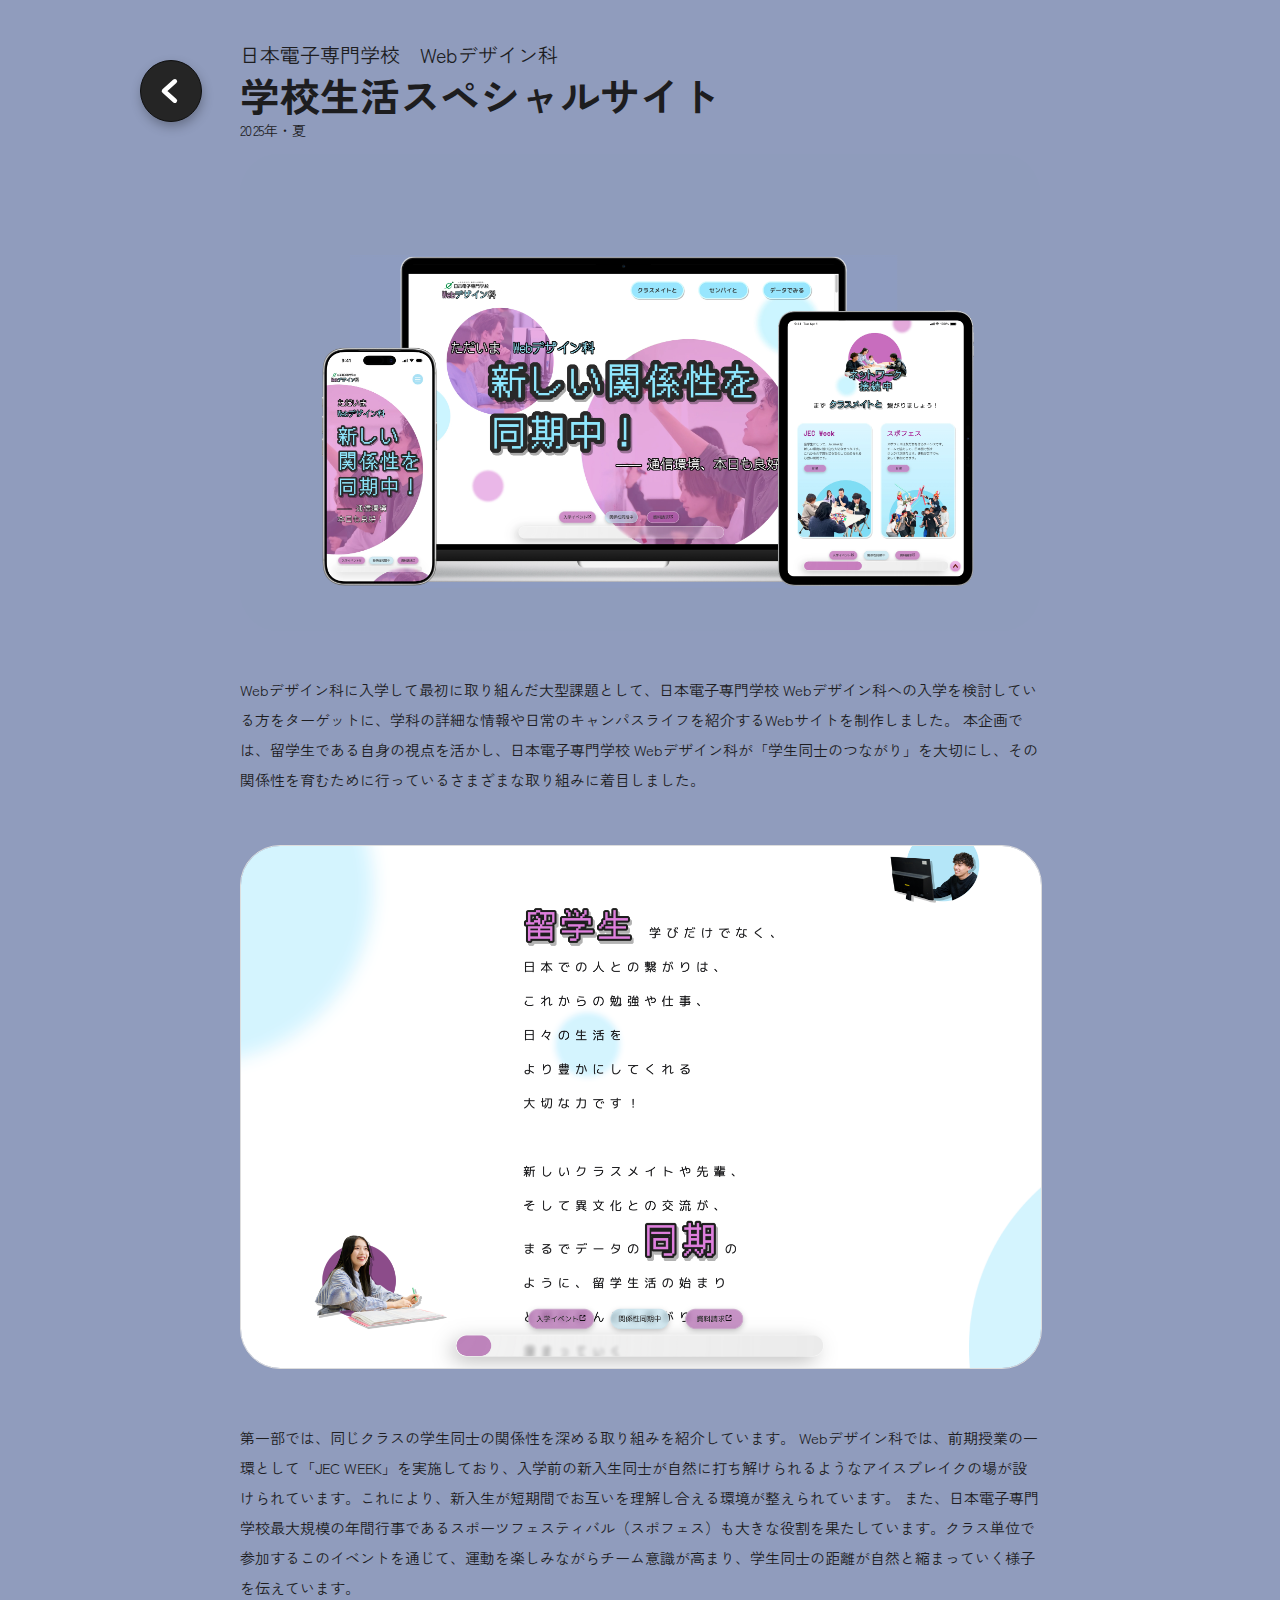
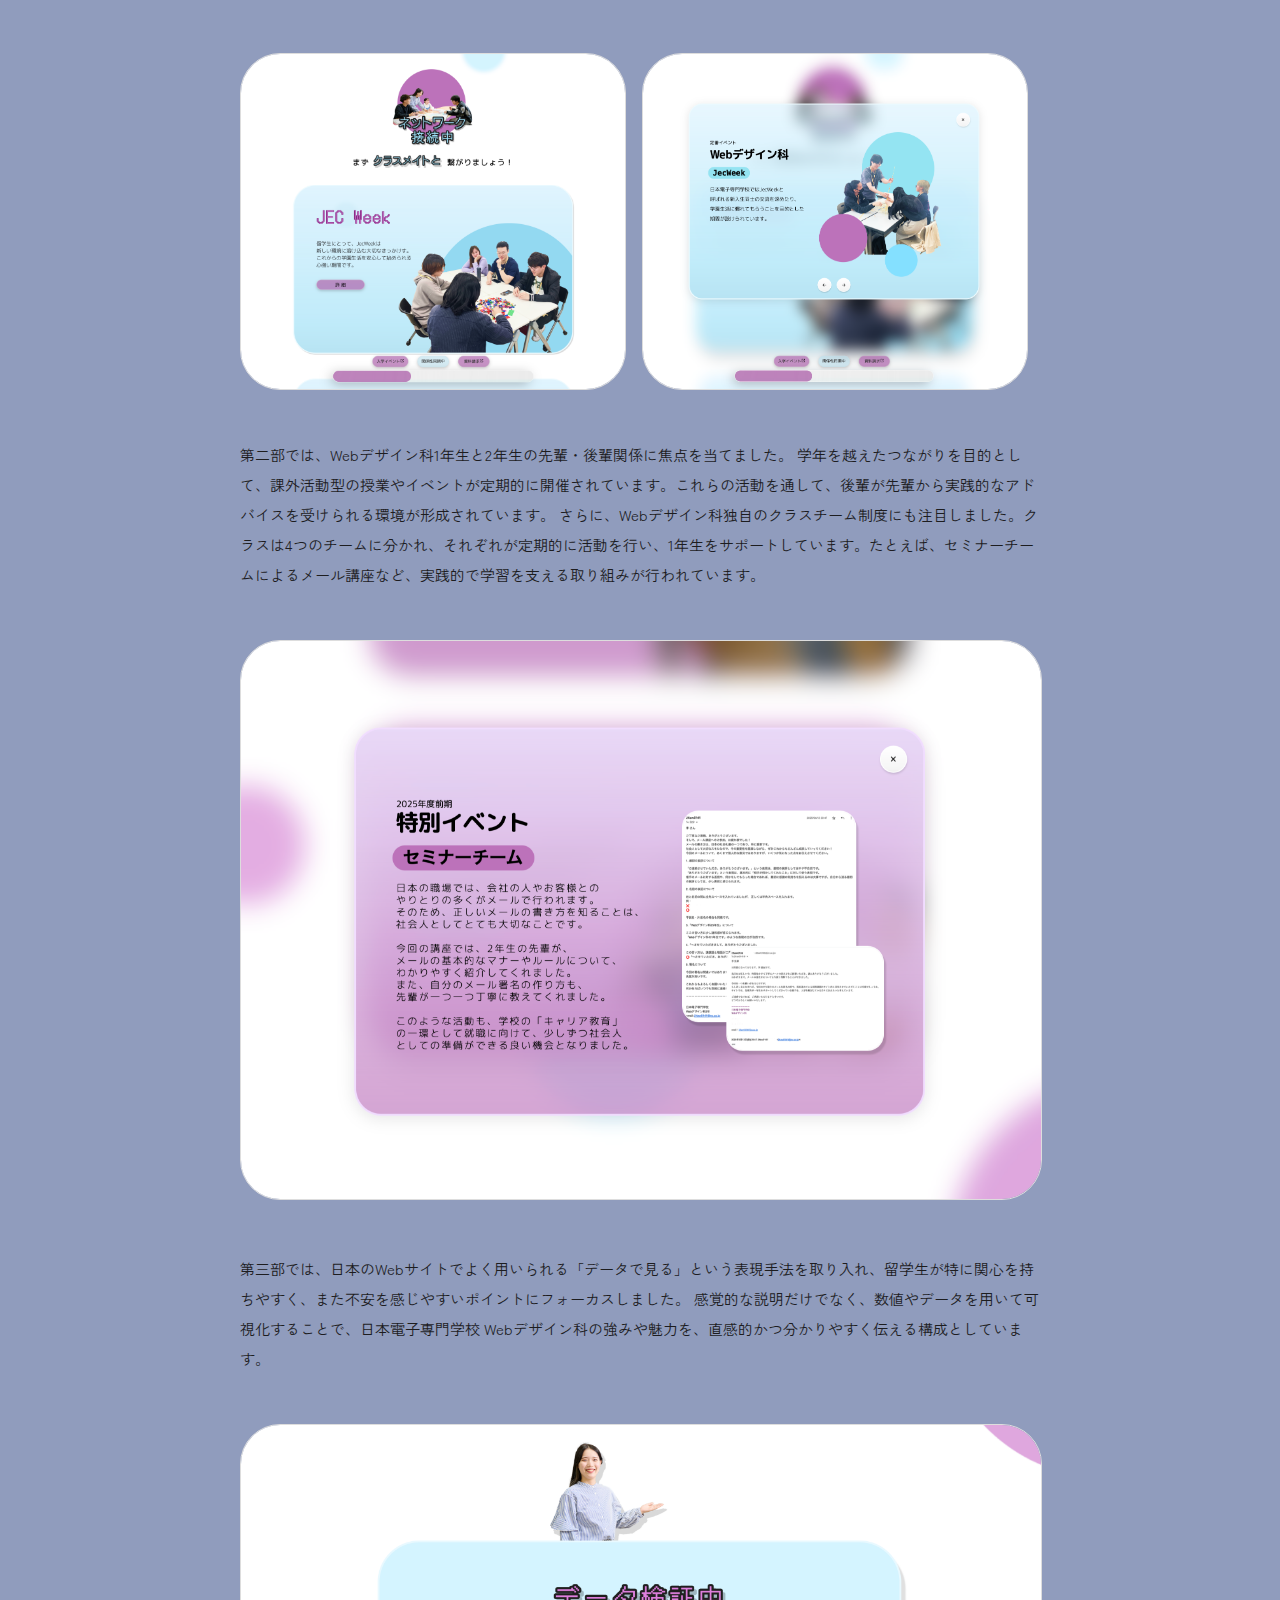
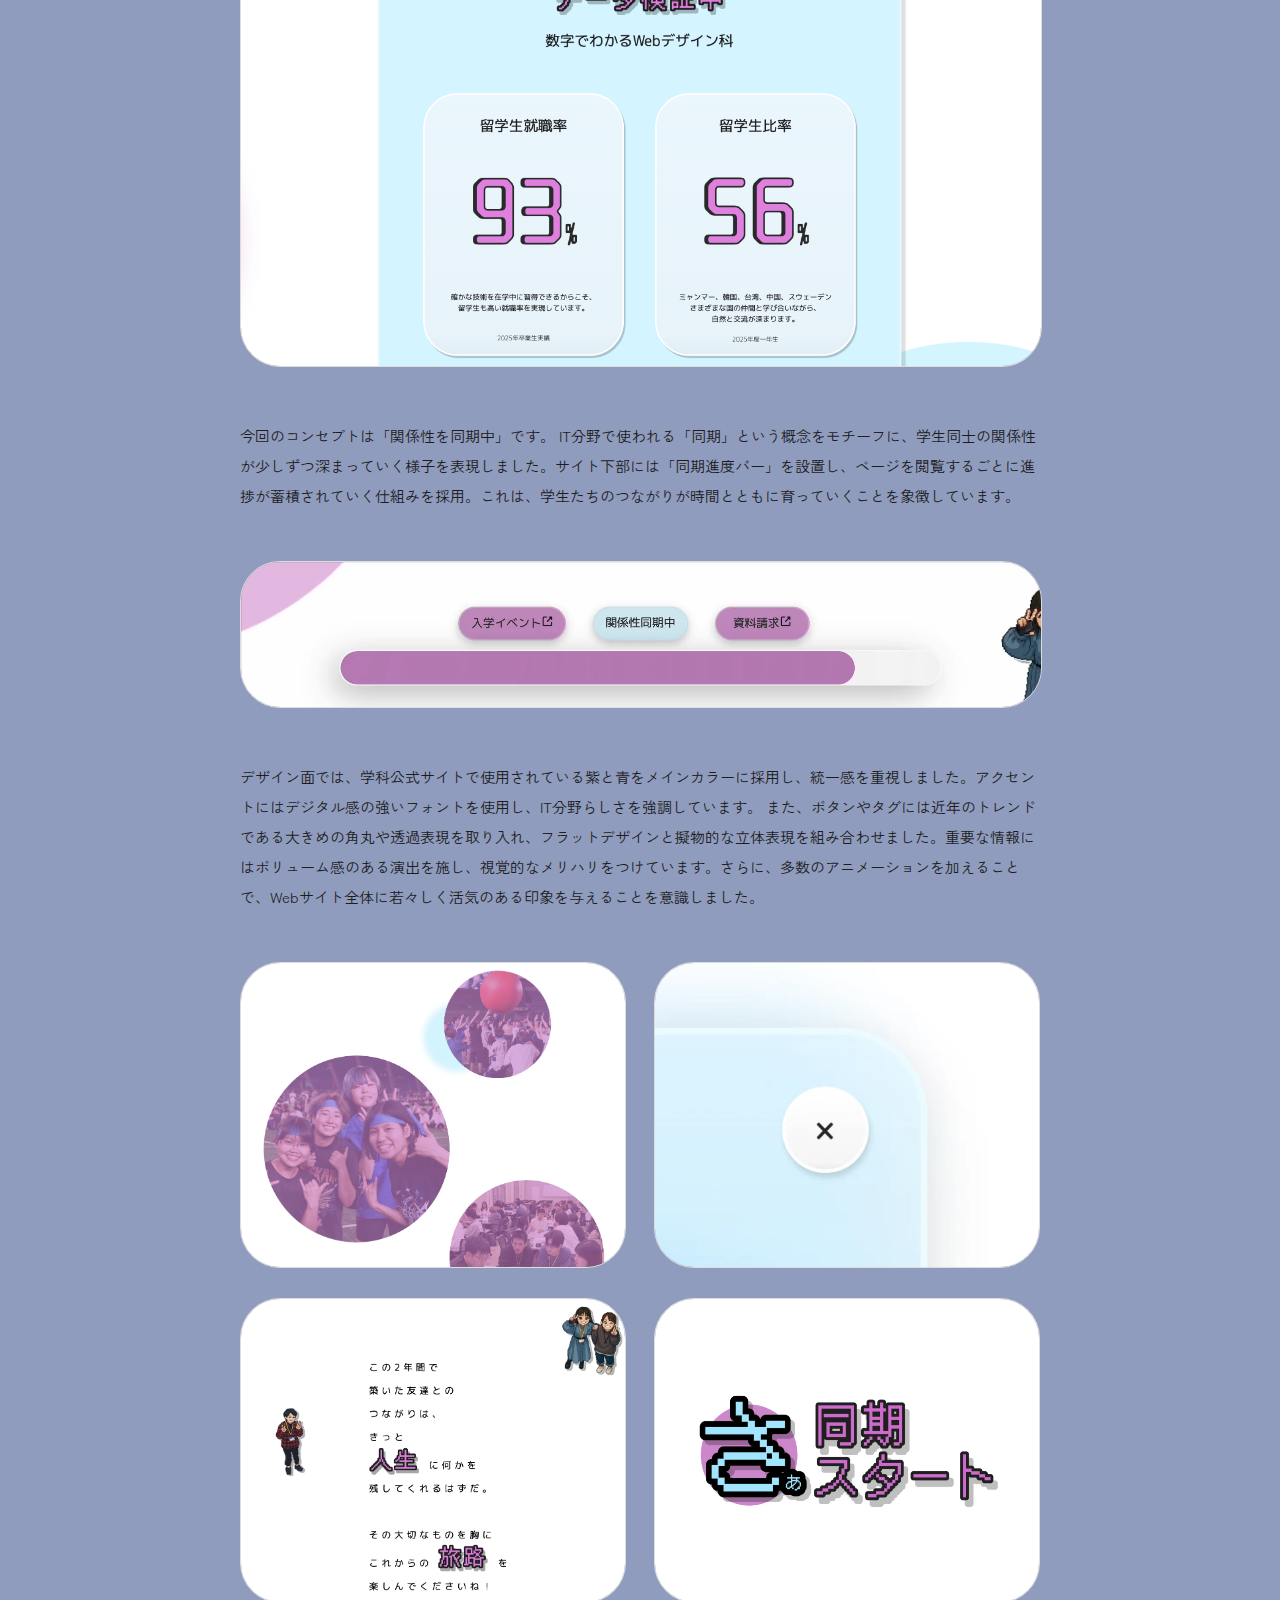
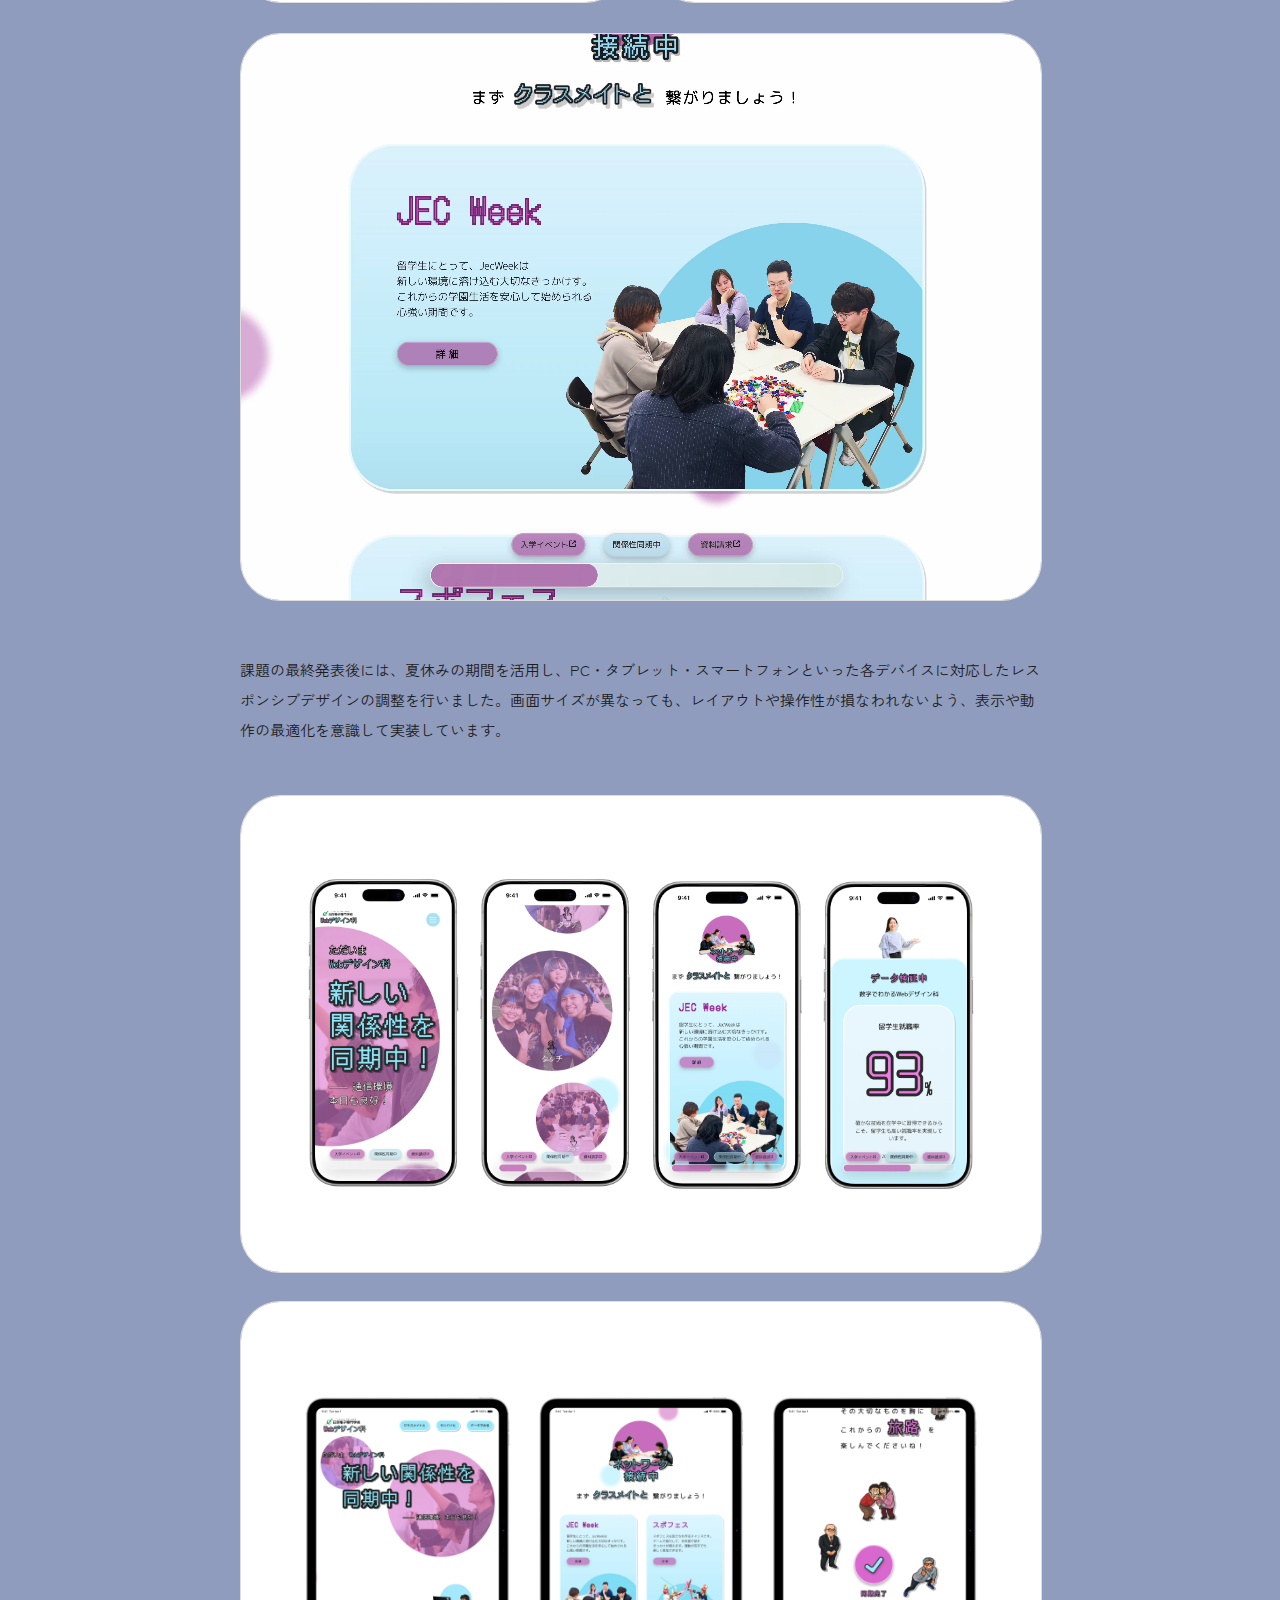
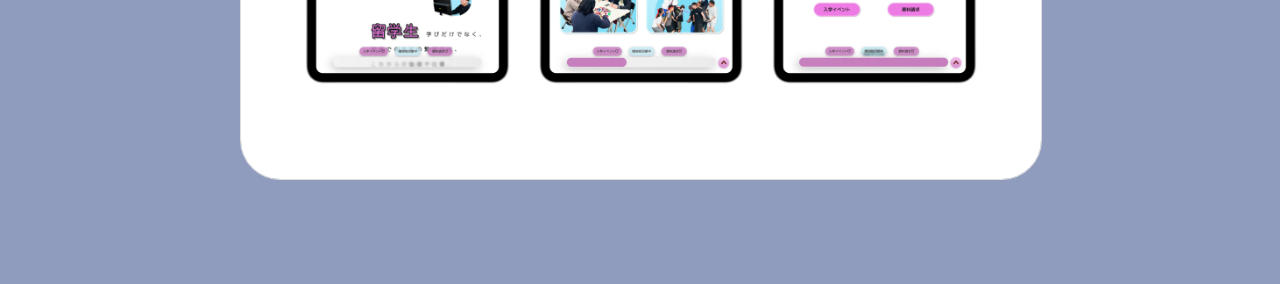
<file: zenkikadai/index.html>
<!DOCTYPE html>
<html lang="ja">

<head>
    <meta charset="UTF-8">
    <meta name="viewport" content="width=device-width, initial-scale=1.0">
    <title>JIAMIN LI</title>
    <link rel="stylesheet" href="../css/style.css">
    <script src="../js/script.js" defer></script>
    <link rel="preconnect" href="https://fonts.googleapis.com">
    <link rel="preconnect" href="https://fonts.gstatic.com" crossorigin>
    <link href="https://fonts.googleapis.com/css2?family=Zen+Kaku+Gothic+New:wght@300;400;500;700;900&display=swap"
        rel="stylesheet">

</head>

<body class="page-zenkikadai">
    <div class="main">
        <div class="button-back">
            <a href="../index.html" onclick="history.back(); return false;">
                <img width="65" class="but-left" src="../assets/img/Chevron_Left_MD.svg" alt="back">
            </a>
        </div>
        <div class="fade-up">
            <section class="blog-content">
                <h2 class="h2-blog">日本電子専門学校　Webデザイン科</h2>
                <h1 class="h1-blog">学校生活スペシャルサイト</h1>
                <h3 class="h3-blog">2025年・夏</h3>

                <img class="topimg" src="../assets/img/sakuhin-img-a.webp" alt="">
                <p class="p-blog p-blog-1">
                    Webデザイン科に入学して最初に取り組んだ大型課題として、日本電子専門学校
                    Webデザイン科への入学を検討している方をターゲットに、学科の詳細な情報や日常のキャンパスライフを紹介するWebサイトを制作しました。

                    本企画では、留学生である自身の視点を活かし、日本電子専門学校 Webデザイン科が「学生同士のつながり」を大切にし、その関係性を育むために行っているさまざまな取り組みに着目しました。
                </p>
                <img class="zenki-img-1 zenki-img" src="../assets/img/zenki-img-1.png" alt="">

                <p class="p-blog p-blog-2">
                    第一部では、同じクラスの学生同士の関係性を深める取り組みを紹介しています。
                    Webデザイン科では、前期授業の一環として「JEC
                    WEEK」を実施しており、入学前の新入生同士が自然に打ち解けられるようなアイスブレイクの場が設けられています。これにより、新入生が短期間でお互いを理解し合える環境が整えられています。

                    また、日本電子専門学校最大規模の年間行事であるスポーツフェスティバル（スポフェス）も大きな役割を果たしています。クラス単位で参加するこのイベントを通じて、運動を楽しみながらチーム意識が高まり、学生同士の距離が自然と縮まっていく様子を伝えています。

                </p>
                <div class="zenki-img-g-1">
                    <img class="zenki-img-2-1 zenki-img" src="../assets/img/zenki-img-2-1.png" alt="">
                    <img class="zenki-img-2-2 zenki-img" src="../assets/img/zenki-img-2-2.png" alt="">
                </div>
                <p class="p-blog p-blog-3">
                    第二部では、Webデザイン科1年生と2年生の先輩・後輩関係に焦点を当てました。
                    学年を越えたつながりを目的として、課外活動型の授業やイベントが定期的に開催されています。これらの活動を通して、後輩が先輩から実践的なアドバイスを受けられる環境が形成されています。

                    さらに、Webデザイン科独自のクラスチーム制度にも注目しました。クラスは4つのチームに分かれ、それぞれが定期的に活動を行い、1年生をサポートしています。たとえば、セミナーチームによるメール講座など、実践的で学習を支える取り組みが行われています。
                </p>
                <img class="zenki-img-3 zenki-img" src="../assets/img/zenki-img-3.png" alt="">
                <p class="p-blog p-blog-4">
                    第三部では、日本のWebサイトでよく用いられる「データで見る」という表現手法を取り入れ、留学生が特に関心を持ちやすく、また不安を感じやすいポイントにフォーカスしました。
                    感覚的な説明だけでなく、数値やデータを用いて可視化することで、日本電子専門学校 Webデザイン科の強みや魅力を、直感的かつ分かりやすく伝える構成としています。
                </p>
                <img class="zenki-img-4 zenki-img" src="../assets/img/zenki-img-4.png" alt="">
                <p class="p-blog p-blog-4">
                    今回のコンセプトは「関係性を同期中」です。
                    IT分野で使われる「同期」という概念をモチーフに、学生同士の関係性が少しずつ深まっていく様子を表現しました。サイト下部には「同期進度バー」を設置し、ページを閲覧するごとに進捗が蓄積されていく仕組みを採用。これは、学生たちのつながりが時間とともに育っていくことを象徴しています。
                </p>
                <video autoplay loop muted playsinline class="v1-blog" src="../assets/video/jingdutiaozhanshi.mp4"></video>
                <p class="p-blog p-blog-5">
                    デザイン面では、学科公式サイトで使用されている紫と青をメインカラーに採用し、統一感を重視しました。アクセントにはデジタル感の強いフォントを使用し、IT分野らしさを強調しています。
                    また、ボタンやタグには近年のトレンドである大きめの角丸や透過表現を取り入れ、フラットデザインと擬物的な立体表現を組み合わせました。重要な情報にはボリューム感のある演出を施し、視覚的なメリハリをつけています。さらに、多数のアニメーションを加えることで、Webサイト全体に若々しく活気のある印象を与えることを意識しました。
                </p>
                <div class="zenki-img-g-2">
                    <img class="zenki-img-5-1 zenki-img" src="../assets/img/zenki-img-5-1.webp" alt="">
                    <img class="zenki-img-5-2 zenki-img" src="../assets/img/zenki-img-5-2.webp" alt="">
                    <img class="zenki-img-6-1 zenki-img" src="../assets/img/zenki-img-6-1.webp" alt="">
                    <img class="zenki-img-6-2 zenki-img" src="../assets/img/zenki-img-6-2.webp" alt="">

                </div>
                <video autoplay loop muted playsinline class="v1-blog v1-blog-2"
                    src="../assets/video/tanchuangzhanshi.mp4"></video>
                <p class="p-blog p-blog-6">
                    課題の最終発表後には、夏休みの期間を活用し、PC・タブレット・スマートフォンといった各デバイスに対応したレスポンシブデザインの調整を行いました。画面サイズが異なっても、レイアウトや操作性が損なわれないよう、表示や動作の最適化を意識して実装しています。
                </p>
                <img class="zenki-img-7 zenki-img" src="../assets/img/zenki-img-7.webp" alt="">
                <img class="zenki-img-8 zenki-img" src="../assets/img/zenki-img-8.webp" alt="">

                <!-- <p class="p-blog p-blog-7">
                    サイトをアクセス：

                </p> -->
            </section>
        </div>
    </div>

</body>

</html>
</file>
<file: css/style.css>
/* ======================================================================== */
/* ======================================================================== */
/* ================================design-star============================= */

body {
    margin: 0;
    display: flex;
    justify-content: center;
    /* 水平居中 */
}

.main {
    max-width: 1000px;
    width: 100%;
}

.h1 {
    margin: 0px;
    margin-top: 20px;
    font-size: 60px;
    font-family: "Zen Kaku Gothic New", sans-serif;
    font-weight: 500;
    font-style: normal;
    color: #1D1D1F;
}

.icon-pc {
    /* margin-top: 40px; */
    display: block;
    width: 19%;
    border-radius: 40px;
}

.kojinsyoukai {
    padding-top: 40px;
}

.icon-phone {
    display: none;
}

.syousai-pc {
    margin-bottom: 0px;
    margin-top: 0px;
    font-size: 16px;
    font-family: "Zen Kaku Gothic New", sans-serif;
    font-weight: 300;
    font-style: normal;
    color: #1d1d1fb2;
}

.syousai-phone {
    display: none;
}

.fade-up {
    opacity: 0;
    transform: translateY(40px);
    transition: opacity 0.8s ease, transform 0.8s cubic-bezier(.33, 1, .68, 1);
}

.fade-up.show {
    opacity: 1;
    transform: translateY(0);
}

/* ======================================================================== */
/* ================================button-star============================= */

a {
    -webkit-tap-highlight-color: transparent;
}

.nav {
    margin-top: 46px;
}

.menu {
    width: 354px;
    font-size: 18px;
    display: flex;
    gap: 2px;
    /* 项目间距 */
    list-style: none;
    /* 去掉圆点 */
    padding: 0;
    margin: 0;
    border-radius: 40px;
    border: 1px solid #D2D2D4;
    background: #DDDDDF;
}

.menu a {
    font-family: "Zen Kaku Gothic New", sans-serif;
    font-weight: 600;
    text-decoration: none;
}


.page-design .button-design {
    text-decoration: none;
    color: #1D1D1F;
    padding-left: 34px;
    padding-right: 34px;
    padding-top: 10px;
    padding-bottom: 10px;
    background-color: rgb(237, 237, 237);
    border-radius: 40px;
    border: 1px solid #F8F8F8;
    background: #FFF;
    /* box-shadow: 1px 3px 15.1px -2px rgba(0, 0, 0, 0.14); */
    /* box-shadow: 2px 4px 15px -2px rgba(0, 0, 0, 0.20); */
    box-shadow: 0 4px 13px -2px rgba(0, 0, 0, 0.18);
    transition: background-color 0.2s ease;

}

.page-design .button-photo,
.page-design .button-about {
    padding-left: 34px;
    padding-right: 34px;
    padding-top: 10px;
    padding-bottom: 10px;
    border-radius: 40px;
    background-color: #DDDDDF;
    transition: background-color 0.4s ease;

}

.page-design .button-photo:hover,
.page-design .button-about:hover {
    background-color: #a4a5a6;
}

.page-design .button-design-a {
    color: #1D1D1F;
}

.page-design .button-photo-a,
.page-design .button-about-a {
    color: #666666;
}

.page-design .button-photo-a:hover,
.page-design .button-about-a:hover {
    color: #f2f2f2;
}




/* ================================================ */




.page-photo .button-photo {
    text-decoration: none;
    color: #1D1D1F;
    padding-left: 34px;
    padding-right: 34px;
    padding-top: 10px;
    padding-bottom: 10px;
    background-color: rgb(237, 237, 237);
    border-radius: 40px;
    border: 1px solid #F8F8F8;
    background: #FFF;
    box-shadow: 0 4px 13px -2px rgba(0, 0, 0, 0.18);
    transition: background-color 0.2s ease;
}

.page-photo .button-photo-a {
    color: #1D1D1F;
}

.page-photo .button-design,
.page-photo .button-about {
    padding-left: 34px;
    padding-right: 34px;
    padding-top: 10px;
    padding-bottom: 10px;
    border-radius: 40px;
    background-color: #DDDDDF;
    transition: background-color 0.4s ease;

}

.page-photo .button-design:hover,
.page-photo .button-about:hover {
    background-color: #a4a5a6;
}

.page-photo .button-design-a {
    color: #1D1D1F;
}

.page-photo .button-design-a,
.page-photo .button-about-a {
    color: #666666;
}

.page-photo .button-design-a:hover,
.page-photo .button-about-a:hover {
    color: #f2f2f2;
}


/* ============================================= */


.page-about .button-about {
    text-decoration: none;
    color: #1D1D1F;
    padding-left: 34px;
    padding-right: 34px;
    padding-top: 10px;
    padding-bottom: 10px;
    background-color: rgb(237, 237, 237);
    border-radius: 40px;
    border: 1px solid #F8F8F8;
    background: #FFF;
    box-shadow: 0 4px 13px -2px rgba(0, 0, 0, 0.18);
    transition: background-color 0.2s ease;
}




.page-about .button-about-a {
    color: #1D1D1F;
}




.page-about .button-design,
.page-about .button-photo {
    padding-left: 34px;
    padding-right: 34px;
    padding-top: 10px;
    padding-bottom: 10px;
    border-radius: 40px;
    background-color: #DDDDDF;
    transition: background-color 0.4s ease;

}

.page-about .button-design:hover,
.page-about .button-photo:hover {
    background-color: #a4a5a6;
}

.page-about .button-design-a {
    color: #1D1D1F;
}

.page-about .button-design-a,
.page-about .button-photo-a {
    color: #666666;
}

.page-about .button-design-a:hover,
.page-about .button-photo-a:hover {
    color: #f2f2f2;
}

/* ======================================================================== */
/* ================================button-end============================= */

.sakuhin-link {
    display: block;
    /* 让 a 包住整个块 */
    text-decoration: none;
    /* 去掉下划线 */
    color: inherit;
    /* 文字颜色继承 */
}

.sakuhin-link:hover figure img {
    transform: translateY(-3px);
}

.sakuhin-link figure img {
    transition: transform 0.3s ease;
}

.sakuhin {
    margin-top: 30px;
    display: flex;
    flex-wrap: wrap;
    gap: 60px;
}

figure {
    margin: 0;
}

.figure img {
    width: 100%;
    border-radius: 40px;
}

.figcaption {
    margin-top: 20px;
}



.sakuhin-a {
    border-radius: 40px;
    width: 470px;
}

.sakuhin-h3 {
    margin: 0;
    margin-top: -6px;
    padding-left: 10px;
    padding-right: 10px;
    font-size: 12px;
    font-family: "Zen Kaku Gothic New", sans-serif;
    font-weight: 600;
    font-style: normal;
    color: #1d1d1f;
}

.sakuhin-h2 {
    margin: 0;
    margin-top: -4px;
    padding-left: 10px;
    padding-right: 10px;
    font-size: 20px;
    font-family: "Zen Kaku Gothic New", sans-serif;
    font-weight: 600;
    font-style: normal;
    color: #1d1d1ffa;
}

.sakuhin-p {
    margin: 0;
    margin-top: 10px;
    padding-left: 10px;
    padding-right: 10px;
    font-size: 13px;
    font-family: "Zen Kaku Gothic New", sans-serif;
    font-weight: 400;
    font-style: normal;
    color: #1d1d1fb4;
}

.sakuhin-b {
    border-radius: 40px;
    width: 470px;

}

.sakuhin-c {
    border-radius: 40px;
    width: 470px;
}

.sakuhin-d {
    border-radius: 40px;
    width: 470px;
}



.footer {
    padding-left: 10px;
    margin-top: 80px;
    font-size: 14px;
    font-family: "Zen Kaku Gothic New", sans-serif;
    font-weight: 400;
    font-style: normal;
    color: #1d1d1fb2;
}

.part-d {
    padding-bottom: 16px;
}

.blog-footer {
    margin-top: 200px;
    font-size: 12px;
    font-family: "Zen Kaku Gothic New", sans-serif;
    font-weight: 400;
    font-style: normal;
    color: #1d1d1f;
}

/* ======================================================================== */
/* ======================================================================== */
/* ================================design-end============================= */




/* ======================================================================== */
/* ======================================================================== */
/* ================================about-star============================= */
.page-about .part-c {
    margin-top: 38px;
    display: flex;
    flex: 0 0 auto;
    flex-flow: column;
    gap: 50px;
    height: min-content;
    overflow: hidden;
    padding: 0px;
    position: relative;
    /* width: 100%; */
}

.about-part-c-title {
    margin: 0px;
    font-size: 30px;
    font-family: "Zen Kaku Gothic New", sans-serif;
    font-weight: 500;
    font-style: normal;
    color: #1d1d1f;

}

.about-part-c-a,
.about-part-c-b,
.about-part-c-c,
.about-part-c-d,
.about-part-c-e,
.about-part-c-f {
    display: flex;
    align-items: flex-start;
    flex-flow: row;
    flex: 0 0 auto;
    flex-direction: column;
    gap: 6px;
}

.about-part-c-a-time,
.about-part-c-b-time,
.about-part-c-c-time,
.about-part-c-d-time,
.about-part-c-e-time,
.about-part-c-f-time {
    margin: 0;
    font-size: 15px;
    font-family: "Zen Kaku Gothic New", sans-serif;
    font-weight: 400;
    font-style: normal;
    color: #1d1d1f;
}

.about-part-c-a-h3,
.about-part-c-b-h3,
.about-part-c-c-h3,
.about-part-c-d-h3,
.about-part-c-e-h3,
.about-part-c-f-h3 {
    margin: 0;
    font-size: 15px;
    font-family: "Zen Kaku Gothic New", sans-serif;
    font-weight: 500;
    font-style: normal;
    color: #1d1d1f;
}

.about-part-c-a-setsumei,
.about-part-c-b-setsumei,
.about-part-c-c-setsumei {
    margin: 0;
    font-size: 15px;
    font-family: "Zen Kaku Gothic New", sans-serif;
    font-weight: 400;
    font-style: normal;
    color: #1d1d1f;
}








/* ======================================================================== */
/* ======================================================================== */
/* ================================about-end============================= */






/* ======================================================================== */
/* ======================================================================== */
/* ======================================================================== */
/* ==============================zenkikadai-star=========================== */
.page-zenkikadai {
    background-color: #909CBD;

}

.page-zenkikadai .main {
    max-width: 1000px;
    height: 2200px;
    width: 100%;

}

.blog-content {
    padding-left: 10%;
    padding-right: 10%;
}


.button-back {
    margin-top: 60px;
    color: #1d1d1f;
    width: 60px;
    height: 60px;
    border-radius: 100px;
    border: 1px solid #0f0f0f;
    background: #252525;
    box-shadow: 1px 5px 12px -1px rgba(0, 0, 3, 0.3);
    transition:
        box-shadow 0.18s ease,
        transform 0.18s ease;
}

.button-back:hover {
    box-shadow: 1px 2px 6px rgba(0, 0, 0, 0.15);
    transform: translateY(1px);
}

.but-left {
    position: relative;
    right: 3px;
    top: 1px;
}

.button-back {
    position: fixed;
    z-index: 1000;
}

.topimg {
    /* margin-top: 160px; */
    width: 100%;
    border-radius: 40px;

}

.h2-blog {
    margin-top: 40px;
    font-size: 20px;
    font-family: "Zen Kaku Gothic New", sans-serif;
    font-weight: 400;
    font-style: normal;
    color: #1D1D1F;
}

.h1-blog {
    margin-top: -20px;
    font-size: 40px;
    font-family: "Zen Kaku Gothic New", sans-serif;
    font-weight: 600;
    font-style: normal;
    color: #1D1D1F;
}

.h3-blog {
    margin-top: -30px;
    font-size: 14px;
    font-family: "Zen Kaku Gothic New", sans-serif;
    font-weight: 400;
    font-style: normal;
    color: #1D1D1F;
}

.p-blog {
    font-size: 15px;
    font-family: "Zen Kaku Gothic New", sans-serif;
    font-weight: 400;
    font-style: normal;
    color: #1D1D1F;
    line-height: 2;
}

.p-blog-1 {
    margin-top: 40px;
    margin-bottom: 50px;
    font-size: 15px;
    font-family: "Zen Kaku Gothic New", sans-serif;
    font-weight: 400;
    font-style: normal;
    color: #1D1D1F;
    line-height: 2;
}

.p-blog-2,
.p-blog-3,
.p-blog-4,
.p-blog-5,
.p-blog-6 {
    margin-top: 50px;
    margin-bottom: 50px;
    font-size: 15px;
    font-family: "Zen Kaku Gothic New", sans-serif;
    font-weight: 400;
    font-style: normal;
    color: #1D1D1F;
    line-height: 2;
}

.v1-blog {
    width: 100%;
    border-radius: 40px;
    border: 1px solid #dddddd;
}

.zenki-img-1 {
    width: 100%;
    border-radius: 40px;
    border: 1px solid #dddddd;
}



.zenki-img-2-1,
.zenki-img-2-2 {
    width: 48%;
    border-radius: 40px;
    border: 1px solid #dddddd;
}

.zenki-img-g-1 {
    display: flex;
    gap: 2%;

}

.zenki-img-3 {
    width: 100%;
    border-radius: 40px;
    border: 1px solid #dddddd;
}


.zenki-img-4 {
    width: 100%;
    border-radius: 40px;
    border: 1px solid #dddddd;
}

.zenki-img-5-1,
.zenki-img-5-2,
.zenki-img-6-1,
.zenki-img-6-2 {
    width: 48%;
    border-radius: 40px;
    border: 1px solid #dddddd;
}

.zenki-img-g-2 {
    display: flex;
    flex-wrap: wrap;
    column-gap: 3.5%;
    row-gap: 30px;
}

.v1-blog-2 {
    margin-top: 30px;
}

.zenki-img-7 {
    width: 100%;
    border-radius: 40px;
    border: 1px solid #dddddd;
}

.zenki-img-8 {
    margin-top: 3%;
    width: 100%;
    border-radius: 40px;
    border: 1px solid #dddddd;
}

.footer-blog {
    margin-top: 60px;
}

.blog-content {
    padding-bottom: 100px;
}


/* ======================================================================== */
/* ==============================zenkikadai-end=========================== */


/* ======================================================================== */
/* =========================nihonshitsugen-star=========================== */



.page-nihonshitsugen {
    background-color: #B1CD9A;
}


.page-nihonshitsugen .main {
    max-width: 1000px;
    height: 2200px;
    width: 100%;

}


.shitsugen-img-1 {
    width: 50%;
    display: block;
    margin: 0 auto;
    margin-bottom: 30px;
}

.nipponshitsugen-link {
    text-decoration: none;
    font-size: 14px;
    font-family: "Zen Kaku Gothic New", sans-serif;
    font-weight: 400;
    font-style: normal;
    color: #0D4348;

}

.shitsugen-img-photo {
    /* display: block; */
    /* margin: 0 auto; */
    width: 32%;
}

.shitsugen-page-g1 {
    margin-bottom: 2%;
}

.logo-figure {
    margin-bottom: 50px;
}



.logo-figure img {
    width: 100%;
    display: block;
    margin: 0 auto;
    margin-bottom: 16px;
    border-radius: 40px;
}

.logo-figure figcaption {
    font-size: 14px;
    font-family: "Zen Kaku Gothic New", sans-serif;
    font-weight: 400;
    font-style: normal;
    color: #1D1D1F;
}

.shitsugen-scroll {
    width: 35%;
    border-radius: 30px;
    display: block;
    margin: 0 auto;
    margin-top: 60px;
}



/* ======================================================================== */
/* =========================nihonshitsugen-end=========================== */





/* ======================================================================== */
/* ================================kojiki-star============================= */


.page-kojiki {
    background-color: #F4EFEF;

}

.page-kojiki .main {
    max-width: 1000px;
    width: 100%;

}

.cyousa-img {
    width: 48%;
    border-radius: 40px;
    border: 1px solid #dddddd;
}

.kojiki-img {
    border-radius: 40px;
    border: 1px solid #dddddd;
}

.kojiki-img-g1 {
    display: flex;
    flex-wrap: wrap;
    column-gap: 3.5%;
    row-gap: 30px;
}

.kojiki-img-5 {
    width: 100%;
    border-radius: 40px;
    border: 1px solid #dddddd;
}

.kojiki-v1-blog {
    width: 48%;
    border-radius: 40px;
    border: 1px solid #dddddd;
}

.kojiki-img-6,
.kojiki-img-7,
.kojiki-img-8 {
    width: 48%;
    border-radius: 40px;
    border: 1px solid #dddddd;
}

.kojiki-img-g2 {
    display: flex;
    flex-wrap: wrap;
    column-gap: 3.5%;
    row-gap: 30px;
}

.footer-blog {
    margin-top: 60px;
}


/* ======================================================================== */
/* ================================kojiki-end============================= */


/* ======================================================================== */
/* ================================saitosekkei-star============================= */
.page-saitosekkei {
    background-color: #C58586;

}

.page-saitosekkei .main {
    max-width: 1000px;
    width: 100%;

}

.saito-img {
    width: 100%;
    border-radius: 40px;
}

.saito-v1-blog,
.saito-v2-blog {
    width: 100%;
    border-radius: 40px;
}







/* ======================================================================== */
/* ================================saitosekkei-end============================= */

/* ======================================================================== */
/* =======================photo-enildettod-star============================ */
.page-enildettod {
    background-color: #FFF;

}

.blog-photo-ENILDETTOD {
    margin-top: 10%;
}

.blog-photo-g img {
    width: 50%;
}

.enildettod-look1,
.enildettod-look2,
.enildettod-look3,
.enildettod-look4,
.enildettod-look5,
.enildettod-look6 {
    display: flex;
    flex-wrap: wrap;
}

.ENILDETTOD-look7,
.ENILDETTOD-look8 {
    width: 100%;
}

/* ======================================================================== */
/* =======================photo-enildettod-end============================ */

/* ======================================================================== */
/* =======================photo-BLOOMNICOLE-star============================ */
.page-bloomnicole {
    background-color: #FFF;

}

.blog-photo-BLOOMNICOLE {
    margin-top: 10%;
}

.blog-photo-BLOOMNICOLE-g img {
    width: 48%;
}

.BLOOMNICOLE-look1,
.BLOOMNICOLE-look2,
.BLOOMNICOLE-look4,
.BLOOMNICOLE-look5,
.BLOOMNICOLE-look6 {
    display: flex;
    flex-wrap: wrap;
    gap: 4%;
    margin-bottom: 4%;

}

.BLOOMNICOLE-look3,
.BLOOMNICOLE-look7,
.BLOOMNICOLE-look8 {
    width: 100%;
    margin-bottom: 4%;
}




/* ======================================================================== */
/* =======================photo-BLOOMNICOLE-end============================ */


/* ======================================================================== */
/* =======================photo-shujing-star============================ */


.page-shujing {
    background-color: #FFF;

}

.blog-photo-shujing {
    margin-top: 10%;
}

.blog-photo-shujing img {
    width: 50%;
}

.shujing-group {
    display: flex;
    flex-wrap: wrap;
    gap: 0px;
    margin-bottom: 4%;

}

/* ======================================================================== */
/* =======================photo-shujing-end============================ */





/* ============================ Mobile (≤ 1199px) ========================== */
/* ======================================================================== */
/* ======================================================================== */
/* ======================================================================== */

/* ===============tp-page-pad-star================= */
@media (min-width: 810px) and (max-width: 1199px) {

    .main {
        max-width: 810px;
        width: 100%;
    }

    .nav {
        padding-left: 60px;
        padding-right: 60px;
    }

    .kojinsyoukai,
    .sakuhin-g,
    .footer {
        padding-left: 60px;
        padding-right: 60px;
    }

    .sakuhin-a,
    .sakuhin-b,
    .sakuhin-c,
    .sakuhin-d {
        width: 330px;
    }

    .sakuhin {
        gap: 30px;
    }

    .sakuhin img {
        width: 100%;
    }

    .page-photo .part-c {
        padding-left: 60px;
        padding-right: 60px;
    }

    .page-about .part-c {
        padding-left: 60px;
        padding-right: 60px;
    }

    /* ===============tp-page-pad-end================= */


    /* ===========zenkikadai-pad-star================= */
    .zenki-img-5-1,
    .zenki-img-5-2,
    .zenki-img-6-1,
    .zenki-img-6-2 {
        width: 47.8%;
        border-radius: 40px;
        border: 1px solid #dddddd;
    }

    /* ===========zenkikadai-pad-end================= */

    /* ===========kojiki-pad-star================ */

    .cyousa-img {
        width: 47.8%;
        border-radius: 40px;
        border: 1px solid #dddddd;
    }

    .kojiki-img-6,
    .kojiki-img-7,
    .kojiki-img-8 {
        width: 47.8%;
        border-radius: 40px;
        border: 1px solid #dddddd;
    }

    /* ===========kojiki-pad-end================= */
}


/* ============================ Mobile (≤ 1199px) ========================== */
/* ======================================================================== */
/* ======================================================================== */
/* ===================================end================================== */





/* ============================ Mobile (≤ 809px) ========================== */
/* ======================================================================== */
/* ======================================================================== */
/* ======================================================================== */
/* ===============================tp-page-m-star============================= */
@media screen and (max-width: 809px) {


    body {
        margin: 0;
        display: flex;
        justify-content: center;
    }

    .blog-content {
        padding-bottom: 100px;
    }

    .main {
        max-width: 420px;


    }

    .icon-phone {
        /* margin-top: 20px; */
        display: block;
        width: 25%;
        border-radius: 28px;
    }

    .icon-pc {
        display: none;
    }

    .h1 {
        margin-top: 4px;
        font-size: 38px;
    }

    .part {
        padding-left: 20px;
        padding-right: 20px;
    }

    .syousai-pc {
        display: none;
    }

    .syousai-phone {
        display: block;
        margin-top: 0px;
        font-size: 14px;
        font-family: "Zen Kaku Gothic New", sans-serif;
        font-weight: 400;
        font-style: normal;
        color: #1d1d1fb2;
    }

    .kojinsyoukai {
        padding-top: 20px;
    }

    .nav {
        margin-top: 26px;
    }

    .figure img {
        width: 100%;
        border-radius: 40px;
    }

    .sakuhin-p {
        font-size: 12px;
        margin-top: 6px;
    }

    .sakuhin-h3 {
        font-size: 11px;
    }

    .sakuhin-h2 {
        font-size: 16px;
        margin-top: 0px;
    }

    .sakuhin {
        row-gap: 30px;
        margin-top: 20px;

    }


    .menu {
        width: 306px;
        font-size: 15px;
    }

    .figcaption {
        margin-top: 14px;
    }

    .page-design .button-design {
        padding-left: 30px;
        padding-right: 30px;
        padding-top: 8px;
        padding-bottom: 8px;
    }

    .page-design .button-photo,
    .page-design .button-about {
        padding-left: 30px;
        padding-right: 30px;
        padding-top: 8px;
        padding-bottom: 8px;

    }



    /* ======================================================================== */
    /* ===============================tp-page-end============================= */

    /* ======================================================================== */
    /* ===============================photo-page-m-star============================= */

    .page-photo .button-design {
        padding-left: 30px;
        padding-right: 30px;
        padding-top: 8px;
        padding-bottom: 8px;
    }

    .page-photo .button-photo,
    .page-photo .button-about {
        padding-left: 30px;
        padding-right: 30px;
        padding-top: 8px;
        padding-bottom: 8px;


    }

    /* ======================================================================== */
    /* ===============================tp-page-m-end============================= */



    /* ======================================================================== */
    /* =============================about-m-star=========================== */



    .page-about .button-design {
        padding-left: 30px;
        padding-right: 30px;
        padding-top: 8px;
        padding-bottom: 8px;
    }

    .page-about .button-photo,
    .page-about .button-about {
        padding-left: 30px;
        padding-right: 30px;
        padding-top: 8px;
        padding-bottom: 8px;


    }

    .page-about .part-c {
        padding-left: 20px;
        padding-right: 20px;
    }





    /* ======================================================================== */
    /* =============================about-m-end=========================== */








    /* ======================================================================== */
    /* =============================zenkikadai-m-star=========================== */

    .blog-content {
        padding-left: 8%;
        padding-right: 8%;
    }

    .button-back {
        margin-top: 8%;
        margin-left: 8%;
    }

    .h1-blog {
        line-height: 1.2;
        margin-top: 10px;
        margin-bottom: 0px;
    }

    .topimg {
        border-radius: 34px;
    }

    .h2-blog {
        font-size: 15px;
        margin-top: 35%;
        margin-bottom: 0px;
        font-weight: 600;
    }

    .h3-blog {
        margin-top: 6px;
    }

    .p-blog {
        font-size: 14px;
    }


    .zenki-img-1 {
        border-radius: 34px;
    }

    .zenki-img-g-1,
    .zenki-img-g-2 {
        flex-wrap: wrap;
        row-gap: 30px;
    }

    .zenki-img-2-1,
    .zenki-img-2-2,
    .zenki-img-5-1,
    .zenki-img-5-2,
    .zenki-img-6-1,
    .zenki-img-6-2 {
        width: 100%;
        border-radius: 34px;
        border: 1px solid #dddddd;
    }

    .zenki-img-3,
    .zenki-img-4,
    .zenki-img-7,
    .zenki-img-8 {
        border-radius: 34px;
    }



    /* ======================================================================== */
    /* =============================kojiki-m-star=========================== */


    .cyousa-img,
    .kojiki-img-5 {
        width: 100%;
        border-radius: 34px;
    }

    .kojiki-img-6,
    .kojiki-img-7,
    .kojiki-img-8,
    .kojiki-v1-blog {
        width: 100%;
        border-radius: 34px;
        border: 1px solid #dddddd;

    }

    .saito-img {
        width: 100%;
        border-radius: 34px;

    }

    .saito-v1-blog,
    .saito-v2-blog {
        width: 100%;
        border-radius: 34px;
    }

    /* ======================================================================== */
    /* =============================kojiki-m-end=========================== */

    /* ======================================================================== */
    /* =======================photo-enildettod-m-star============================ */
    .blog-photo-g img {
        width: 100%;
    }

    /* ======================================================================== */
    /* =======================photo-enildettod-m-end============================ */


    /* ======================================================================== */
    /* =======================photo-BLOOMNICOLE-m-star============================ */
    .blog-photo-BLOOMNICOLE-g img {
        width: 100%;
        margin-bottom: 40px;
    }

    .BLOOMNICOLE-look1,
    .BLOOMNICOLE-look2,
    .BLOOMNICOLE-look4,
    .BLOOMNICOLE-look5,
    .BLOOMNICOLE-look6 {
        margin-bottom: 0px;
    }

    .BLOOMNICOLE-look3,
    .BLOOMNICOLE-look7,
    .BLOOMNICOLE-look8 {

        margin-bottom: 40px;
    }

    /* ======================================================================== */
    /* =======================photo-BLOOMNICOLE-m-end============================ */


    /* ======================================================================== */
    /* =======================photo-shujing-m-star============================ */
    .blog-photo-shujing img {
        width: 100%;
        margin-bottom: 40px;
    }

    .shujing-group {
        margin-bottom: 0px;
    }

    /* ======================================================================== */
    /* =======================photo-shujing-m-end============================ */






    /* ======================================================================== */
    /* =======================nihonshitsugen-m-star============================ */

    .shitsugen-scroll {
        width: 70%;
        border-radius: 20px;
        display: block;
        margin: 0 auto;
        margin-top: 80px;
    }

    .logo-figure img {
        border-radius: 34px;
    }

















    /* ======================================================================== */
    /* =======================nihonshitsugen-m-end============================ */





}
</file>
